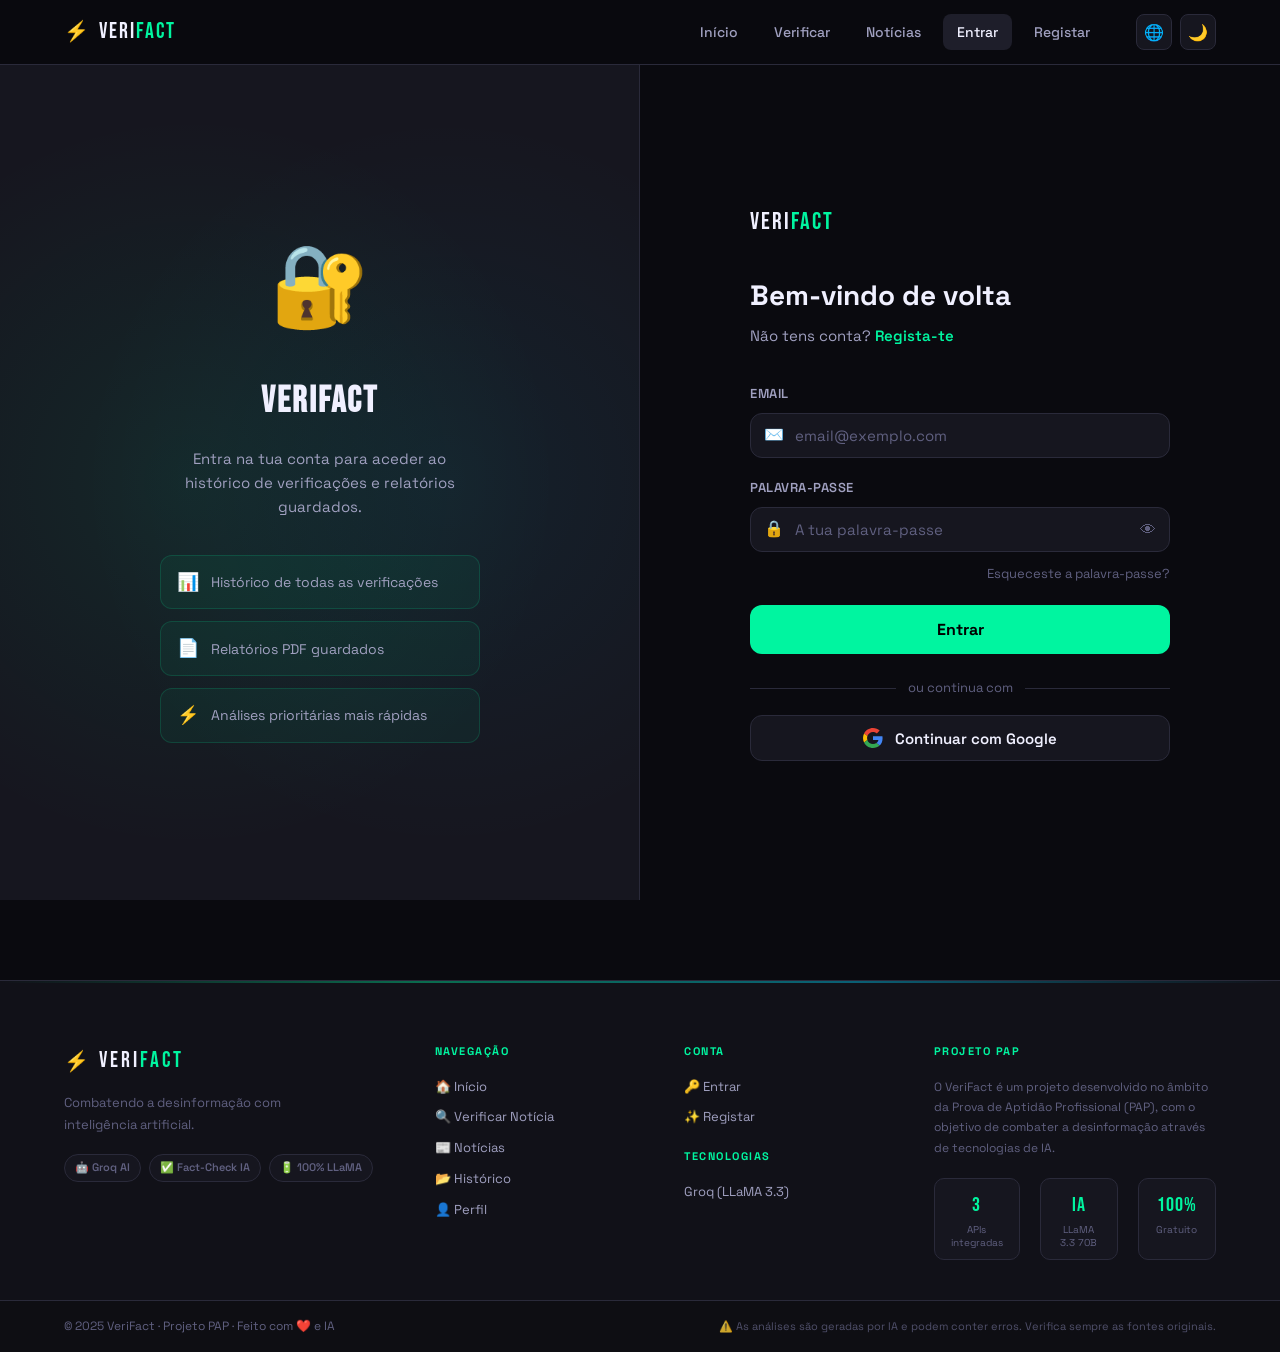
<file: fakenews-detector/pages/admin.html>
<!DOCTYPE html>
<html lang="pt" data-theme="dark">
<head>
  <meta charset="UTF-8"/>
  <meta name="viewport" content="width=device-width, initial-scale=1.0"/>
  <title>Painel Admin — VeriFact</title>
  <link rel="stylesheet" href="../css/global.css?v=3"/>
  <link rel="preconnect" href="https://fonts.googleapis.com">
  <link href="https://fonts.googleapis.com/css2?family=Space+Grotesk:wght@300;400;500;600;700&family=Bebas+Neue&family=JetBrains+Mono:wght@400;500&display=swap" rel="stylesheet">
  <style>
    body { background: var(--bg); color: var(--text); font-family: var(--font-main); }
    .admin-layout { display: flex; min-height: 100vh; padding-top: 64px; }

    /* Sidebar */
    .admin-sidebar {
      width: 220px; background: var(--surface); border-right: 1px solid var(--border);
      padding: 24px 0; position: fixed; top: 64px; left: 0; height: calc(100vh - 64px);
      display: flex; flex-direction: column; gap: 4px; z-index: 10;
    }
    .sidebar-title {
      font-size: 10px; font-weight: 700; letter-spacing: 2px; color: var(--text3);
      padding: 0 20px 12px; text-transform: uppercase; border-bottom: 1px solid var(--border); margin-bottom: 8px;
    }
    .sidebar-btn {
      display: flex; align-items: center; gap: 10px; padding: 10px 20px;
      color: var(--text2); font-size: 14px; font-weight: 500; cursor: pointer;
      border: none; background: none; width: 100%; text-align: left; transition: all 0.2s;
      border-left: 3px solid transparent;
    }
    .sidebar-btn:hover { background: var(--surface2); color: var(--text); }
    .sidebar-btn.active { color: var(--accent2); border-left-color: var(--accent2); background: rgba(0,212,255,0.06); }
    .sidebar-btn .sb-icon { font-size: 16px; width: 20px; text-align: center; }

    /* Main */
    .admin-main { margin-left: 220px; flex: 1; padding: 32px; max-width: calc(100vw - 220px); }

    /* Header */
    .admin-header { margin-bottom: 28px; }
    .admin-header h1 { font-family: var(--font-display); font-size: 28px; letter-spacing: 2px; color: var(--text); margin: 0 0 4px; }
    .admin-header p { color: var(--text3); font-size: 14px; margin: 0; }

    /* Stats grid */
    .stats-grid { display: grid; grid-template-columns: repeat(auto-fit, minmax(160px, 1fr)); gap: 16px; margin-bottom: 32px; }
    .stat-card {
      background: var(--surface); border: 1px solid var(--border); border-radius: 12px;
      padding: 20px; display: flex; flex-direction: column; gap: 6px;
    }
    .stat-card .stat-icon { font-size: 24px; }
    .stat-card .stat-num { font-size: 28px; font-weight: 700; color: var(--accent2); font-family: var(--font-mono); }
    .stat-card .stat-label { font-size: 12px; color: var(--text3); text-transform: uppercase; letter-spacing: 1px; }

    /* Secções */
    .admin-section { display: none; }
    .admin-section.active { display: block; }

    /* Tabelas */
    .admin-table-wrap { background: var(--surface); border: 1px solid var(--border); border-radius: 12px; overflow: hidden; }
    .admin-table-header { padding: 16px 20px; border-bottom: 1px solid var(--border); display: flex; align-items: center; justify-content: space-between; gap: 12px; }
    .admin-table-header h3 { margin: 0; font-size: 15px; color: var(--text); }
    .admin-search { background: var(--surface2); border: 1px solid var(--border); border-radius: 8px; padding: 8px 14px; color: var(--text); font-size: 13px; outline: none; width: 220px; }
    .admin-search:focus { border-color: var(--accent2); }
    table { width: 100%; border-collapse: collapse; }
    th { padding: 10px 16px; font-size: 11px; font-weight: 700; letter-spacing: 1px; text-transform: uppercase; color: var(--text3); background: var(--surface2); text-align: left; border-bottom: 1px solid var(--border); }
    td { padding: 12px 16px; font-size: 13px; color: var(--text2); border-bottom: 1px solid var(--border); vertical-align: middle; }
    tr:last-child td { border-bottom: none; }
    tr:hover td { background: rgba(255,255,255,0.02); }

    /* Badges */
    .badge { display: inline-block; padding: 3px 10px; border-radius: 20px; font-size: 11px; font-weight: 700; letter-spacing: 0.5px; }
    .badge-admin  { background: rgba(0,212,255,0.15); color: #00d4ff; }
    .badge-user   { background: rgba(160,160,192,0.12); color: #a0a0c0; }
    .badge-active { background: rgba(0,220,140,0.15); color: #00dc8c; }
    .badge-inactive { background: rgba(220,50,80,0.15); color: #dc3250; }
    .badge-fake   { background: rgba(220,50,80,0.15); color: #dc3250; }
    .badge-real   { background: rgba(0,220,140,0.15); color: #00dc8c; }
    .badge-suspicious { background: rgba(220,180,0,0.15); color: #dcb400; }

    /* Botões de ação */
    .btn-action { padding: 5px 12px; border-radius: 6px; font-size: 12px; font-weight: 600; cursor: pointer; border: 1px solid; transition: all 0.2s; }
    .btn-danger  { background: rgba(220,50,80,0.1);  border-color: rgba(220,50,80,0.3);  color: #dc3250; }
    .btn-danger:hover  { background: rgba(220,50,80,0.25); }
    .btn-warn    { background: rgba(220,180,0,0.1);  border-color: rgba(220,180,0,0.3);  color: #dcb400; }
    .btn-warn:hover    { background: rgba(220,180,0,0.25); }
    .btn-success { background: rgba(0,220,140,0.1);  border-color: rgba(0,220,140,0.3);  color: #00dc8c; }
    .btn-success:hover { background: rgba(0,220,140,0.25); }
    .btn-actions { display: flex; gap: 6px; }

    /* Paginação */
    .pagination { display: flex; align-items: center; justify-content: center; gap: 8px; padding: 16px; border-top: 1px solid var(--border); }
    .page-btn { padding: 6px 14px; border-radius: 6px; background: var(--surface2); border: 1px solid var(--border); color: var(--text2); cursor: pointer; font-size: 13px; transition: all 0.2s; }
    .page-btn:hover, .page-btn.active { background: var(--accent2); color: #000; border-color: var(--accent2); }
    .page-info { font-size: 13px; color: var(--text3); }

    /* Gráfico veredictos */
    .verdict-chart { display: flex; gap: 16px; flex-wrap: wrap; margin-top: 16px; }
    .verdict-bar-wrap { flex: 1; min-width: 120px; }
    .verdict-bar-label { font-size: 12px; color: var(--text3); margin-bottom: 6px; display: flex; justify-content: space-between; }
    .verdict-bar-bg { background: var(--surface2); border-radius: 4px; height: 8px; overflow: hidden; }
    .verdict-bar-fill { height: 100%; border-radius: 4px; transition: width 1s ease; }

    /* Avatar pequeno */
    .user-avatar { width: 32px; height: 32px; border-radius: 50%; background: var(--accent2); display: inline-flex; align-items: center; justify-content: center; font-size: 13px; font-weight: 700; color: #000; overflow: hidden; flex-shrink: 0; }
    .user-avatar img { width: 100%; height: 100%; object-fit: cover; }
    .user-cell { display: flex; align-items: center; gap: 10px; }

    .empty-msg { padding: 40px; text-align: center; color: var(--text3); font-size: 14px; }
    .loading-msg { padding: 40px; text-align: center; color: var(--text3); }

    @media (max-width: 768px) {
      .admin-sidebar { display: none; }
      .admin-main { margin-left: 0; max-width: 100vw; padding: 16px; }
    }
  </style>
</head>
<body>
  <nav class="navbar" id="navbar">
    <div class="nav-inner">
      <a href="../index.html" class="logo">
        <span class="logo-icon">⚡</span>
        <span class="logo-text">VERI<span class="accent">FACT</span></span>
      </a>
      <ul class="nav-links"></ul>
      <div class="nav-controls">
        <button class="ctrl-btn theme-toggle" id="themeToggle" title="Tema">🌙</button>
      </div>
    </div>
  </nav>

  <div class="admin-layout">
    <!-- Sidebar -->
    <aside class="admin-sidebar">
      <div class="sidebar-title">Painel Admin</div>
      <button class="sidebar-btn active" onclick="showSection('dashboard')" id="btn-dashboard">
        <span class="sb-icon">📊</span> Dashboard
      </button>
      <button class="sidebar-btn" onclick="showSection('users')" id="btn-users">
        <span class="sb-icon">👥</span> Utilizadores
      </button>
      <button class="sidebar-btn" onclick="showSection('scans')" id="btn-scans">
        <span class="sb-icon">🔍</span> Verificações
      </button>
      <div style="margin-top:auto;padding:16px 20px;border-top:1px solid var(--border)">
        <a href="../index.html" style="color:var(--text3);font-size:13px;text-decoration:none;">← Voltar ao site</a>
      </div>
    </aside>

    <!-- Main -->
    <main class="admin-main">

      <!-- DASHBOARD -->
      <section class="admin-section active" id="section-dashboard">
        <div class="admin-header">
          <h1>DASHBOARD</h1>
          <p>Visão geral da plataforma VeriFact</p>
        </div>
        <div class="stats-grid" id="statsGrid">
          <div class="stat-card"><div class="stat-icon">⏳</div><div class="stat-num">—</div><div class="stat-label">A carregar...</div></div>
        </div>
        <div class="admin-table-wrap" style="margin-top:8px">
          <div class="admin-table-header"><h3>Distribuição de Veredictos</h3></div>
          <div style="padding:20px" id="verdictChart"><div class="loading-msg">A carregar...</div></div>
        </div>
      </section>

      <!-- UTILIZADORES -->
      <section class="admin-section" id="section-users">
        <div class="admin-header">
          <h1>UTILIZADORES</h1>
          <p>Gerir todos os utilizadores registados</p>
        </div>
        <div class="admin-table-wrap">
          <div class="admin-table-header">
            <h3 id="usersTitle">Utilizadores</h3>
            <input class="admin-search" id="userSearch" placeholder="Pesquisar nome ou email..." oninput="searchUsers()"/>
          </div>
          <div id="usersTableWrap"><div class="loading-msg">A carregar...</div></div>
          <div class="pagination" id="usersPagination"></div>
        </div>
      </section>

      <!-- VERIFICAÇÕES -->
      <section class="admin-section" id="section-scans">
        <div class="admin-header">
          <h1>VERIFICAÇÕES</h1>
          <p>Todas as verificações feitas na plataforma</p>
        </div>
        <div class="admin-table-wrap">
          <div class="admin-table-header">
            <h3 id="scansTitle">Verificações</h3>
          </div>
          <div id="scansTableWrap"><div class="loading-msg">A carregar...</div></div>
          <div class="pagination" id="scansPagination"></div>
        </div>
      </section>

    </main>
  </div>

  <script src="../js/i18n.js?v=3"></script>
  <script src="../js/theme.js?v=3"></script>
  <script src="../js/api.js?v=3"></script>
  <script src="../js/auth.js?v=3"></script>
  <script>
    const _h = window.location.href;
    const ADMIN_API = (_h.includes('/fakenews-detector/')
      ? _h.split('/fakenews-detector/')[0]
      : window.location.origin) + '/fakenews-detector/backend/core/admin.php';

    let usersPage = 0, scansPage = 0;
    const PER_PAGE = 15;
    let searchTimer = null;

    // ── Verificar se é admin ──────────────────────────────
    document.addEventListener('DOMContentLoaded', async () => {
      const user = VF_getUser();
      if (!user || !VF_isLoggedIn()) {
        window.location.href = 'login.html'; return;
      }
      if (user.role !== 'admin') {
        document.body.innerHTML = '<div style="display:flex;align-items:center;justify-content:center;height:100vh;flex-direction:column;gap:16px"><div style="font-size:64px">🚫</div><div style="font-size:24px;font-weight:700">Acesso Negado</div><div style="color:#888">Não tens permissões de administrador.</div><a href="../index.html" style="margin-top:16px;color:#00d4ff">← Voltar ao início</a></div>';
        return;
      }
      loadDashboard();
      loadUsers();
      loadScans();
    });

    // ── Navegação sidebar ──────────────────────────────────
    function showSection(name) {
      document.querySelectorAll('.admin-section').forEach(s => s.classList.remove('active'));
      document.querySelectorAll('.sidebar-btn').forEach(b => b.classList.remove('active'));
      document.getElementById('section-' + name).classList.add('active');
      document.getElementById('btn-' + name).classList.add('active');
    }

    // ── Helpers ────────────────────────────────────────────
    function adminFetch(params) {
      const token = localStorage.getItem('vf_token') || '';
      return fetch(ADMIN_API + '?' + params + (token ? '&_token=' + token : ''), {
        headers: { 'Authorization': 'Bearer ' + token }
      }).then(r => r.json());
    }
    function adminPost(action, body) {
      const token = localStorage.getItem('vf_token') || '';
      return fetch(ADMIN_API + '?action=' + action + (token ? '&_token=' + token : ''), {
        method: 'POST', headers: { 'Content-Type': 'application/json', 'Authorization': 'Bearer ' + token },
        body: JSON.stringify(body)
      }).then(r => r.json());
    }
    function adminDelete(action, id) {
      const token = localStorage.getItem('vf_token') || '';
      return fetch(ADMIN_API + '?action=' + action + '&id=' + id + (token ? '&_token=' + token : ''), {
        method: 'DELETE', headers: { 'Authorization': 'Bearer ' + token }
      }).then(r => r.json());
    }

    // ── DASHBOARD ──────────────────────────────────────────
    async function loadDashboard() {
      const data = await adminFetch('action=stats');
      if (!data.success) return;
      const s = data.data;

      const verdictMap = {};
      (s.verdicts || []).forEach(v => verdictMap[v.verdict] = parseInt(v.total));
      const totalV = Object.values(verdictMap).reduce((a,b)=>a+b,0)||1;

      document.getElementById('statsGrid').innerHTML = `
        <div class="stat-card"><div class="stat-icon">👥</div><div class="stat-num">${s.total_users}</div><div class="stat-label">Utilizadores</div></div>
        <div class="stat-card"><div class="stat-icon">🔍</div><div class="stat-num">${s.total_scans}</div><div class="stat-label">Verificações</div></div>
        <div class="stat-card"><div class="stat-icon">📄</div><div class="stat-num">${s.total_reports}</div><div class="stat-label">Relatórios PDF</div></div>
        <div class="stat-card"><div class="stat-icon">📅</div><div class="stat-num">${s.scans_today}</div><div class="stat-label">Scans Hoje</div></div>
        <div class="stat-card"><div class="stat-icon">🆕</div><div class="stat-num">${s.users_this_week}</div><div class="stat-label">Novos (7 dias)</div></div>
        <div class="stat-card"><div class="stat-icon">📊</div><div class="stat-num">${s.avg_reliability}%</div><div class="stat-label">Média Fiabilidade</div></div>
      `;

      document.getElementById('verdictChart').innerHTML = `
        <div class="verdict-chart">
          ${[['fake','Falso','#dc3250'],['suspicious','Suspeito','#dcb400'],['real','Verdadeiro','#00dc8c']].map(([v,l,c])=>`
            <div class="verdict-bar-wrap">
              <div class="verdict-bar-label"><span>${l}</span><span style="color:${c};font-weight:700">${verdictMap[v]||0}</span></div>
              <div class="verdict-bar-bg"><div class="verdict-bar-fill" style="width:${Math.round(((verdictMap[v]||0)/totalV)*100)}%;background:${c}"></div></div>
            </div>
          `).join('')}
        </div>
        <div style="margin-top:16px;font-size:12px;color:var(--text3);text-align:right">${totalV} verificações no total</div>
      `;
    }

    // ── UTILIZADORES ───────────────────────────────────────
    async function loadUsers(page=0, search='') {
      usersPage = page;
      const data = await adminFetch(`action=users&limit=${PER_PAGE}&offset=${page*PER_PAGE}&search=${encodeURIComponent(search)}`);
      if (!data.success) { document.getElementById('usersTableWrap').innerHTML='<div class="empty-msg">Erro ao carregar.</div>'; return; }

      const { users, total } = data.data;
      document.getElementById('usersTitle').textContent = `Utilizadores (${total})`;

      if (!users.length) { document.getElementById('usersTableWrap').innerHTML='<div class="empty-msg">Nenhum utilizador encontrado.</div>'; return; }

      document.getElementById('usersTableWrap').innerHTML = `
        <table>
          <thead><tr><th>Utilizador</th><th>Email</th><th>Role</th><th>Estado</th><th>Scans</th><th>Registo</th><th>Ações</th></tr></thead>
          <tbody>${users.map(u => `
            <tr>
              <td><div class="user-cell">
                <div class="user-avatar">${u.avatar?'<img src="'+u.avatar+'">':u.name[0].toUpperCase()}</div>
                <span>${u.name}</span>
              </div></td>
              <td style="color:var(--text3)">${u.email}</td>
              <td><span class="badge badge-${u.role}">${u.role}</span></td>
              <td><span class="badge badge-${u.is_active?'active':'inactive'}">${u.is_active?'Ativo':'Inativo'}</span></td>
              <td style="font-family:var(--font-mono)">${u.total_scans}</td>
              <td style="color:var(--text3);font-size:12px">${new Date(u.created_at).toLocaleDateString('pt-PT')}</td>
              <td><div class="btn-actions">
                ${u.role!=='admin'?`<button class="btn-action btn-warn" onclick="toggleRole(${u.id},'${u.role}')">
                  ${u.role==='admin'?'→ User':'→ Admin'}
                </button>`:''}
                <button class="btn-action btn-warn" onclick="toggleUser(${u.id},this)">
                  ${u.is_active?'Desativar':'Ativar'}
                </button>
                ${u.role!=='admin'?`<button class="btn-action btn-danger" onclick="deleteUser(${u.id})">Apagar</button>`:''}
              </div></td>
            </tr>
          `).join('')}</tbody>
        </table>
      `;

      renderPagination('usersPagination', total, page, (p) => loadUsers(p, document.getElementById('userSearch').value));
    }

    function searchUsers() {
      clearTimeout(searchTimer);
      searchTimer = setTimeout(() => loadUsers(0, document.getElementById('userSearch').value), 400);
    }

    async function toggleRole(userId, currentRole) {
      const newRole = currentRole === 'admin' ? 'user' : 'admin';
      if (!confirm(`Alterar role para "${newRole}"?`)) return;
      const r = await adminPost('setRole', { user_id: userId, role: newRole });
      if (r.success) { VF_toast('Role atualizado!', 'success'); loadUsers(usersPage); }
      else VF_toast(r.error||'Erro', 'error');
    }

    async function toggleUser(userId, btn) {
      const r = await adminPost('toggleUser', { user_id: userId });
      if (r.success) { VF_toast('Estado atualizado!', 'success'); loadUsers(usersPage); }
      else VF_toast(r.error||'Erro', 'error');
    }

    async function deleteUser(userId) {
      if (!confirm('Apagar este utilizador? Esta ação é irreversível.')) return;
      const r = await adminDelete('deleteUser', userId);
      if (r.success) { VF_toast('Utilizador apagado.', 'success'); loadUsers(usersPage); loadDashboard(); }
      else VF_toast(r.error||'Erro', 'error');
    }

    // ── VERIFICAÇÕES ───────────────────────────────────────
    async function loadScans(page=0) {
      scansPage = page;
      const data = await adminFetch(`action=scans&limit=${PER_PAGE}&offset=${page*PER_PAGE}`);
      if (!data.success) { document.getElementById('scansTableWrap').innerHTML='<div class="empty-msg">Erro ao carregar.</div>'; return; }

      const { scans, total } = data.data;
      document.getElementById('scansTitle').textContent = `Verificações (${total})`;

      if (!scans.length) { document.getElementById('scansTableWrap').innerHTML='<div class="empty-msg">Nenhuma verificação encontrada.</div>'; return; }

      const vLabel = v => v==='fake'?'Falso':v==='real'?'Verdadeiro':'Suspeito';

      document.getElementById('scansTableWrap').innerHTML = `
        <table>
          <thead><tr><th>Texto</th><th>Veredicto</th><th>Fiabilidade</th><th>Utilizador</th><th>Data</th><th>Ações</th></tr></thead>
          <tbody>${scans.map(s => `
            <tr>
              <td style="max-width:280px;overflow:hidden;text-overflow:ellipsis;white-space:nowrap;color:var(--text2)"
                  title="${(s.input_text||'').replace(/"/g,'&quot;')}">${(s.input_text||'').slice(0,80)}${s.input_text?.length>80?'...':''}</td>
              <td><span class="badge badge-${s.verdict}">${vLabel(s.verdict)}</span></td>
              <td style="font-family:var(--font-mono);color:${s.verdict==='fake'?'#dc3250':s.verdict==='real'?'#00dc8c':'#dcb400'}">${s.reliability}%</td>
              <td style="font-size:12px;color:var(--text3)">${s.user_name||'—'}</td>
              <td style="font-size:12px;color:var(--text3)">${new Date(s.created_at).toLocaleDateString('pt-PT')}</td>
              <td><button class="btn-action btn-danger" onclick="deleteScan(${s.id})">Apagar</button></td>
            </tr>
          `).join('')}</tbody>
        </table>
      `;

      renderPagination('scansPagination', total, page, loadScans);
    }

    async function deleteScan(id) {
      if (!confirm('Apagar esta verificação?')) return;
      const r = await adminDelete('deleteScan', id);
      if (r.success) { VF_toast('Verificação apagada.', 'success'); loadScans(scansPage); loadDashboard(); }
      else VF_toast(r.error||'Erro', 'error');
    }

    // ── PAGINAÇÃO ──────────────────────────────────────────
    function renderPagination(elId, total, current, callback) {
      const totalPages = Math.ceil(total / PER_PAGE);
      if (totalPages <= 1) { document.getElementById(elId).innerHTML = ''; return; }
      let html = `<button class="page-btn" onclick="(${callback})(${current-1})" ${current===0?'disabled':''}>← Anterior</button>`;
      html += `<span class="page-info">Página ${current+1} de ${totalPages}</span>`;
      html += `<button class="page-btn" onclick="(${callback})(${current+1})" ${current>=totalPages-1?'disabled':''}>Próxima →</button>`;
      document.getElementById(elId).innerHTML = html;
    }
  </script>
</body>
</html>
</file>
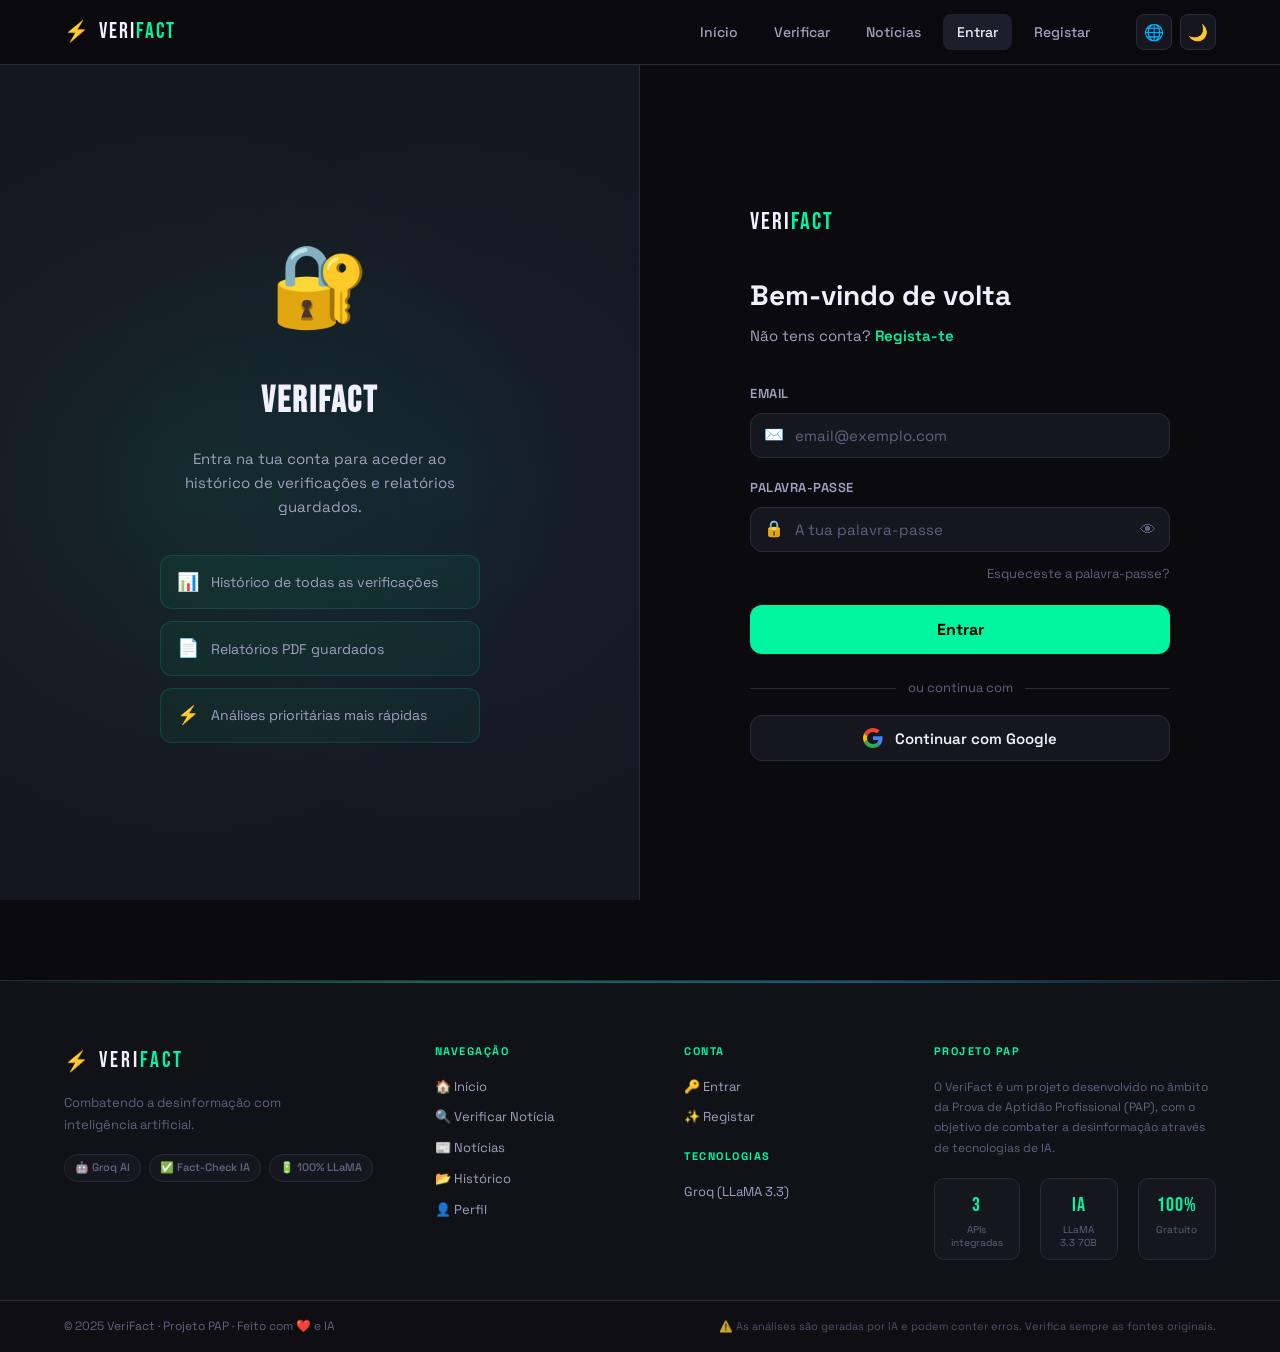
<file: fakenews-detector/pages/history.html>
﻿<!DOCTYPE html>
<html lang="pt" data-theme="dark">
<head>
  <meta charset="UTF-8"/>
  <meta name="viewport" content="width=device-width, initial-scale=1.0"/>
  <title>Histórico — VeriFact</title>
  <link rel="stylesheet" href="../css/global.css?v=2"/>
  <link rel="preconnect" href="https://fonts.googleapis.com">
  <link href="https://fonts.googleapis.com/css2?family=Space+Grotesk:wght@300;400;500;600;700&family=Bebas+Neue&family=JetBrains+Mono:wght@400;500&display=swap" rel="stylesheet">
  <style>
    .history-page { max-width:1000px; margin:0 auto; padding:100px 24px 80px; }
    .history-header { display:flex; align-items:center; justify-content:space-between; margin-bottom:36px; flex-wrap:wrap; gap:16px; }
    .history-title { font-family:var(--font-display); font-size:clamp(28px,5vw,48px); letter-spacing:2px; }
    .stats-row { display:grid; grid-template-columns:repeat(auto-fit,minmax(160px,1fr)); gap:16px; margin-bottom:36px; }
    .stat-card { background:var(--surface); border:1px solid var(--border); border-radius:var(--radius-lg); padding:20px; text-align:center; }
    .stat-card .num { font-family:var(--font-display); font-size:36px; letter-spacing:1px; }
    .stat-card .num.fake { color:var(--red); }
    .stat-card .num.real { color:var(--green); }
    .stat-card .num.suspicious { color:var(--yellow); }
    .stat-card .num.total { color:var(--accent2); }
    .stat-card .lbl { font-size:12px; color:var(--text3); text-transform:uppercase; letter-spacing:1px; margin-top:4px; }
    .scan-list { display:flex; flex-direction:column; gap:12px; }
    .scan-row { background:var(--surface); border:1px solid var(--border); border-radius:var(--radius-lg); padding:20px 24px; display:grid; grid-template-columns:auto 1fr auto auto; align-items:center; gap:16px; transition:all 0.2s; }
    .scan-row:hover { border-color:var(--border2); transform:translateX(4px); }
    .scan-verdict-dot { width:40px; height:40px; border-radius:50%; display:flex; align-items:center; justify-content:center; font-size:18px; flex-shrink:0; }
    .scan-verdict-dot.fake { background:rgba(255,51,102,0.15); }
    .scan-verdict-dot.real { background:rgba(0,245,160,0.15); }
    .scan-verdict-dot.suspicious { background:rgba(255,215,0,0.15); }
    .scan-preview { font-size:14px; color:var(--text2); white-space:nowrap; overflow:hidden; text-overflow:ellipsis; }
    .scan-meta { font-size:12px; color:var(--text3); font-family:var(--font-mono); margin-top:4px; }
    .scan-actions { display:flex; gap:8px; }
    .scan-action-btn { background:var(--surface2); border:1px solid var(--border); color:var(--text2); padding:6px 12px; border-radius:8px; font-size:12px; font-family:var(--font-main); cursor:pointer; transition:all 0.2s; white-space:nowrap; }
    .scan-action-btn:hover { border-color:var(--accent); color:var(--accent); }
    .scan-action-btn.danger:hover { border-color:var(--red); color:var(--red); }
    .empty-state { text-align:center; padding:80px 24px; color:var(--text3); }
    .empty-state .icon { font-size:64px; margin-bottom:16px; display:block; }
    .empty-state h3 { font-size:20px; font-weight:700; color:var(--text2); margin-bottom:8px; }
    .tabs-bar { display:flex; gap:8px; margin-bottom:28px; }
    .tab-pill { padding:8px 20px; border-radius:999px; font-size:13px; font-weight:600; border:1px solid var(--border); background:transparent; color:var(--text2); cursor:pointer; transition:all 0.2s; font-family:var(--font-main); }
    .tab-pill.active { background:var(--accent); color:#000; border-color:var(--accent); }
    .loading-state { text-align:center; padding:60px; color:var(--text3); }
    .pagination { display:flex; justify-content:center; gap:8px; margin-top:32px; }
    .page-btn { padding:8px 16px; border-radius:8px; border:1px solid var(--border); background:var(--surface); color:var(--text2); cursor:pointer; font-family:var(--font-main); font-size:14px; transition:all 0.2s; }
    .page-btn:hover, .page-btn.active { border-color:var(--accent); color:var(--accent); background:rgba(0,245,160,0.05); }
    @media(max-width:700px){ .scan-row{grid-template-columns:auto 1fr; gap:12px;} .scan-actions{grid-column:1/-1;} }
  </style>
</head>
<body>

  <!-- NAVBAR (preenchida dinamicamente pelo auth.js) -->
  <nav class="navbar" id="navbar">
    <div class="nav-inner">
      <a href="../index.html" class="logo">
        <span class="logo-icon">⚡</span>
        <span class="logo-text">VERI<span class="accent">FACT</span></span>
      </a>
      <ul class="nav-links"></ul>
      <div class="nav-controls">
        <div class="lang-select">
          <button class="ctrl-btn" id="langBtn" title="Idioma">🌐</button>
          <div class="lang-dropdown" id="langDropdown">
            <button onclick="setLang('pt')" class="lang-opt">🇵🇹 Português</button>
            <button onclick="setLang('en')" class="lang-opt">🇬🇧 English</button>
            <button onclick="setLang('es')" class="lang-opt">🇪🇸 Español</button>
            <button onclick="setLang('fr')" class="lang-opt">🇫🇷 Français</button>
          </div>
        </div>
        <button class="ctrl-btn theme-toggle" id="themeToggle" title="Tema">🌙</button>
        <button class="ctrl-btn mobile-menu-btn" id="mobileMenu">☰</button>
      </div>
    </div>
  </nav>

  <!-- MOBILE MENU (preenchido pelo auth.js) -->
  <div class="mobile-nav" id="mobileNav"></div>

  <main class="history-page">
    <div class="history-header">
      <h1 class="history-title">📂 Histórico</h1>
      <a href="scan.html" class="btn-primary">+ Nova Verificação</a>
    </div>

    <!-- Stats -->
    <div class="stats-row" id="statsRow">
      <div class="stat-card"><div class="num total" id="statTotal">—</div><div class="lbl">Total</div></div>
      <div class="stat-card"><div class="num fake" id="statFake">—</div><div class="lbl">Falsas</div></div>
      <div class="stat-card"><div class="num suspicious" id="statSuspicious">—</div><div class="lbl">Suspeitas</div></div>
      <div class="stat-card"><div class="num real" id="statReal">—</div><div class="lbl">Verdadeiras</div></div>
    </div>

    <!-- Tabs -->
    <div class="tabs-bar">
      <button class="tab-pill active" id="tabScans" onclick="showTab('scans')">🔍 Verificações</button>
      <button class="tab-pill" id="tabReports" onclick="showTab('reports')">📄 Relatórios PDF</button>
    </div>

    <!-- Scans list -->
    <div id="panelScans">
      <div class="loading-state" id="scansLoading">⏳ A carregar...</div>
      <div class="scan-list" id="scanList" style="display:none"></div>
      <div class="empty-state" id="scansEmpty" style="display:none">
        <span class="icon">🔍</span>
        <h3>Nenhuma verificação ainda</h3>
        <p>Faz a tua primeira verificação de notícias!</p>
        <br/><a href="scan.html" class="btn-primary">Verificar agora</a>
      </div>
      <div class="pagination" id="scansPagination"></div>
    </div>

    <!-- Reports list -->
    <div id="panelReports" style="display:none">
      <div class="loading-state" id="reportsLoading">⏳ A carregar...</div>
      <div class="scan-list" id="reportList" style="display:none"></div>
      <div class="empty-state" id="reportsEmpty" style="display:none">
        <span class="icon">📄</span>
        <h3>Nenhum relatório ainda</h3>
        <p>Gera um relatório PDF após uma verificação.</p>
      </div>
    </div>
  </main>

  <script src="../js/i18n.js"></script>
  <script src="../js/theme.js"></script>
  <script src="../js/api.js"></script>
  <script src="../js/auth.js"></script>
  <script>
    const LIMIT = 10;
    let scansOffset = 0;
    let scansTotal = 0;
    let currentTab = 'scans';

    function showTab(tab) {
      currentTab = tab;
      document.getElementById('tabScans').classList.toggle('active', tab === 'scans');
      document.getElementById('tabReports').classList.toggle('active', tab === 'reports');
      document.getElementById('panelScans').style.display = tab === 'scans' ? '' : 'none';
      document.getElementById('panelReports').style.display = tab === 'reports' ? '' : 'none';
    }

    function verdictIcon(v) {
      return { fake: '❌', real: '✅', suspicious: '⚠️' }[v] || '❓';
    }
    function verdictLabel(v) {
      return { fake: 'FALSO', real: 'VERDADEIRO', suspicious: 'SUSPEITO' }[v] || v;
    }
    function formatDate(d) {
      return new Date(d).toLocaleString('pt-PT', { day:'2-digit', month:'2-digit', year:'numeric', hour:'2-digit', minute:'2-digit' });
    }

    async function loadStats() {
      const res = await Scans.stats();
      if (res?.success) {
        const d = res.data;
        document.getElementById('statTotal').textContent      = d.total          ?? 0;
        document.getElementById('statFake').textContent       = d.fake_count     ?? 0;
        document.getElementById('statSuspicious').textContent = d.suspicious_count ?? 0;
        document.getElementById('statReal').textContent       = d.real_count     ?? 0;
      }
    }

    async function loadScans(offset = 0) {
      document.getElementById('scansLoading').style.display = '';
      document.getElementById('scanList').style.display = 'none';
      document.getElementById('scansEmpty').style.display = 'none';

      const res = await Scans.history(LIMIT, offset);
      document.getElementById('scansLoading').style.display = 'none';

      if (!res?.success) { VF_toast('Erro ao carregar verificações.', 'error'); return; }
      const { scans, total } = res.data;
      scansTotal = total; scansOffset = offset;

      if (!scans.length) { document.getElementById('scansEmpty').style.display = ''; return; }

      const list = document.getElementById('scanList');
      list.innerHTML = scans.map(s => `
        <div class="scan-row">
          <div class="scan-verdict-dot ${s.verdict}">${verdictIcon(s.verdict)}</div>
          <div style="min-width:0">
            <div class="scan-preview">${s.preview || s.input_content?.substring(0,120) || '(sem texto)'}</div>
            <div class="scan-meta">
              <span class="badge badge-${s.verdict==='fake'?'fake':s.verdict==='real'?'real':'suspicious'}">${verdictLabel(s.verdict)}</span>
              &nbsp;·&nbsp; ${s.reliability}% fiável
              &nbsp;·&nbsp; ${s.input_type==='url'?'🔗 URL':'📝 Texto'}
              &nbsp;·&nbsp; ${formatDate(s.created_at)}
            </div>
          </div>
          <div class="scan-actions">
            <button class="scan-action-btn danger" onclick="deleteScan(${s.id}, this)">🗑 Apagar</button>
          </div>
        </div>`).join('');
      list.style.display = 'flex';
      renderPagination(total, offset);
    }

    async function deleteScan(id, btn) {
      if (!confirm('Apagar esta verificação?')) return;
      btn.disabled = true;
      const res = await Scans.delete(id);
      if (res?.success) { VF_toast('Verificação apagada.', 'success'); loadScans(scansOffset); loadStats(); }
      else { VF_toast(res?.error || 'Erro ao apagar.', 'error'); btn.disabled = false; }
    }

    function renderPagination(total, offset) {
      const pages = Math.ceil(total / LIMIT);
      const current = Math.floor(offset / LIMIT);
      const pag = document.getElementById('scansPagination');
      if (pages <= 1) { pag.innerHTML = ''; return; }
      pag.innerHTML = Array.from({length: pages}, (_,i) =>
        `<button class="page-btn ${i===current?'active':''}" onclick="loadScans(${i*LIMIT})">${i+1}</button>`
      ).join('');
    }

    async function loadReports() {
      document.getElementById('reportsLoading').style.display = '';
      document.getElementById('reportList').style.display = 'none';
      document.getElementById('reportsEmpty').style.display = 'none';

      const res = await Reports.list(20, 0);
      document.getElementById('reportsLoading').style.display = 'none';

      if (!res?.success) { document.getElementById('reportsEmpty').style.display = ''; return; }
      const { reports } = res.data;
      if (!reports?.length) { document.getElementById('reportsEmpty').style.display = ''; return; }

      const list = document.getElementById('reportList');
      list.innerHTML = reports.map(r => `
        <div class="scan-row">
          <div class="scan-verdict-dot ${r.verdict}">📄</div>
          <div>
            <div class="scan-preview">${r.filename}</div>
            <div class="scan-meta">
              <span class="badge badge-${r.verdict==='fake'?'fake':r.verdict==='real'?'real':'suspicious'}">${verdictLabel(r.verdict)}</span>
              &nbsp;·&nbsp; ${r.file_size_kb||'?'} KB &nbsp;·&nbsp; ${r.download_count} downloads
              &nbsp;·&nbsp; ${formatDate(r.generated_at)}
            </div>
          </div>
          <div class="scan-actions">
            <button class="scan-action-btn danger" onclick="deleteReport(${r.id},this)">🗑 Apagar</button>
          </div>
        </div>`).join('');
      list.style.display = 'flex';
    }

    async function deleteReport(id, btn) {
      if (!confirm('Apagar este relatório?')) return;
      btn.disabled = true;
      const res = await Reports.delete(id);
      if (res?.success) { VF_toast('Relatório apagado.', 'success'); loadReports(); }
      else { VF_toast(res?.error||'Erro.','error'); btn.disabled=false; }
    }

    // Init — require login
    document.addEventListener('DOMContentLoaded', () => {
      // Verificar token localmente sem ir ao servidor
      if (!VF_isLoggedIn()) { window.location.href = 'login.html'; return; }
      loadStats();
      loadScans(0);
      loadReports();
    });
  </script>
  <footer class="footer">
    <div class="footer-main">

      <!-- Coluna 1: Brand -->
      <div class="footer-brand">
        <a href="../index.html" class="footer-logo">
          <span class="logo-icon">⚡</span>
          <span class="logo-text">VERI<span class="accent">FACT</span></span>
        </a>
        <p class="footer-tagline">Combatendo a desinformação com<br>inteligência artificial.</p>
        <div class="footer-badges">
          <span class="footer-badge">🤖 Groq AI</span>
          <span class="footer-badge">✅ Fact-Check IA</span>
          <span class="footer-badge">🔋 100% LLaMA</span>
        </div>
      </div>

      <!-- Coluna 2: Navegação -->
      <div class="footer-col">
        <div class="footer-col-title">Navegação</div>
        <ul class="footer-nav">
          <li><a href="../index.html">🏠 Início</a></li>
          <li><a href="scan.html">🔍 Verificar Notícia</a></li>
          <li><a href="news.html">📰 Notícias</a></li>
          <li><a href="history.html">📂 Histórico</a></li>
          <li><a href="profile.html">👤 Perfil</a></li>
        </ul>
      </div>

      <!-- Coluna 3: Conta -->
      <div class="footer-col">
        <div class="footer-col-title">Conta</div>
        <ul class="footer-nav">
          <li><a href="login.html">🔑 Entrar</a></li>
          <li><a href="register.html">✨ Registar</a></li>
        </ul>
        <div class="footer-col-title" style="margin-top:20px">Tecnologias</div>
        <ul class="footer-nav">
          <li><a href="https://groq.com" target="_blank">Groq (LLaMA 3.3)</a></li>
          
          
        </ul>
      </div>

      <!-- Coluna 4: Projeto -->
      <div class="footer-col">
        <div class="footer-col-title">Projeto PAP</div>
        <p class="footer-about">O VeriFact é um projeto desenvolvido no âmbito da Prova de Aptidão Profissional (PAP), com o objetivo de combater a desinformação através de tecnologias de IA.</p>
        <div class="footer-stats">
          <div class="footer-stat">
            <span class="footer-stat-num">3</span>
            <span class="footer-stat-label">APIs integradas</span>
          </div>
          <div class="footer-stat">
            <span class="footer-stat-num">IA</span>
            <span class="footer-stat-label">LLaMA 3.3 70B</span>
          </div>
          <div class="footer-stat">
            <span class="footer-stat-num">100%</span>
            <span class="footer-stat-label">Gratuito</span>
          </div>
        </div>
      </div>

    </div>

    <!-- Bottom bar -->
    <div class="footer-bottom">
      <div class="footer-bottom-inner">
        <span>© 2025 VeriFact · Projeto PAP · Feito com ❤️ e IA</span>
        <div class="footer-bottom-links">
          <span class="footer-disclaimer">⚠️ As análises são geradas por IA e podem conter erros. Verifica sempre as fontes originais.</span>
        </div>

      </div>
    </div>
  </footer>
</body>
</html>
</file>
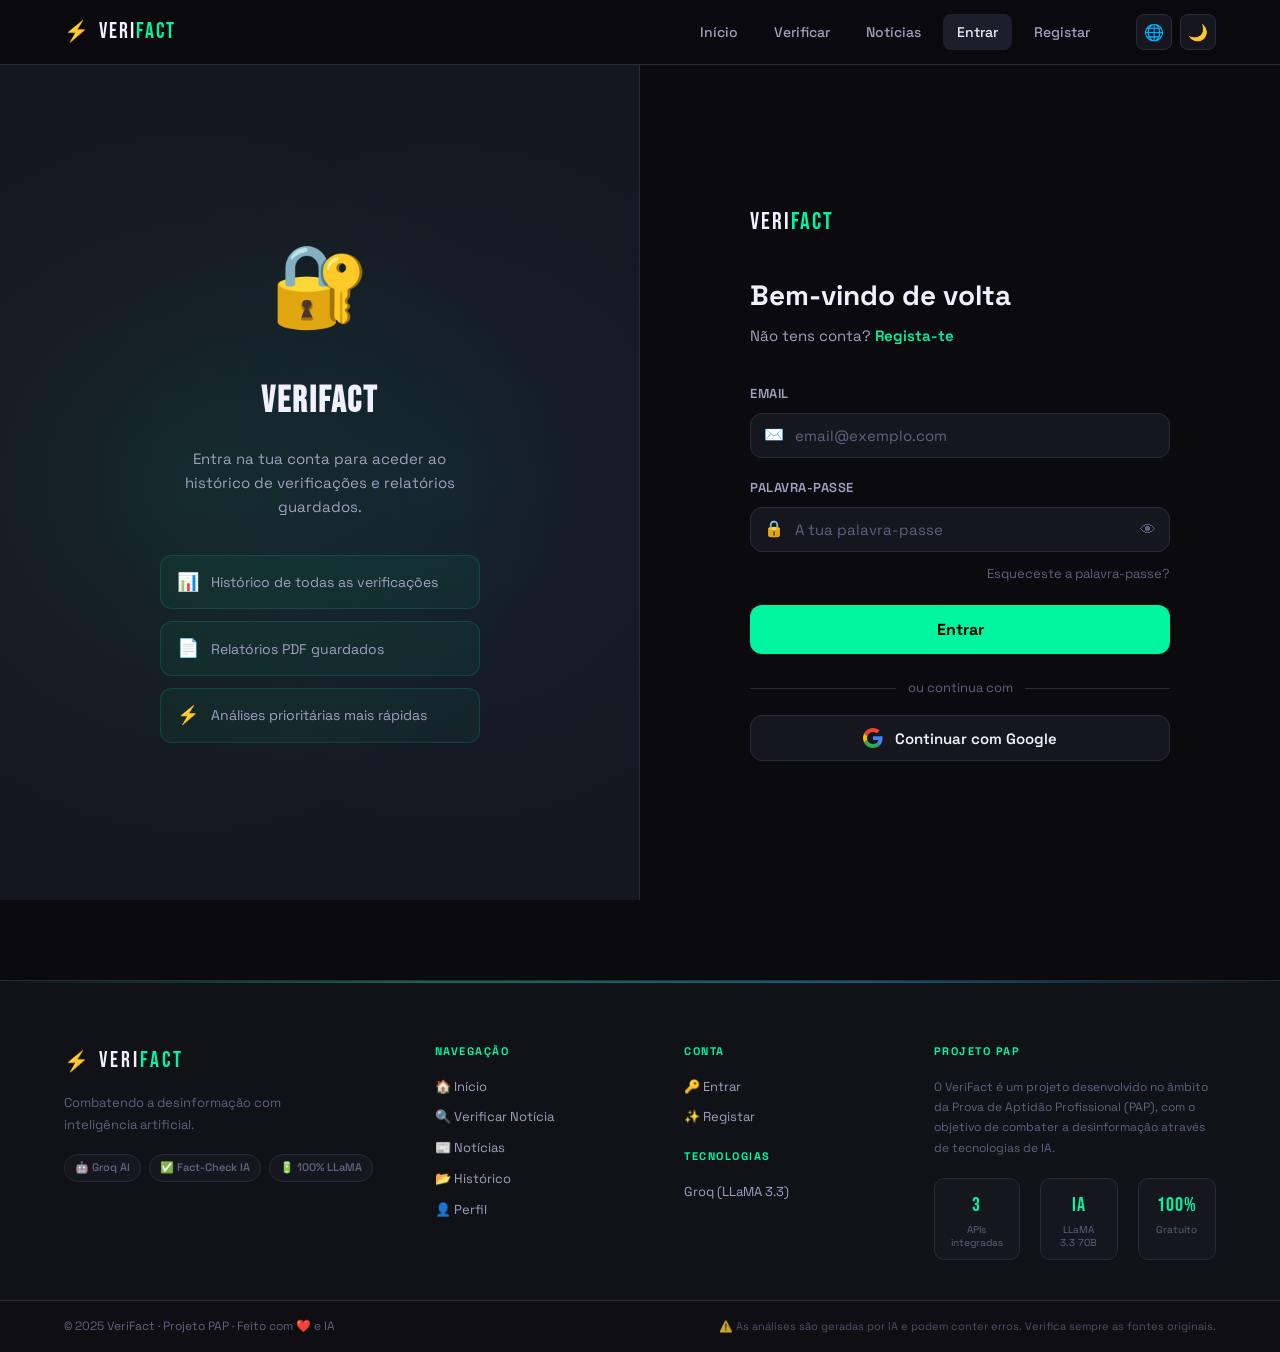
<file: fakenews-detector/pages/login.html>
﻿<!DOCTYPE html>
<html lang="pt" data-theme="dark">
<head>
  <meta charset="UTF-8"/>
  <meta name="viewport" content="width=device-width, initial-scale=1.0"/>
  <title>Entrar — VeriFact</title>
  <link rel="stylesheet" href="../css/global.css?v=2"/>
  <link rel="stylesheet" href="../css/auth.css"/>
  <link rel="preconnect" href="https://fonts.googleapis.com">
  <link href="https://fonts.googleapis.com/css2?family=Space+Grotesk:wght@300;400;500;600;700&family=Bebas+Neue&family=JetBrains+Mono:wght@400;500&display=swap" rel="stylesheet">
  <script src="https://accounts.google.com/gsi/client" async defer></script>
</head>
<body>

    <!-- NAVBAR (preenchida dinamicamente pelo auth.js) -->
  <nav class="navbar" id="navbar">
    <div class="nav-inner">
      <a href="../index.html" class="logo">
        <span class="logo-icon">⚡</span>
        <span class="logo-text">VERI<span class="accent">FACT</span></span>
      </a>
      <ul class="nav-links"></ul>
      <div class="nav-controls">
        <div class="lang-select">
          <button class="ctrl-btn" id="langBtn" title="Idioma">🌐</button>
          <div class="lang-dropdown" id="langDropdown">
            <button onclick="setLang('pt')" class="lang-opt">🇵🇹 Português</button>
            <button onclick="setLang('en')" class="lang-opt">🇬🇧 English</button>
            <button onclick="setLang('es')" class="lang-opt">🇪🇸 Español</button>
            <button onclick="setLang('fr')" class="lang-opt">🇫🇷 Français</button>
          </div>
        </div>
        <button class="ctrl-btn theme-toggle" id="themeToggle" title="Tema">🌙</button>
        <button class="ctrl-btn mobile-menu-btn" id="mobileMenu">☰</button>
      </div>
    </div>
  </nav>

  <!-- MOBILE MENU (preenchido pelo auth.js) -->
  <div class="mobile-nav" id="mobileNav"></div>

  <div class="auth-page">
    <!-- Visual side -->
    <div class="auth-visual">
      <div class="auth-visual-bg"></div>
      <div class="auth-visual-content">
        <span class="auth-visual-icon">🔐</span>
        <h2>VeriFact</h2>
        <p>Entra na tua conta para aceder ao histórico de verificações e relatórios guardados.</p>
        <div class="auth-visual-features">
          <div class="auth-feature">
            <span class="auth-feature-icon">📊</span>
            Histórico de todas as verificações
          </div>
          <div class="auth-feature">
            <span class="auth-feature-icon">📄</span>
            Relatórios PDF guardados
          </div>
          <div class="auth-feature">
            <span class="auth-feature-icon">⚡</span>
            Análises prioritárias mais rápidas
          </div>
        </div>
      </div>
    </div>

    <!-- Form side -->
    <div class="auth-form-section">
      <div class="auth-form-box">
        <a href="../index.html" class="auth-logo-top">
          VERI<span class="accent">FACT</span>
        </a>
        <h1 class="auth-title" data-i18n="login_title">Bem-vindo de volta</h1>
        <p class="auth-sub">
          <span data-i18n="login_sub">Não tens conta? </span>
          <a href="register.html" data-i18n="login_sub2">Regista-te</a>
        </p>

        <div id="loginError" class="form-error"></div>

        <form class="auth-form" id="loginForm" novalidate>
          <div class="form-group">
            <label class="form-label" data-i18n="label_email">Email</label>
            <div class="input-with-icon">
              <span class="input-icon">✉️</span>
              <input type="email" class="form-input" id="loginEmail"
                data-i18n-placeholder="ph_email" placeholder="email@exemplo.com" required autocomplete="email"/>
            </div>
          </div>

          <div class="form-group">
            <label class="form-label" data-i18n="label_password">Palavra-passe</label>
            <div class="input-with-icon">
              <span class="input-icon">🔒</span>
              <input type="password" class="form-input" id="loginPassword"
                placeholder="A tua palavra-passe" required autocomplete="current-password"/>
              <button type="button" class="pw-toggle" id="togglePw">👁</button>
            </div>
            <div class="forgot-link">
              <a href="forgot-password.html">Esqueceste a palavra-passe?</a>
            </div>
          </div>

          <button type="submit" class="auth-btn" id="loginBtn" data-i18n="login_btn">
            Entrar
          </button>
        </form>

        <!-- Divisor -->
        <div class="auth-divider">
          <span>ou continua com</span>
        </div>

        <!-- Login com Google -->
        <div id="g_id_onload"
          data-client_id="913609694524-0slri1aoutqpkk0n7303kkio4hb6igt4.apps.googleusercontent.com"
          data-callback="handleGoogleLogin"
          data-auto_prompt="false">
        </div>
        <button class="auth-google-btn" id="googleLoginBtn">
          <svg width="20" height="20" viewBox="0 0 48 48"><path fill="#EA4335" d="M24 9.5c3.54 0 6.71 1.22 9.21 3.6l6.85-6.85C35.9 2.38 30.47 0 24 0 14.62 0 6.51 5.38 2.56 13.22l7.98 6.19C12.43 13.72 17.74 9.5 24 9.5z"/><path fill="#4285F4" d="M46.98 24.55c0-1.57-.15-3.09-.38-4.55H24v9.02h12.94c-.58 2.96-2.26 5.48-4.78 7.18l7.73 6c4.51-4.18 7.09-10.36 7.09-17.65z"/><path fill="#FBBC05" d="M10.53 28.59c-.48-1.45-.76-2.99-.76-4.59s.27-3.14.76-4.59l-7.98-6.19C.92 16.46 0 20.12 0 24c0 3.88.92 7.54 2.56 10.78l7.97-6.19z"/><path fill="#34A853" d="M24 48c6.48 0 11.93-2.13 15.89-5.81l-7.73-6c-2.15 1.45-4.92 2.3-8.16 2.3-6.26 0-11.57-4.22-13.47-9.91l-7.98 6.19C6.51 42.62 14.62 48 24 48z"/><path fill="none" d="M0 0h48v48H0z"/></svg>
          Continuar com Google
        </button>


      </div>
    </div>
  </div>

  <script src="../js/i18n.js"></script>
  <script src="../js/theme.js"></script>
  <script src="../js/api.js"></script>
  <script src="../js/auth.js"></script>
  <footer class="footer">
    <div class="footer-main">

      <!-- Coluna 1: Brand -->
      <div class="footer-brand">
        <a href="../index.html" class="footer-logo">
          <span class="logo-icon">⚡</span>
          <span class="logo-text">VERI<span class="accent">FACT</span></span>
        </a>
        <p class="footer-tagline">Combatendo a desinformação com<br>inteligência artificial.</p>
        <div class="footer-badges">
          <span class="footer-badge">🤖 Groq AI</span>
          <span class="footer-badge">✅ Fact-Check IA</span>
          <span class="footer-badge">🔋 100% LLaMA</span>
        </div>
      </div>

      <!-- Coluna 2: Navegação -->
      <div class="footer-col">
        <div class="footer-col-title">Navegação</div>
        <ul class="footer-nav">
          <li><a href="../index.html">🏠 Início</a></li>
          <li><a href="scan.html">🔍 Verificar Notícia</a></li>
          <li><a href="news.html">📰 Notícias</a></li>
          <li><a href="history.html">📂 Histórico</a></li>
          <li><a href="profile.html">👤 Perfil</a></li>
        </ul>
      </div>

      <!-- Coluna 3: Conta -->
      <div class="footer-col">
        <div class="footer-col-title">Conta</div>
        <ul class="footer-nav">
          <li><a href="login.html">🔑 Entrar</a></li>
          <li><a href="register.html">✨ Registar</a></li>
        </ul>
        <div class="footer-col-title" style="margin-top:20px">Tecnologias</div>
        <ul class="footer-nav">
          <li><a href="https://groq.com" target="_blank">Groq (LLaMA 3.3)</a></li>
          
          
        </ul>
      </div>

      <!-- Coluna 4: Projeto -->
      <div class="footer-col">
        <div class="footer-col-title">Projeto PAP</div>
        <p class="footer-about">O VeriFact é um projeto desenvolvido no âmbito da Prova de Aptidão Profissional (PAP), com o objetivo de combater a desinformação através de tecnologias de IA.</p>
        <div class="footer-stats">
          <div class="footer-stat">
            <span class="footer-stat-num">3</span>
            <span class="footer-stat-label">APIs integradas</span>
          </div>
          <div class="footer-stat">
            <span class="footer-stat-num">IA</span>
            <span class="footer-stat-label">LLaMA 3.3 70B</span>
          </div>
          <div class="footer-stat">
            <span class="footer-stat-num">100%</span>
            <span class="footer-stat-label">Gratuito</span>
          </div>
        </div>
      </div>

    </div>

    <!-- Bottom bar -->
    <div class="footer-bottom">
      <div class="footer-bottom-inner">
        <span>© 2025 VeriFact · Projeto PAP · Feito com ❤️ e IA</span>
        <div class="footer-bottom-links">
          <span class="footer-disclaimer">⚠️ As análises são geradas por IA e podem conter erros. Verifica sempre as fontes originais.</span>
        </div>

      </div>
    </div>
  </footer>
</body>
</html>
</file>
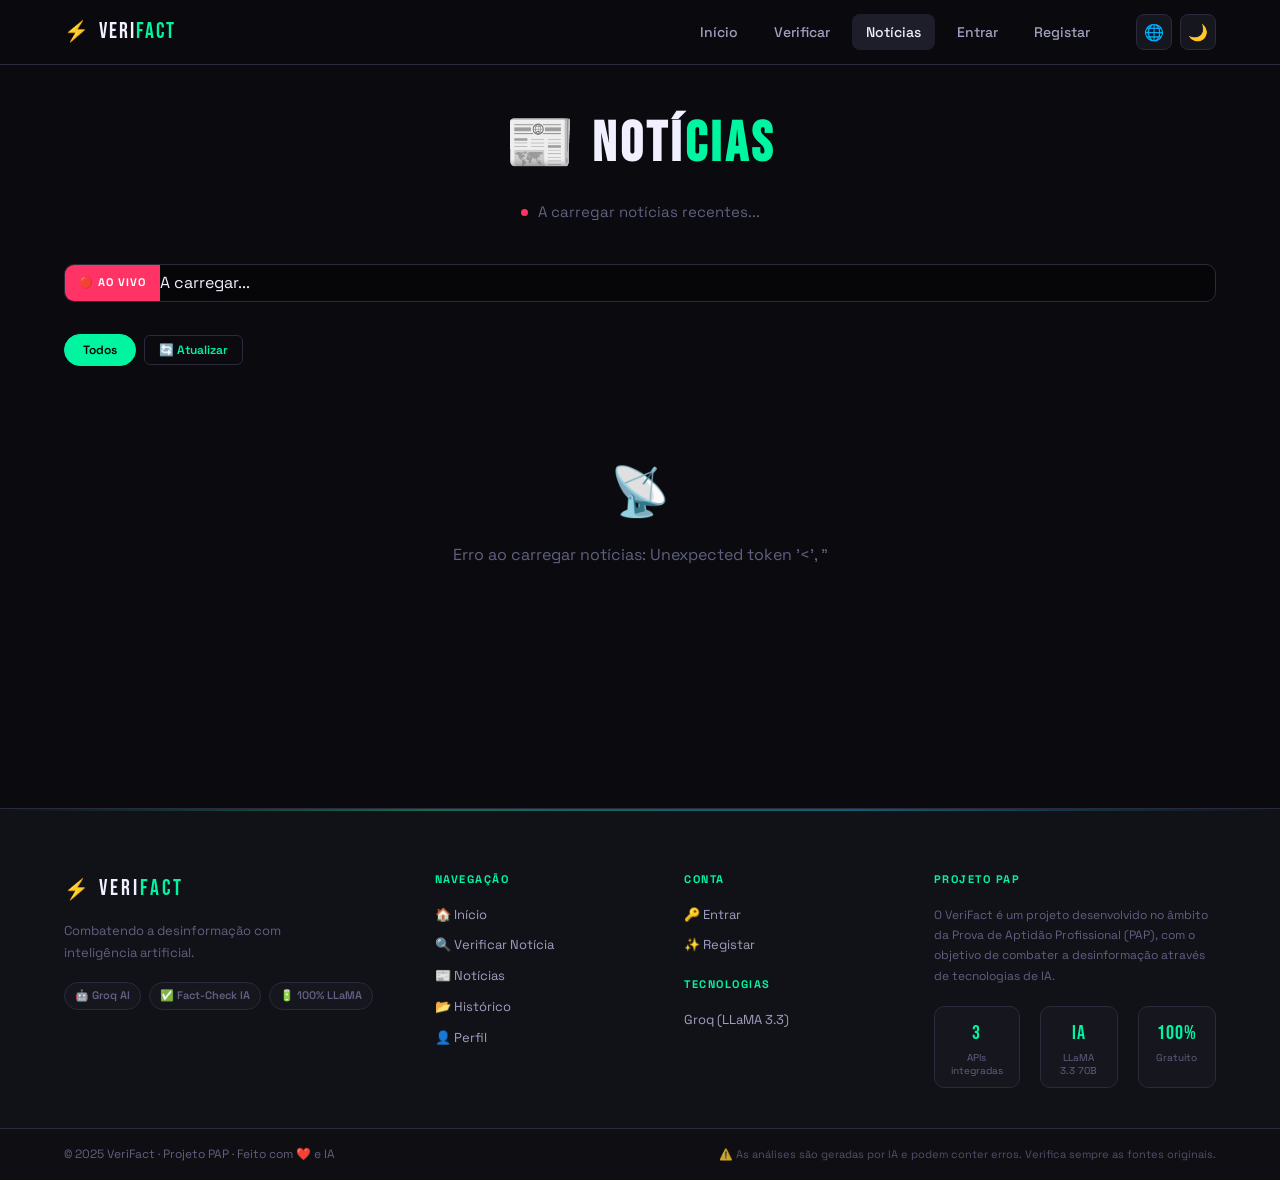
<file: fakenews-detector/pages/news.html>
﻿<!DOCTYPE html>
<html lang="pt" data-theme="dark">
<head>
  <meta charset="UTF-8"/>
  <meta name="viewport" content="width=device-width, initial-scale=1.0"/>
  <title>Notícias — VeriFact</title>
  <link rel="stylesheet" href="../css/global.css?v=2"/>
  <link rel="preconnect" href="https://fonts.googleapis.com">
  <link href="https://fonts.googleapis.com/css2?family=Space+Grotesk:wght@300;400;500;600;700&family=Bebas+Neue&family=JetBrains+Mono:wght@400;500&display=swap" rel="stylesheet">
  <style>
    body { background: var(--bg); color: var(--text); min-height: 100vh; }
    .page-wrap { max-width: 1200px; margin: 0 auto; padding: 100px 24px 60px; }

    /* Header */
    .news-page-header { text-align: center; margin-bottom: 40px; }
    .news-page-title  { font-family: var(--font-display); font-size: clamp(32px,6vw,56px); letter-spacing: 4px; color: var(--text); margin-bottom: 10px; }
    .news-page-title span { color: var(--accent); }
    .news-page-sub    { color: var(--text3); font-size: 15px; }

    /* Ticker */
    .news-ticker-wrap { display:flex; align-items:center; background:rgba(0,0,0,.4); border:1px solid var(--border); border-radius:10px; overflow:hidden; margin-bottom:32px; height:38px; }
    .ticker-label     { flex-shrink:0; background:#ff3366; color:#fff; font-size:11px; font-weight:700; letter-spacing:1px; padding:0 14px; height:100%; display:flex; align-items:center; }
    .ticker-viewport  { flex:1; overflow:hidden; height:100%; display:flex; align-items:center; }
    .ticker-track     { display:flex; align-items:center; white-space:nowrap; animation:tickerScroll 60s linear infinite; }
    .ticker-track:hover { animation-play-state:paused; cursor:pointer; }
    .ticker-item      { font-size:13px; color:var(--text2); padding:0 24px; transition:color .2s; }
    .ticker-item:hover { color:var(--accent); }
    .ticker-sep       { color:var(--accent); padding:0 8px; }
    .ticker-cat       { font-size:10px; font-weight:700; color:var(--accent2); background:rgba(0,212,255,.1); border-radius:4px; padding:1px 6px; margin-right:6px; }
    @keyframes tickerScroll { 0%{transform:translateX(0)} 100%{transform:translateX(-50%)} }

    /* Filtros */
    .news-filters { display:flex; gap:8px; flex-wrap:wrap; margin-bottom:28px; align-items:center; }
    .news-filter-btn { background:var(--surface); border:1px solid var(--border); color:var(--text2); border-radius:999px; padding:7px 18px; font-size:12px; font-weight:600; cursor:pointer; transition:all .2s; }
    .news-filter-btn:hover { border-color:var(--accent); color:var(--accent); }
    .news-filter-btn.active { background:var(--accent); border-color:var(--accent); color:#000; }
    .news-count { margin-left:auto; font-size:12px; color:var(--text3); }

    /* Grelha */
    .news-grid { display:grid; grid-template-columns:repeat(auto-fill,minmax(300px,1fr)); gap:20px; }

    /* Card */
    .news-card { background:var(--surface); border:1px solid var(--border); border-radius:14px; overflow:hidden; cursor:pointer; transition:transform .25s,border-color .25s,box-shadow .25s; display:flex; flex-direction:column; animation:fadeUp .4s ease both; }
    .news-card:hover { transform:translateY(-4px); border-color:var(--accent); box-shadow:0 8px 32px rgba(0,245,160,.1); }
    .news-card-img { height:180px; background-size:cover; background-position:center; position:relative; flex-shrink:0; }
    .news-card-img--placeholder { background:linear-gradient(135deg,var(--surface2),var(--bg3)); display:flex; align-items:center; justify-content:center; }
    .news-card-img--placeholder span { font-size:52px; opacity:.25; }
    .news-card-cat { position:absolute; top:10px; left:10px; font-size:10px; font-weight:700; letter-spacing:.5px; padding:3px 10px; border-radius:999px; border:1px solid; backdrop-filter:blur(4px); }
    .news-card-body { padding:16px; display:flex; flex-direction:column; flex:1; gap:6px; }
    .news-card-source { font-size:11px; font-weight:700; color:var(--text3); text-transform:uppercase; letter-spacing:.5px; }
    .news-card-title { font-size:15px; font-weight:700; color:var(--text); line-height:1.45; display:-webkit-box; -webkit-line-clamp:3; -webkit-box-orient:vertical; overflow:hidden; }
    .news-card-snippet { font-size:12px; color:var(--text3); line-height:1.5; flex:1; display:-webkit-box; -webkit-line-clamp:2; -webkit-box-orient:vertical; overflow:hidden; }
    .news-card-footer { display:flex; align-items:center; justify-content:space-between; gap:8px; margin-top:auto; padding-top:12px; border-top:1px solid var(--border); }
    .news-card-date { font-size:11px; color:var(--text3); }
    .news-card-actions { display:flex; gap:8px; align-items:center; }
    .news-card-read { font-size:11px; color:var(--accent2); text-decoration:none; font-weight:600; }
    .news-card-read:hover { text-decoration:underline; }
    .news-card-verify { background:var(--accent); color:#000; border:none; border-radius:6px; padding:5px 12px; font-size:11px; font-weight:700; cursor:pointer; transition:opacity .2s; }
    .news-card-verify:hover { opacity:.85; }

    /* Skeleton */
    .news-skeleton { background:linear-gradient(90deg,var(--surface) 25%,var(--surface2) 50%,var(--surface) 75%); background-size:200% 100%; animation:shimmer 1.6s infinite; border-radius:14px; height:340px; }
    @keyframes shimmer { 0%{background-position:200% 0} 100%{background-position:-200% 0} }

    /* Load more */
    .load-more-wrap { text-align:center; margin-top:40px; }
    .btn-load-more { background:var(--surface); border:1px solid var(--border); color:var(--text); border-radius:10px; padding:13px 40px; font-size:14px; font-weight:600; cursor:pointer; transition:all .2s; }
    .btn-load-more:hover { border-color:var(--accent); color:var(--accent); }

    /* Refresh btn */
    .btn-refresh { background:none; border:1px solid var(--border); color:var(--accent); border-radius:6px; padding:6px 14px; font-size:12px; font-weight:600; cursor:pointer; transition:all .2s; }
    .btn-refresh:hover { background:rgba(0,245,160,.08); }

    .news-live-dot { display:inline-block; width:7px; height:7px; background:#ff3366; border-radius:50%; margin-right:6px; vertical-align:middle; animation:livePulse 1.5s ease-in-out infinite; }
    @keyframes livePulse { 0%,100%{opacity:1;transform:scale(1)} 50%{opacity:.4;transform:scale(.8)} }
    @keyframes fadeUp { from{opacity:0;transform:translateY(16px)} to{opacity:1;transform:translateY(0)} }

    /* Empty state */
    .empty-state { grid-column:1/-1; text-align:center; padding:60px 20px; color:var(--text3); }
    .empty-state-icon { font-size:48px; margin-bottom:12px; }
  </style>
</head>
<body>

  <nav class="navbar" id="navbar">
    <div class="nav-inner">
      <a href="../index.html" class="logo">
        <span class="logo-icon">⚡</span>
        <span class="logo-text">VERI<span class="accent">FACT</span></span>
      </a>
      <ul class="nav-links"></ul>
      <div class="nav-controls">
        <div class="lang-select">
          <button class="ctrl-btn" id="langBtn" title="Idioma">🌐</button>
          <div class="lang-dropdown" id="langDropdown">
            <button onclick="setLang('pt')" class="lang-opt">🇵🇹 Português</button>
            <button onclick="setLang('en')" class="lang-opt">🇬🇧 English</button>
            <button onclick="setLang('es')" class="lang-opt">🇪🇸 Español</button>
            <button onclick="setLang('fr')" class="lang-opt">🇫🇷 Français</button>
          </div>
        </div>
        <button class="ctrl-btn theme-toggle" id="themeToggle" title="Tema">🌙</button>
        <button class="ctrl-btn mobile-menu-btn" id="mobileMenu">☰</button>
      </div>
    </div>
  </nav>
  <div class="mobile-nav" id="mobileNav"></div>

  <div class="page-wrap">
    <!-- Header -->
    <div class="news-page-header">
      <h1 class="news-page-title">📰 NOTÍ<span>CIAS</span></h1>
      <p class="news-page-sub">
        <span class="news-live-dot"></span>
        <span id="newsPageSub">A carregar notícias recentes...</span>
      </p>
    </div>

    <!-- Ticker -->
    <div class="news-ticker-wrap">
      <span class="ticker-label">🔴 AO VIVO</span>
      <div class="ticker-viewport">
        <div id="newsTicker">A carregar...</div>
      </div>
    </div>

    <!-- Filtros -->
    <div class="news-filters" id="newsFilters">
      <button class="news-filter-btn active" onclick="setFilter('Todos')">Todos</button>
      <button class="btn-refresh" id="refreshBtn" onclick="refreshNews()">🔄 Atualizar</button>
      <span class="news-count" id="newsCount"></span>
    </div>

    <!-- Grelha -->
    <div class="news-grid" id="newsGrid">
      <div class="news-skeleton"></div>
      <div class="news-skeleton"></div>
      <div class="news-skeleton"></div>
      <div class="news-skeleton"></div>
      <div class="news-skeleton"></div>
      <div class="news-skeleton"></div>
    </div>

    <!-- Carregar mais -->
    <div class="load-more-wrap">
      <button class="btn-load-more" id="loadMoreBtn" style="display:none" onclick="loadMoreCards()">
        Carregar mais notícias ↓
      </button>
    </div>
  </div>

  <script src="../js/i18n.js"></script>
  <script src="../js/theme.js"></script>
  <script src="../js/api.js"></script>
  <script src="../js/auth.js"></script>
  <script>
    const NEWS_CACHE_KEY = 'vf_news_v5';
    const NEWS_CACHE_TTL = 6 * 60 * 60 * 1000;
    const PER_PAGE = 9;
    let allNews = [], filteredNews = [], newsOffset = 0, activeFilter = 'Todos';

    function getProxyUrl() {
      const base = window.location.href.split('/fakenews-detector/')[0];
      return base + '/fakenews-detector/backend/core/news.php';
    }
    function getCached() {
      try { const r = JSON.parse(localStorage.getItem(NEWS_CACHE_KEY)||'null'); return (r && Date.now()-r.ts < NEWS_CACHE_TTL) ? r.articles : null; } catch { return null; }
    }
    function setCache(a) { try { localStorage.setItem(NEWS_CACHE_KEY, JSON.stringify({ts:Date.now(),articles:a})); } catch {} }

    const catColors = {'Saúde':'#ff6b9d','Tecnologia':'#00d4ff','Política':'#a78bfa','Economia':'#fbbf24','Ciência':'#34d399','Desporto':'#fb923c','Fact-Check':'#f87171','Mundo':'#94a3b8'};

    function normalize(a) {
      const ms = Date.now() - new Date(a.publishedAt);
      const h  = Math.round(ms/3600000);
      const age = h<1?'Agora mesmo':h<24?'Há '+h+'h':h<48?'Ontem':'Há '+Math.round(h/24)+'d';
      const text = ((a.title||'')+(a.description||'')).toLowerCase();
      const cat =
        /saúde|médic|vírus|covid|vacin|cancer|hospital/.test(text)         ?'Saúde':
        /tecnolog|inteligência artificial|robot|software|hacker|cyber|ia /.test(text)?'Tecnologia':
        /polít|govern|eleição|parlamento|presidente|ministro/.test(text)   ?'Política':
        /economia|banco|euro|inflação|mercado|bolsa/.test(text)            ?'Economia':
        /ciência|estudo|investigação|descobert|universidade|espaço/.test(text)?'Ciência':
        /desport|futebol|sport|jogo|campeonato/.test(text)                 ?'Desporto':
        /fake news|desinformação|fact.check|misinformation/.test(text)     ?'Fact-Check':'Mundo';
      return { title:a.title||'Sem título', source:a.source?.name||'Internacional', snippet:a.description||'', url:a.url||'#', image:a.urlToImage||null, date:age, category:cat };
    }

    function renderCard(n) {
      const enc   = encodeURIComponent(n.title.slice(0,200));
      const color = catColors[n.category]||'#94a3b8';
      return `<div class="news-card" onclick="goToScan('${enc}')">
        <div class="news-card-img ${n.image?'':'news-card-img--placeholder'}" ${n.image?'style="background-image:url(\''+n.image+'\')"':''}>
          ${!n.image?'<span>'+n.category[0]+'</span>':''}
          <div class="news-card-cat" style="background:${color}20;color:${color};border-color:${color}40">${n.category}</div>
        </div>
        <div class="news-card-body">
          <div class="news-card-source">${n.source}</div>
          <div class="news-card-title">${n.title}</div>
          ${n.snippet?'<div class="news-card-snippet">'+n.snippet+'</div>':''}
          <div class="news-card-footer">
            <span class="news-card-date">🕐 ${n.date}</span>
            <div class="news-card-actions">
              ${n.url!=='#'?'<a href="'+n.url+'" target="_blank" class="news-card-read" onclick="event.stopPropagation()">Ler →</a>':''}
              <button class="news-card-verify" onclick="event.stopPropagation();goToScan('${enc}')">Verificar</button>
            </div>
          </div>
        </div>
      </div>`;
    }

    function buildTicker() {
      const t = document.getElementById('newsTicker'); if (!t||!allNews.length) return;
      const items = allNews.slice(0,15).map(n=>`<span class="ticker-item" onclick="goToScan('${encodeURIComponent(n.title.slice(0,200))}')" style="cursor:pointer"><span class="ticker-cat">${n.category}</span>${n.title}</span>`).join('<span class="ticker-sep">◆</span>');
      t.innerHTML = '<div class="ticker-track">'+items+'<span class="ticker-sep">◆</span>'+items+'</div>';
    }

    function buildFilters() {
      const wrap = document.getElementById('newsFilters'); if (!wrap) return;
      const cats = ['Todos',...new Set(allNews.map(n=>n.category))].slice(0,9);
      const btns = cats.map(cat=>`<button class="news-filter-btn ${cat===activeFilter?'active':''}" onclick="setFilter('${cat}')">${cat}</button>`).join('');
      wrap.innerHTML = btns + '<button class="btn-refresh" onclick="refreshNews()">🔄 Atualizar</button><span class="news-count" id="newsCount">'+filteredNews.length+' notícias</span>';
    }

    function setFilter(cat) {
      activeFilter = cat;
      filteredNews = cat==='Todos' ? allNews : allNews.filter(n=>n.category===cat);
      newsOffset = 0;
      document.getElementById('newsGrid').innerHTML = '';
      loadMoreCards();
      buildFilters();
      document.getElementById('newsCount').textContent = filteredNews.length + ' notícias';
    }

    function loadMoreCards() {
      const grid = document.getElementById('newsGrid');
      const btn  = document.getElementById('loadMoreBtn');
      filteredNews.slice(newsOffset, newsOffset+PER_PAGE).forEach((n,i) => {
        const d = document.createElement('div'); d.innerHTML = renderCard(n);
        const card = d.firstElementChild; card.style.animationDelay=(i*.07)+'s';
        grid.appendChild(card);
      });
      newsOffset += PER_PAGE;
      if (btn) btn.style.display = newsOffset >= filteredNews.length ? 'none' : '';
    }

    function goToScan(enc) {
      sessionStorage.setItem('vf_scan_text', decodeURIComponent(enc));
      window.location.href = 'scan.html';
    }

    async function refreshNews() {
      localStorage.removeItem(NEWS_CACHE_KEY);
      document.getElementById('newsGrid').innerHTML = Array(6).fill('<div class="news-skeleton"></div>').join('');
      await loadNews();
    }

    async function loadNews() {
      try {
        let raw = getCached();
        let cached = true;
        if (!raw) {
          const r = await fetch(getProxyUrl(), {signal:AbortSignal.timeout(15000)});
          const data = await r.json();
          if (!data.success) throw new Error(data.error||'Erro API');
          raw = data.articles; cached = false;
          setCache(raw);
        }
        const valid = raw.filter(a=>a.title&&a.title!=='[Removed]'&&(a.source?.name||'')!=='[Removed]');
        allNews = valid.map(normalize);
        filteredNews = allNews;
        newsOffset = 0;
        document.getElementById('newsGrid').innerHTML = '';
        buildFilters();
        loadMoreCards();
        buildTicker();
        const now = new Date().toLocaleTimeString('pt-PT',{hour:'2-digit',minute:'2-digit'});
        const sub = document.getElementById('newsPageSub');
        if (sub) sub.textContent = allNews.length + ' artigos · Atualizado às '+now+(cached?' (cache)':'');
      } catch(e) {
        document.getElementById('newsGrid').innerHTML = '<div class="empty-state"><div class="empty-state-icon">📡</div><div>Erro ao carregar notícias: '+e.message+'</div></div>';
      }
    }

    document.addEventListener('DOMContentLoaded', loadNews);
  </script>
  <footer class="footer">
    <div class="footer-main">

      <!-- Coluna 1: Brand -->
      <div class="footer-brand">
        <a href="../index.html" class="footer-logo">
          <span class="logo-icon">⚡</span>
          <span class="logo-text">VERI<span class="accent">FACT</span></span>
        </a>
        <p class="footer-tagline">Combatendo a desinformação com<br>inteligência artificial.</p>
        <div class="footer-badges">
          <span class="footer-badge">🤖 Groq AI</span>
          <span class="footer-badge">✅ Fact-Check IA</span>
          <span class="footer-badge">🔋 100% LLaMA</span>
        </div>
      </div>

      <!-- Coluna 2: Navegação -->
      <div class="footer-col">
        <div class="footer-col-title">Navegação</div>
        <ul class="footer-nav">
          <li><a href="../index.html">🏠 Início</a></li>
          <li><a href="scan.html">🔍 Verificar Notícia</a></li>
          <li><a href="news.html">📰 Notícias</a></li>
          <li><a href="history.html">📂 Histórico</a></li>
          <li><a href="profile.html">👤 Perfil</a></li>
        </ul>
      </div>

      <!-- Coluna 3: Conta -->
      <div class="footer-col">
        <div class="footer-col-title">Conta</div>
        <ul class="footer-nav">
          <li><a href="login.html">🔑 Entrar</a></li>
          <li><a href="register.html">✨ Registar</a></li>
        </ul>
        <div class="footer-col-title" style="margin-top:20px">Tecnologias</div>
        <ul class="footer-nav">
          <li><a href="https://groq.com" target="_blank">Groq (LLaMA 3.3)</a></li>
          
          
        </ul>
      </div>

      <!-- Coluna 4: Projeto -->
      <div class="footer-col">
        <div class="footer-col-title">Projeto PAP</div>
        <p class="footer-about">O VeriFact é um projeto desenvolvido no âmbito da Prova de Aptidão Profissional (PAP), com o objetivo de combater a desinformação através de tecnologias de IA.</p>
        <div class="footer-stats">
          <div class="footer-stat">
            <span class="footer-stat-num">3</span>
            <span class="footer-stat-label">APIs integradas</span>
          </div>
          <div class="footer-stat">
            <span class="footer-stat-num">IA</span>
            <span class="footer-stat-label">LLaMA 3.3 70B</span>
          </div>
          <div class="footer-stat">
            <span class="footer-stat-num">100%</span>
            <span class="footer-stat-label">Gratuito</span>
          </div>
        </div>
      </div>

    </div>

    <!-- Bottom bar -->
    <div class="footer-bottom">
      <div class="footer-bottom-inner">
        <span>© 2025 VeriFact · Projeto PAP · Feito com ❤️ e IA</span>
        <div class="footer-bottom-links">
          <span class="footer-disclaimer">⚠️ As análises são geradas por IA e podem conter erros. Verifica sempre as fontes originais.</span>
        </div>

      </div>
    </div>
  </footer>
</body>
</html>
</file>
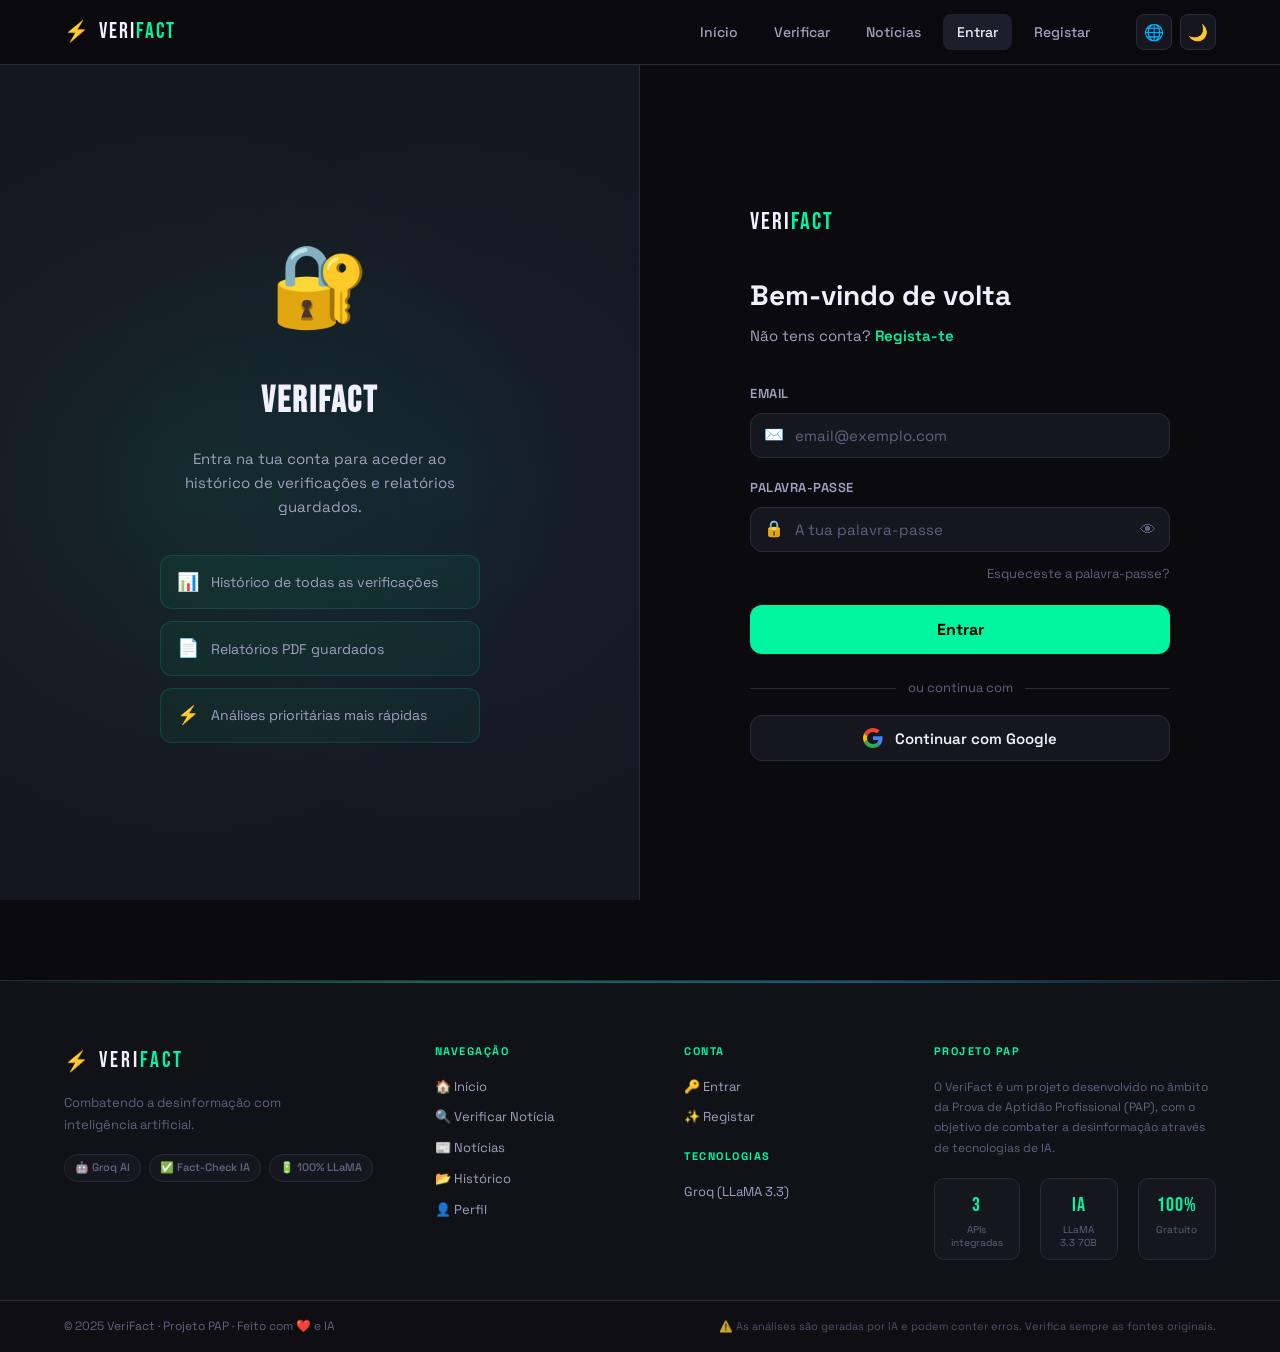
<file: fakenews-detector/pages/profile.html>
﻿<!DOCTYPE html>
<html lang="pt" data-theme="dark">
<head>
  <meta charset="UTF-8"/>
  <meta name="viewport" content="width=device-width, initial-scale=1.0"/>
  <title>Perfil — VeriFact</title>
  <link rel="stylesheet" href="../css/global.css?v=2"/>
  <link rel="preconnect" href="https://fonts.googleapis.com">
  <link href="https://fonts.googleapis.com/css2?family=Space+Grotesk:wght@300;400;500;600;700&family=Bebas+Neue&family=JetBrains+Mono:wght@400;500&display=swap" rel="stylesheet">
  <style>
    .profile-page { max-width: 800px; margin: 0 auto; padding: 100px 24px 80px; }
    .profile-header { display:flex; align-items:center; gap:24px; margin-bottom:48px; flex-wrap:wrap; }
    .profile-avatar-wrap { position:relative; cursor:pointer; }
    .profile-avatar {
      width:96px; height:96px; border-radius:50%;
      background: linear-gradient(135deg, var(--accent), var(--accent2));
      display:flex; align-items:center; justify-content:center;
      font-size:36px; font-weight:700; color:#000;
      border:3px solid var(--border); overflow:hidden;
      transition: border-color 0.2s;
    }
    .profile-avatar:hover { border-color:var(--accent); }
    .avatar-edit-badge {
      position:absolute; bottom:4px; right:4px;
      background:var(--accent); color:#000; border-radius:50%;
      width:26px; height:26px; display:flex; align-items:center; justify-content:center;
      font-size:13px; font-weight:700; pointer-events:none;
    }
    .profile-meta h1 { font-family:var(--font-display); font-size:clamp(24px,4vw,36px); letter-spacing:1px; }
    .profile-meta p  { color:var(--text3); font-size:14px; margin-top:4px; font-family:var(--font-mono); }
    .profile-joined  { font-size:12px; color:var(--text3); margin-top:4px; }

    .profile-card {
      background:var(--surface); border:1px solid var(--border);
      border-radius:var(--radius-lg); padding:28px; margin-bottom:20px;
    }
    .profile-card h2 {
      font-family:var(--font-display); font-size:20px; letter-spacing:1px;
      margin-bottom:24px; display:flex; align-items:center; gap:10px;
    }
    .form-row { display:flex; flex-direction:column; gap:6px; margin-bottom:20px; }
    .form-row label { font-size:12px; font-weight:700; letter-spacing:1px; text-transform:uppercase; color:var(--text3); }
    .form-row input {
      background:var(--surface2); border:1px solid var(--border);
      border-radius:10px; padding:11px 14px; color:var(--text);
      font-family:var(--font-main); font-size:14px; transition:border-color 0.2s;
      width:100%;
    }
    .form-row input:focus {
      outline:none; border-color:var(--accent); background:var(--bg2);
    }
    .form-row input[disabled] { opacity:0.5; cursor:not-allowed; }
    .pw-error { font-size:12px; color:var(--red); min-height:16px; margin-top:4px; }
    .btn-save {
      background:var(--accent); color:#000; border:none; border-radius:10px;
      padding:12px 28px; font-size:14px; font-weight:700; cursor:pointer;
      font-family:var(--font-main); transition:all 0.2s; width:100%;
    }
    .btn-save:hover { transform:translateY(-1px); box-shadow:0 4px 20px rgba(0,245,160,0.3); }
    .btn-secondary {
      background:var(--surface2); color:var(--text); border:1px solid var(--border);
      border-radius:10px; padding:11px 24px; font-size:14px; font-weight:600;
      cursor:pointer; font-family:var(--font-main); transition:all 0.2s;
    }
    .btn-secondary:hover { border-color:var(--accent); color:var(--accent); }
    .btn-danger {
      background:rgba(255,51,102,0.1); color:var(--red); border:1px solid rgba(255,51,102,0.3);
      border-radius:10px; padding:11px 24px; font-size:14px; font-weight:600;
      cursor:pointer; font-family:var(--font-main); transition:all 0.2s; width:100%;
    }
    .btn-danger:hover { background:rgba(255,51,102,0.2); }
    .avatar-avatars-grid {
      display:flex; gap:12px; flex-wrap:wrap; margin-top:12px;
    }
    .avatar-opt {
      width:52px; height:52px; border-radius:50%; cursor:pointer;
      display:flex; align-items:center; justify-content:center;
      font-size:22px; border:2px solid var(--border); transition:all 0.2s;
    }
    .avatar-opt:hover, .avatar-opt.selected { border-color:var(--accent); transform:scale(1.1); }
    .section-divider { height:1px; background:var(--border); margin:8px 0 24px; }

    /* ── Histórico integrado no perfil ── */
    .history-tabs { display:flex; gap:8px; margin-bottom:24px; }
    .hist-tab {
      padding:8px 20px; border-radius:999px; font-size:13px; font-weight:600;
      border:1px solid var(--border); background:transparent; color:var(--text2);
      cursor:pointer; transition:all 0.2s; font-family:var(--font-main);
    }
    .hist-tab.active { background:var(--accent); color:#000; border-color:var(--accent); }

    .scan-list-inline { display:flex; flex-direction:column; gap:10px; }
    .scan-row-inline {
      background:var(--surface2); border:1px solid var(--border);
      border-radius:12px; padding:14px 18px;
      display:grid; grid-template-columns:auto 1fr auto;
      align-items:center; gap:14px; transition:all 0.2s;
    }
    .scan-row-inline:hover { border-color:var(--border2); transform:translateX(3px); }
    .scan-verdict-dot { width:36px; height:36px; border-radius:50%; display:flex; align-items:center; justify-content:center; font-size:16px; flex-shrink:0; }
    .scan-verdict-dot.fake { background:rgba(255,51,102,0.15); }
    .scan-verdict-dot.real { background:rgba(0,245,160,0.15); }
    .scan-verdict-dot.suspicious { background:rgba(255,215,0,0.15); }
    .scan-preview { font-size:13px; color:var(--text2); white-space:nowrap; overflow:hidden; text-overflow:ellipsis; }
    .scan-meta-row { font-size:11px; color:var(--text3); font-family:var(--font-mono); margin-top:3px; }
    .scan-del-btn {
      background:transparent; border:1px solid transparent; color:var(--text3);
      padding:5px 10px; border-radius:8px; font-size:12px; cursor:pointer;
      font-family:var(--font-main); transition:all 0.2s; white-space:nowrap;
    }
    .scan-del-btn:hover { border-color:var(--red); color:var(--red); }

    .hist-empty { text-align:center; padding:40px 24px; color:var(--text3); }
    .hist-empty .icon { font-size:48px; margin-bottom:12px; display:block; }
    .hist-empty h3 { font-size:16px; font-weight:700; color:var(--text2); margin-bottom:6px; }
    .hist-loading { text-align:center; padding:40px; color:var(--text3); font-size:14px; }

    .hist-pagination { display:flex; justify-content:center; gap:8px; margin-top:20px; }
    .hist-page-btn {
      padding:6px 14px; border-radius:8px; border:1px solid var(--border);
      background:var(--surface2); color:var(--text2); cursor:pointer;
      font-family:var(--font-main); font-size:13px; transition:all 0.2s;
    }
    .hist-page-btn:hover, .hist-page-btn.active { border-color:var(--accent); color:var(--accent); background:rgba(0,245,160,0.05); }

    .stats-mini {
      display:grid; grid-template-columns:repeat(auto-fit,minmax(110px,1fr)); gap:12px;
      margin-bottom:24px;
    }
    .stat-mini-card {
      background:var(--surface2); border-radius:12px; padding:14px;
      text-align:center;
    }
    .stat-mini-num { font-family:var(--font-display); font-size:28px; letter-spacing:1px; }
    .stat-mini-lbl { font-size:11px; color:var(--text3); text-transform:uppercase; letter-spacing:1px; margin-top:2px; }

    @media(max-width:600px){
      .scan-row-inline { grid-template-columns:auto 1fr; gap:10px; }
      .scan-del-btn { grid-column:1/-1; }
    }
  </style>
</head>
<body>

  <!-- NAVBAR (preenchida pelo auth.js) -->
  <nav class="navbar" id="navbar">
    <div class="nav-inner">
      <a href="../index.html" class="logo">
        <span class="logo-icon">⚡</span>
        <span class="logo-text">VERI<span class="accent">FACT</span></span>
      </a>
      <ul class="nav-links"></ul>
      <div class="nav-controls">
        <div class="lang-select">
          <button class="ctrl-btn" title="Idioma">🌐</button>
          <div class="lang-dropdown">
            <button onclick="setLang('pt')" class="lang-opt">🇵🇹 Português</button>
            <button onclick="setLang('en')" class="lang-opt">🇬🇧 English</button>
            <button onclick="setLang('es')" class="lang-opt">🇪🇸 Español</button>
            <button onclick="setLang('fr')" class="lang-opt">🇫🇷 Français</button>
          </div>
        </div>
        <button class="ctrl-btn theme-toggle" id="themeToggle" title="Tema">🌙</button>
        <button class="ctrl-btn mobile-menu-btn" id="mobileMenu">☰</button>
      </div>
    </div>
  </nav>

  <div class="mobile-nav" id="mobileNav"></div>

  <div class="profile-page" id="profileWrap">

    <!-- HEADER -->
    <div class="profile-header">
      <div class="profile-avatar-wrap" onclick="document.getElementById('avatarInput').click()">
        <div class="profile-avatar" id="profAvatarPreview">?</div>
        <div class="avatar-edit-badge">✏️</div>
      </div>
      <div class="profile-meta">
        <h1 id="profHeaderName">Perfil</h1>
        <p id="profHeaderEmail"></p>
        <div class="profile-joined" id="profJoined"></div>
        <div id="adminBtnWrap" style="display:none;margin-top:12px">
          <a href="admin.html" style="
            display:inline-flex;align-items:center;gap:8px;
            background:linear-gradient(135deg,rgba(0,212,255,0.15),rgba(0,212,255,0.05));
            border:1px solid rgba(0,212,255,0.4);
            color:#00d4ff;text-decoration:none;
            padding:9px 18px;border-radius:10px;
            font-size:13px;font-weight:700;letter-spacing:0.5px;
            transition:all 0.2s;
          " onmouseover="this.style.background='linear-gradient(135deg,rgba(0,212,255,0.25),rgba(0,212,255,0.1))'"
             onmouseout="this.style.background='linear-gradient(135deg,rgba(0,212,255,0.15),rgba(0,212,255,0.05))'">
            ⚙️ Painel de Administração
          </a>
        </div>
      </div>
    </div>

    <input type="file" id="avatarInput" accept="image/*" style="display:none"/>
    <input type="hidden" id="profAvatarData"/>

    <!-- INFORMAÇÕES PESSOAIS -->
    <div class="profile-card">
      <h2>👤 Informações Pessoais</h2>

      <div style="margin-bottom:20px">
        <div style="font-size:12px;font-weight:700;letter-spacing:1px;text-transform:uppercase;color:var(--text3);margin-bottom:10px">Avatar rápido</div>
        <div class="avatar-avatars-grid" id="emojiAvatarGrid">
          <!-- preenchido pelo JS -->
        </div>
      </div>
      <div class="section-divider"></div>

      <div class="form-row">
        <label>Nome de utilizador</label>
        <input type="text" id="profName" placeholder="O teu nome" maxlength="60"/>
      </div>
      <div class="form-row">
        <label>Email</label>
        <input type="email" id="profEmail" disabled/>
      </div>
      <button class="btn-save" id="profSaveBtn">💾 Guardar Alterações</button>
    </div>

    <!-- ALTERAR PALAVRA-PASSE -->
    <div class="profile-card">
      <h2>🔒 Alterar Palavra-passe</h2>
      <div class="form-row">
        <label>Palavra-passe atual</label>
        <input type="password" id="profPwCurrent" placeholder="••••••••"/>
      </div>
      <div class="form-row">
        <label>Nova palavra-passe</label>
        <input type="password" id="profPwNew" placeholder="Mínimo 6 caracteres"/>
      </div>
      <div class="form-row">
        <label>Confirmar nova palavra-passe</label>
        <input type="password" id="profPwConfirm" placeholder="Repetir palavra-passe"/>
      </div>
      <div class="pw-error" id="profPwError"></div>
      <button class="btn-secondary" id="profPwBtn" style="width:100%">🔑 Alterar Palavra-passe</button>
    </div>

    <!-- HISTÓRICO INTEGRADO -->
    <div class="profile-card">
      <h2>📂 Histórico</h2>

      <!-- Mini estatísticas -->
      <div class="stats-mini" id="histStatsRow">
        <div class="stat-mini-card">
          <div class="stat-mini-num" style="color:var(--accent2)" id="hStatTotal">—</div>
          <div class="stat-mini-lbl">Total</div>
        </div>
        <div class="stat-mini-card">
          <div class="stat-mini-num" style="color:var(--red)" id="hStatFake">—</div>
          <div class="stat-mini-lbl">Falsas</div>
        </div>
        <div class="stat-mini-card">
          <div class="stat-mini-num" style="color:var(--yellow)" id="hStatSusp">—</div>
          <div class="stat-mini-lbl">Suspeitas</div>
        </div>
        <div class="stat-mini-card">
          <div class="stat-mini-num" style="color:var(--green)" id="hStatReal">—</div>
          <div class="stat-mini-lbl">Verdadeiras</div>
        </div>
      </div>

      <!-- Tabs verificações / relatórios -->
      <div class="history-tabs">
        <button class="hist-tab active" id="htabScans" onclick="histShowTab('scans')">🔍 Verificações</button>
        <button class="hist-tab" id="htabReports" onclick="histShowTab('reports')">📄 Relatórios PDF</button>
      </div>

      <!-- Painel Verificações -->
      <div id="hPanelScans">
        <div class="hist-loading" id="hScansLoading">⏳ A carregar...</div>
        <div class="scan-list-inline" id="hScanList" style="display:none"></div>
        <div class="hist-empty" id="hScansEmpty" style="display:none">
          <span class="icon">🔍</span>
          <h3>Nenhuma verificação ainda</h3>
          <p>Faz a tua primeira verificação de notícias!</p>
          <br/><a href="scan.html" class="btn-primary" style="display:inline-block;margin-top:8px">Verificar agora</a>
        </div>
        <div class="hist-pagination" id="hScansPag"></div>
      </div>

      <!-- Painel Relatórios -->
      <div id="hPanelReports" style="display:none">
        <div class="hist-loading" id="hReportsLoading">⏳ A carregar...</div>
        <div class="scan-list-inline" id="hReportList" style="display:none"></div>
        <div class="hist-empty" id="hReportsEmpty" style="display:none">
          <span class="icon">📄</span>
          <h3>Nenhum relatório ainda</h3>
          <p>Gera um relatório PDF após uma verificação.</p>
        </div>
      </div>
    </div>

    <!-- ESTATÍSTICAS (mantida para compatibilidade interna) -->
    <!-- removida da UI — os valores agora aparecem no bloco do histórico acima -->

    <!-- ZONA DE PERIGO -->
    <div class="profile-card" style="border-color:rgba(255,51,102,0.25)">
      <h2>⚠️ Zona de Perigo</h2>
      <p style="color:var(--text3);font-size:14px;margin-bottom:16px">Ao apagar a conta, todos os teus dados serão eliminados permanentemente.</p>
      <button class="btn-danger" id="profDeleteBtn">🗑️ Apagar Conta Permanentemente</button>
    </div>

  </div>

  <script src="../js/theme.js?v=3"></script>
  <script src="../js/i18n.js?v=3"></script>
  <script src="../js/api.js?v=3"></script>
  <script src="../js/auth.js?v=3"></script>

  <!-- Lógica do histórico integrado no perfil -->
  <script>
    const H_LIMIT = 8;
    let hScansOffset = 0;
    let hScansTotal  = 0;

    function histShowTab(tab) {
      document.getElementById('htabScans').classList.toggle('active', tab === 'scans');
      document.getElementById('htabReports').classList.toggle('active', tab === 'reports');
      document.getElementById('hPanelScans').style.display   = tab === 'scans'   ? '' : 'none';
      document.getElementById('hPanelReports').style.display = tab === 'reports' ? '' : 'none';
    }

    function hVerdictIcon(v)  { return { fake:'❌', real:'✅', suspicious:'⚠️' }[v] || '❓'; }
    function hVerdictLabel(v) { return { fake:'FALSO', real:'VERDADEIRO', suspicious:'SUSPEITO' }[v] || v; }
    function hFmtDate(d)      { return new Date(d).toLocaleString('pt-PT',{day:'2-digit',month:'2-digit',year:'numeric',hour:'2-digit',minute:'2-digit'}); }

    async function histLoadStats() {
      const res = await Scans.stats();
      if (res?.success) {
        const d = res.data;
        document.getElementById('hStatTotal').textContent = d.total           ?? 0;
        document.getElementById('hStatFake').textContent  = d.fake_count      ?? 0;
        document.getElementById('hStatSusp').textContent  = d.suspicious_count ?? 0;
        document.getElementById('hStatReal').textContent  = d.real_count      ?? 0;
      }
    }

    async function histLoadScans(offset = 0) {
      document.getElementById('hScansLoading').style.display = '';
      document.getElementById('hScanList').style.display     = 'none';
      document.getElementById('hScansEmpty').style.display   = 'none';

      const res = await Scans.history(H_LIMIT, offset);
      document.getElementById('hScansLoading').style.display = 'none';

      if (!res?.success) { VF_toast('Erro ao carregar verificações.', 'error'); return; }
      const { scans, total } = res.data;
      hScansTotal = total; hScansOffset = offset;

      if (!scans.length) { document.getElementById('hScansEmpty').style.display = ''; return; }

      const list = document.getElementById('hScanList');
      list.innerHTML = scans.map(s => `
        <div class="scan-row-inline">
          <div class="scan-verdict-dot ${s.verdict}">${hVerdictIcon(s.verdict)}</div>
          <div style="min-width:0">
            <div class="scan-preview">${s.preview || s.input_content?.substring(0,120) || '(sem texto)'}</div>
            <div class="scan-meta-row">
              <span class="badge badge-${s.verdict==='fake'?'fake':s.verdict==='real'?'real':'suspicious'}">${hVerdictLabel(s.verdict)}</span>
              &nbsp;·&nbsp; ${s.reliability}% fiável
              &nbsp;·&nbsp; ${s.input_type==='url'?'🔗 URL':'📝 Texto'}
              &nbsp;·&nbsp; ${hFmtDate(s.created_at)}
            </div>
          </div>
          <button class="scan-del-btn" onclick="histDeleteScan(${s.id}, this)">🗑 Apagar</button>
        </div>`).join('');
      list.style.display = 'flex';
      histRenderPag(total, offset);
    }

    async function histDeleteScan(id, btn) {
      if (!confirm('Apagar esta verificação?')) return;
      btn.disabled = true;
      const res = await Scans.delete(id);
      if (res?.success) { VF_toast('Verificação apagada.', 'success'); histLoadScans(hScansOffset); histLoadStats(); }
      else { VF_toast(res?.error || 'Erro ao apagar.', 'error'); btn.disabled = false; }
    }

    function histRenderPag(total, offset) {
      const pages   = Math.ceil(total / H_LIMIT);
      const current = Math.floor(offset / H_LIMIT);
      const pag     = document.getElementById('hScansPag');
      if (pages <= 1) { pag.innerHTML = ''; return; }
      pag.innerHTML = Array.from({length: pages}, (_,i) =>
        `<button class="hist-page-btn ${i===current?'active':''}" onclick="histLoadScans(${i*H_LIMIT})">${i+1}</button>`
      ).join('');
    }

    async function histLoadReports() {
      document.getElementById('hReportsLoading').style.display = '';
      document.getElementById('hReportList').style.display     = 'none';
      document.getElementById('hReportsEmpty').style.display   = 'none';

      const res = await Reports.list(20, 0);
      document.getElementById('hReportsLoading').style.display = 'none';

      if (!res?.success) { document.getElementById('hReportsEmpty').style.display = ''; return; }
      const { reports } = res.data;
      if (!reports?.length) { document.getElementById('hReportsEmpty').style.display = ''; return; }

      const list = document.getElementById('hReportList');
      list.innerHTML = reports.map(r => `
        <div class="scan-row-inline">
          <div class="scan-verdict-dot ${r.verdict}">📄</div>
          <div style="min-width:0">
            <div class="scan-preview">${r.filename}</div>
            <div class="scan-meta-row">
              <span class="badge badge-${r.verdict==='fake'?'fake':r.verdict==='real'?'real':'suspicious'}">${hVerdictLabel(r.verdict)}</span>
              &nbsp;·&nbsp; ${r.file_size_kb||'?'} KB &nbsp;·&nbsp; ${r.download_count} downloads
              &nbsp;·&nbsp; ${hFmtDate(r.generated_at)}
            </div>
          </div>
          <button class="scan-del-btn" onclick="histDeleteReport(${r.id},this)">🗑 Apagar</button>
        </div>`).join('');
      list.style.display = 'flex';
    }

    async function histDeleteReport(id, btn) {
      if (!confirm('Apagar este relatório?')) return;
      btn.disabled = true;
      const res = await Reports.delete(id);
      if (res?.success) { VF_toast('Relatório apagado.', 'success'); histLoadReports(); }
      else { VF_toast(res?.error||'Erro.','error'); btn.disabled=false; }
    }

    // Inicializar histórico quando a página carregar
    document.addEventListener('DOMContentLoaded', () => {
      if (!VF_isLoggedIn()) return; // auth.js já redireciona
      histLoadStats();
      histLoadScans(0);
      histLoadReports();
    });
  </script>

</html>
  <footer class="footer">
    <div class="footer-main">

      <!-- Coluna 1: Brand -->
      <div class="footer-brand">
        <a href="../index.html" class="footer-logo">
          <span class="logo-icon">⚡</span>
          <span class="logo-text">VERI<span class="accent">FACT</span></span>
        </a>
        <p class="footer-tagline">Combatendo a desinformação com<br>inteligência artificial.</p>
        <div class="footer-badges">
          <span class="footer-badge">🤖 Groq AI</span>
          <span class="footer-badge">✅ Fact-Check IA</span>
          <span class="footer-badge">🔋 100% LLaMA</span>
        </div>
      </div>

      <!-- Coluna 2: Navegação -->
      <div class="footer-col">
        <div class="footer-col-title">Navegação</div>
        <ul class="footer-nav">
          <li><a href="../index.html">🏠 Início</a></li>
          <li><a href="scan.html">🔍 Verificar Notícia</a></li>
          <li><a href="news.html">📰 Notícias</a></li>
          <li><a href="history.html">📂 Histórico</a></li>
          <li><a href="profile.html">👤 Perfil</a></li>
        </ul>
      </div>

      <!-- Coluna 3: Conta -->
      <div class="footer-col">
        <div class="footer-col-title">Conta</div>
        <ul class="footer-nav">
          <li><a href="login.html">🔑 Entrar</a></li>
          <li><a href="register.html">✨ Registar</a></li>
        </ul>
        <div class="footer-col-title" style="margin-top:20px">Tecnologias</div>
        <ul class="footer-nav">
          <li><a href="https://groq.com" target="_blank">Groq (LLaMA 3.3)</a></li>
          
          
        </ul>
      </div>

      <!-- Coluna 4: Projeto -->
      <div class="footer-col">
        <div class="footer-col-title">Projeto PAP</div>
        <p class="footer-about">O VeriFact é um projeto desenvolvido no âmbito da Prova de Aptidão Profissional (PAP), com o objetivo de combater a desinformação através de tecnologias de IA.</p>
        <div class="footer-stats">
          <div class="footer-stat">
            <span class="footer-stat-num">3</span>
            <span class="footer-stat-label">APIs integradas</span>
          </div>
          <div class="footer-stat">
            <span class="footer-stat-num">IA</span>
            <span class="footer-stat-label">LLaMA 3.3 70B</span>
          </div>
          <div class="footer-stat">
            <span class="footer-stat-num">100%</span>
            <span class="footer-stat-label">Gratuito</span>
          </div>
        </div>
      </div>

    </div>

    <!-- Bottom bar -->
    <div class="footer-bottom">
      <div class="footer-bottom-inner">
        <span>© 2025 VeriFact · Projeto PAP · Feito com ❤️ e IA</span>
        <div class="footer-bottom-links">
          <span class="footer-disclaimer">⚠️ As análises são geradas por IA e podem conter erros. Verifica sempre as fontes originais.</span>
        </div>

      </div>
    </div>
  </footer>
</body>
</html>
</file>
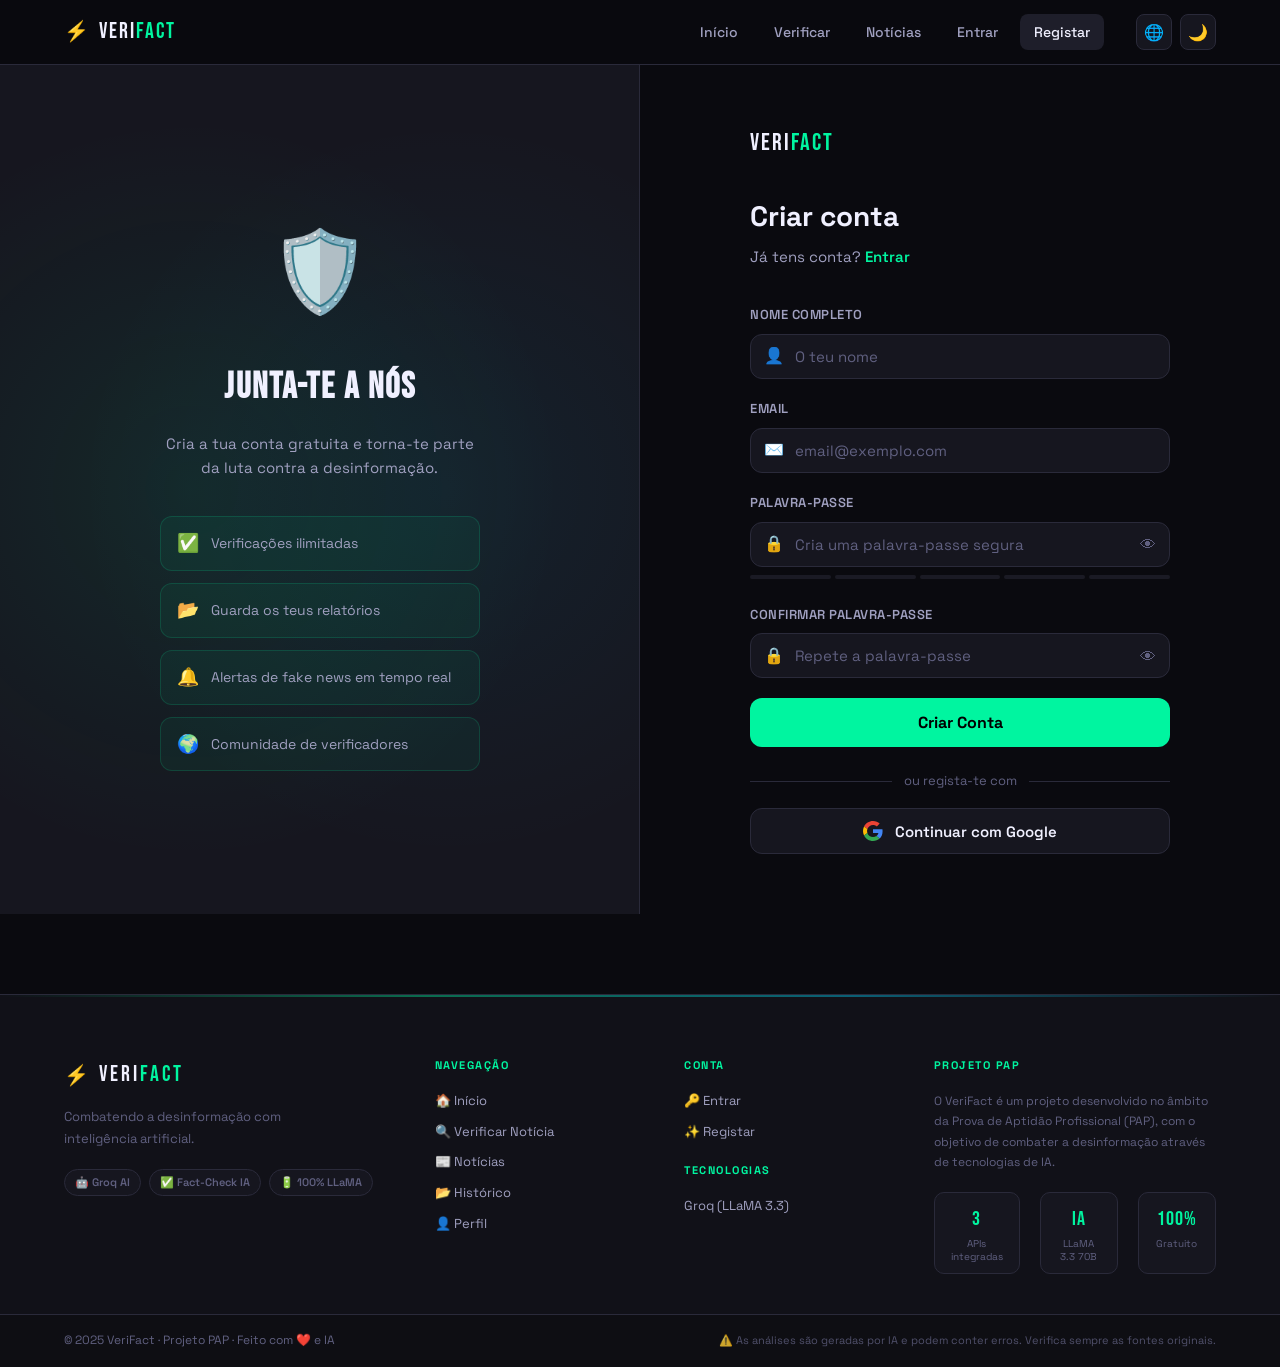
<file: fakenews-detector/pages/register.html>
﻿<!DOCTYPE html>
<html lang="pt" data-theme="dark">
<head>
  <meta charset="UTF-8"/>
  <meta name="viewport" content="width=device-width, initial-scale=1.0"/>
  <title>Registar — VeriFact</title>
  <link rel="stylesheet" href="../css/global.css?v=2"/>
  <link rel="stylesheet" href="../css/auth.css"/>
  <link rel="preconnect" href="https://fonts.googleapis.com">
  <link href="https://fonts.googleapis.com/css2?family=Space+Grotesk:wght@300;400;500;600;700&family=Bebas+Neue&family=JetBrains+Mono:wght@400;500&display=swap" rel="stylesheet">
  <script src="https://accounts.google.com/gsi/client" async defer></script>
</head>
<body>

    <!-- NAVBAR (preenchida dinamicamente pelo auth.js) -->
  <nav class="navbar" id="navbar">
    <div class="nav-inner">
      <a href="../index.html" class="logo">
        <span class="logo-icon">⚡</span>
        <span class="logo-text">VERI<span class="accent">FACT</span></span>
      </a>
      <ul class="nav-links"></ul>
      <div class="nav-controls">
        <div class="lang-select">
          <button class="ctrl-btn" id="langBtn" title="Idioma">🌐</button>
          <div class="lang-dropdown" id="langDropdown">
            <button onclick="setLang('pt')" class="lang-opt">🇵🇹 Português</button>
            <button onclick="setLang('en')" class="lang-opt">🇬🇧 English</button>
            <button onclick="setLang('es')" class="lang-opt">🇪🇸 Español</button>
            <button onclick="setLang('fr')" class="lang-opt">🇫🇷 Français</button>
          </div>
        </div>
        <button class="ctrl-btn theme-toggle" id="themeToggle" title="Tema">🌙</button>
        <button class="ctrl-btn mobile-menu-btn" id="mobileMenu">☰</button>
      </div>
    </div>
  </nav>

  <!-- MOBILE MENU (preenchido pelo auth.js) -->
  <div class="mobile-nav" id="mobileNav"></div>

  <div class="auth-page">
    <!-- Visual side -->
    <div class="auth-visual">
      <div class="auth-visual-bg"></div>
      <div class="auth-visual-content">
        <span class="auth-visual-icon">🛡️</span>
        <h2>Junta-te a nós</h2>
        <p>Cria a tua conta gratuita e torna-te parte da luta contra a desinformação.</p>
        <div class="auth-visual-features">
          <div class="auth-feature">
            <span class="auth-feature-icon">✅</span>
            Verificações ilimitadas
          </div>
          <div class="auth-feature">
            <span class="auth-feature-icon">📂</span>
            Guarda os teus relatórios
          </div>
          <div class="auth-feature">
            <span class="auth-feature-icon">🔔</span>
            Alertas de fake news em tempo real
          </div>
          <div class="auth-feature">
            <span class="auth-feature-icon">🌍</span>
            Comunidade de verificadores
          </div>
        </div>
      </div>
    </div>

    <!-- Form side -->
    <div class="auth-form-section">
      <div class="auth-form-box">
        <a href="../index.html" class="auth-logo-top">
          VERI<span class="accent">FACT</span>
        </a>
        <h1 class="auth-title" data-i18n="register_title">Criar conta</h1>
        <p class="auth-sub">
          <span data-i18n="register_sub">Já tens conta? </span>
          <a href="login.html" data-i18n="register_sub2">Entrar</a>
        </p>

        <div id="registerError" class="form-error"></div>
        <div id="registerSuccess" class="form-success"></div>

        <form class="auth-form" id="registerForm" novalidate>
          <div class="form-group">
            <label class="form-label" data-i18n="label_name">Nome completo</label>
            <div class="input-with-icon">
              <span class="input-icon">👤</span>
              <input type="text" class="form-input" id="registerName"
                data-i18n-placeholder="ph_name" placeholder="O teu nome" required autocomplete="name"/>
            </div>
          </div>

          <div class="form-group">
            <label class="form-label" data-i18n="label_email">Email</label>
            <div class="input-with-icon">
              <span class="input-icon">✉️</span>
              <input type="email" class="form-input" id="registerEmail"
                data-i18n-placeholder="ph_email" placeholder="email@exemplo.com" required autocomplete="email"/>
            </div>
          </div>

          <div class="form-group">
            <label class="form-label" data-i18n="label_password">Palavra-passe</label>
            <div class="input-with-icon">
              <span class="input-icon">🔒</span>
              <input type="password" class="form-input" id="registerPassword"
                placeholder="Cria uma palavra-passe segura" required autocomplete="new-password"/>
              <button type="button" class="pw-toggle" id="togglePw">👁</button>
            </div>
            <div class="pw-strength">
              <div class="pw-strength-bar">
                <div class="pw-strength-seg"></div>
                <div class="pw-strength-seg"></div>
                <div class="pw-strength-seg"></div>
                <div class="pw-strength-seg"></div>
                <div class="pw-strength-seg"></div>
              </div>
              <span class="pw-strength-label"></span>
            </div>
          </div>

          <div class="form-group">
            <label class="form-label" data-i18n="label_confirm">Confirmar palavra-passe</label>
            <div class="input-with-icon">
              <span class="input-icon">🔒</span>
              <input type="password" class="form-input" id="registerConfirm"
                placeholder="Repete a palavra-passe" required autocomplete="new-password"/>
              <button type="button" class="pw-toggle" id="togglePw2">👁</button>
            </div>
          </div>

          <button type="submit" class="auth-btn" id="registerBtn" data-i18n="register_btn">
            Criar Conta
          </button>
        </form>

        <!-- Divisor -->
        <div class="auth-divider">
          <span>ou regista-te com</span>
        </div>

        <!-- Registo com Google -->
        <div id="g_id_onload"
          data-client_id="913609694524-0slri1aoutqpkk0n7303kkio4hb6igt4.apps.googleusercontent.com"
          data-callback="handleGoogleLogin"
          data-auto_prompt="false">
        </div>
        <button class="auth-google-btn" id="googleRegisterBtn">
          <svg width="20" height="20" viewBox="0 0 48 48"><path fill="#EA4335" d="M24 9.5c3.54 0 6.71 1.22 9.21 3.6l6.85-6.85C35.9 2.38 30.47 0 24 0 14.62 0 6.51 5.38 2.56 13.22l7.98 6.19C12.43 13.72 17.74 9.5 24 9.5z"/><path fill="#4285F4" d="M46.98 24.55c0-1.57-.15-3.09-.38-4.55H24v9.02h12.94c-.58 2.96-2.26 5.48-4.78 7.18l7.73 6c4.51-4.18 7.09-10.36 7.09-17.65z"/><path fill="#FBBC05" d="M10.53 28.59c-.48-1.45-.76-2.99-.76-4.59s.27-3.14.76-4.59l-7.98-6.19C.92 16.46 0 20.12 0 24c0 3.88.92 7.54 2.56 10.78l7.97-6.19z"/><path fill="#34A853" d="M24 48c6.48 0 11.93-2.13 15.89-5.81l-7.73-6c-2.15 1.45-4.92 2.3-8.16 2.3-6.26 0-11.57-4.22-13.47-9.91l-7.98 6.19C6.51 42.62 14.62 48 24 48z"/><path fill="none" d="M0 0h48v48H0z"/></svg>
          Continuar com Google
        </button>

      </div>
    </div>
  </div>

  <script src="../js/i18n.js"></script>
  <script src="../js/theme.js"></script>
  <script src="../js/api.js"></script>
  <script src="../js/auth.js"></script>
  <footer class="footer">
    <div class="footer-main">

      <!-- Coluna 1: Brand -->
      <div class="footer-brand">
        <a href="../index.html" class="footer-logo">
          <span class="logo-icon">⚡</span>
          <span class="logo-text">VERI<span class="accent">FACT</span></span>
        </a>
        <p class="footer-tagline">Combatendo a desinformação com<br>inteligência artificial.</p>
        <div class="footer-badges">
          <span class="footer-badge">🤖 Groq AI</span>
          <span class="footer-badge">✅ Fact-Check IA</span>
          <span class="footer-badge">🔋 100% LLaMA</span>
        </div>
      </div>

      <!-- Coluna 2: Navegação -->
      <div class="footer-col">
        <div class="footer-col-title">Navegação</div>
        <ul class="footer-nav">
          <li><a href="../index.html">🏠 Início</a></li>
          <li><a href="scan.html">🔍 Verificar Notícia</a></li>
          <li><a href="news.html">📰 Notícias</a></li>
          <li><a href="history.html">📂 Histórico</a></li>
          <li><a href="profile.html">👤 Perfil</a></li>
        </ul>
      </div>

      <!-- Coluna 3: Conta -->
      <div class="footer-col">
        <div class="footer-col-title">Conta</div>
        <ul class="footer-nav">
          <li><a href="login.html">🔑 Entrar</a></li>
          <li><a href="register.html">✨ Registar</a></li>
        </ul>
        <div class="footer-col-title" style="margin-top:20px">Tecnologias</div>
        <ul class="footer-nav">
          <li><a href="https://groq.com" target="_blank">Groq (LLaMA 3.3)</a></li>
          
          
        </ul>
      </div>

      <!-- Coluna 4: Projeto -->
      <div class="footer-col">
        <div class="footer-col-title">Projeto PAP</div>
        <p class="footer-about">O VeriFact é um projeto desenvolvido no âmbito da Prova de Aptidão Profissional (PAP), com o objetivo de combater a desinformação através de tecnologias de IA.</p>
        <div class="footer-stats">
          <div class="footer-stat">
            <span class="footer-stat-num">3</span>
            <span class="footer-stat-label">APIs integradas</span>
          </div>
          <div class="footer-stat">
            <span class="footer-stat-num">IA</span>
            <span class="footer-stat-label">LLaMA 3.3 70B</span>
          </div>
          <div class="footer-stat">
            <span class="footer-stat-num">100%</span>
            <span class="footer-stat-label">Gratuito</span>
          </div>
        </div>
      </div>

    </div>

    <!-- Bottom bar -->
    <div class="footer-bottom">
      <div class="footer-bottom-inner">
        <span>© 2025 VeriFact · Projeto PAP · Feito com ❤️ e IA</span>
        <div class="footer-bottom-links">
          <span class="footer-disclaimer">⚠️ As análises são geradas por IA e podem conter erros. Verifica sempre as fontes originais.</span>
        </div>

      </div>
    </div>
  </footer>
</body>
</html>
</file>
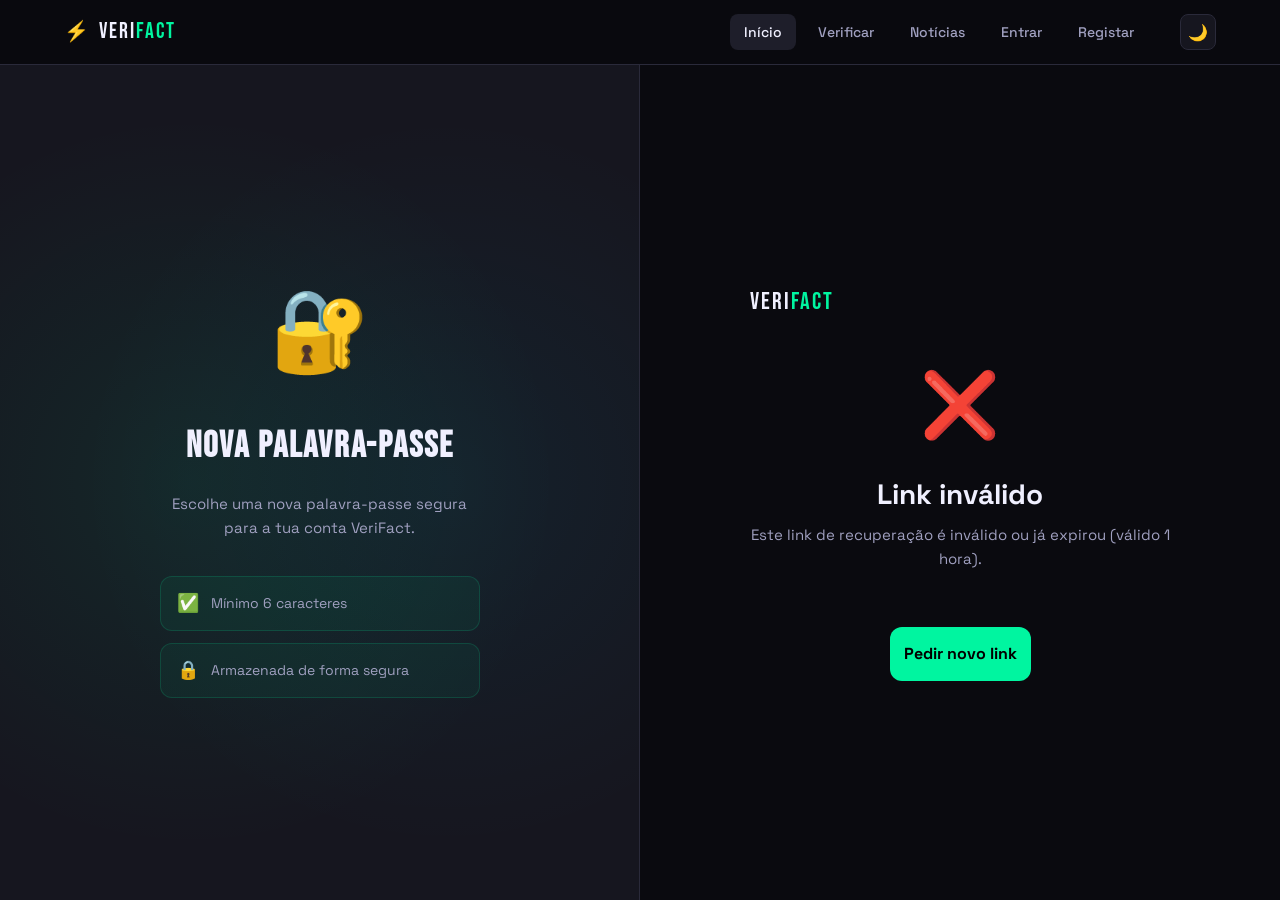
<file: fakenews-detector/pages/reset-password.html>
<!DOCTYPE html>
<html lang="pt" data-theme="dark">
<head>
  <meta charset="UTF-8"/>
  <meta name="viewport" content="width=device-width, initial-scale=1.0"/>
  <title>Nova Palavra-passe — VeriFact</title>
  <link rel="stylesheet" href="../css/global.css?v=2"/>
  <link rel="stylesheet" href="../css/auth.css"/>
  <link rel="preconnect" href="https://fonts.googleapis.com">
  <link href="https://fonts.googleapis.com/css2?family=Space+Grotesk:wght@300;400;500;600;700&family=Bebas+Neue&family=JetBrains+Mono:wght@400;500&display=swap" rel="stylesheet">
</head>
<body>

  <nav class="navbar" id="navbar">
    <div class="nav-inner">
      <a href="../index.html" class="logo">
        <span class="logo-icon">⚡</span>
        <span class="logo-text">VERI<span class="accent">FACT</span></span>
      </a>
      <ul class="nav-links"></ul>
      <div class="nav-controls">
        <button class="ctrl-btn theme-toggle" id="themeToggle" title="Tema">🌙</button>
      </div>
    </div>
  </nav>

  <div class="auth-page">
    <div class="auth-visual">
      <div class="auth-visual-bg"></div>
      <div class="auth-visual-content">
        <span class="auth-visual-icon">🔐</span>
        <h2>Nova palavra-passe</h2>
        <p>Escolhe uma nova palavra-passe segura para a tua conta VeriFact.</p>
        <div class="auth-visual-features">
          <div class="auth-feature"><span class="auth-feature-icon">✅</span>Mínimo 6 caracteres</div>
          <div class="auth-feature"><span class="auth-feature-icon">🔒</span>Armazenada de forma segura</div>
        </div>
      </div>
    </div>

    <div class="auth-form-section">
      <div class="auth-form-box">
        <a href="../index.html" class="auth-logo-top">VERI<span class="accent">FACT</span></a>

        <!-- Token inválido -->
        <div id="invalidToken" style="display:none;text-align:center;">
          <div style="font-size:64px;margin-bottom:16px;">❌</div>
          <h1 class="auth-title">Link inválido</h1>
          <p class="auth-sub">Este link de recuperação é inválido ou já expirou (válido 1 hora).</p>
          <a href="forgot-password.html" class="auth-btn" style="display:inline-block;text-decoration:none;margin-top:20px;">Pedir novo link</a>
        </div>

        <!-- Formulário nova password -->
        <div id="resetForm">
          <h1 class="auth-title">Nova palavra-passe</h1>
          <p class="auth-sub">Escolhe uma nova palavra-passe para a tua conta.</p>
          <div id="resetError" class="form-error"></div>
          <div class="auth-form">
            <div class="form-group">
              <label class="form-label">Nova palavra-passe</label>
              <div class="input-with-icon">
                <span class="input-icon">🔒</span>
                <input type="password" class="form-input" id="newPassword" placeholder="Mínimo 6 caracteres"/>
                <button type="button" class="pw-toggle" id="togglePw1">👁</button>
              </div>
            </div>
            <div class="form-group">
              <label class="form-label">Confirmar palavra-passe</label>
              <div class="input-with-icon">
                <span class="input-icon">🔒</span>
                <input type="password" class="form-input" id="confirmPassword" placeholder="Repete a palavra-passe"/>
                <button type="button" class="pw-toggle" id="togglePw2">👁</button>
              </div>
            </div>
            <button class="auth-btn" id="resetBtn">Guardar nova palavra-passe</button>
          </div>
        </div>

        <!-- Sucesso -->
        <div id="resetSuccess" style="display:none;text-align:center;">
          <div style="font-size:64px;margin-bottom:16px;">✅</div>
          <h1 class="auth-title">Palavra-passe alterada!</h1>
          <p class="auth-sub">Podes agora fazer login com a nova palavra-passe.</p>
          <a href="login.html" class="auth-btn" style="display:inline-block;text-decoration:none;margin-top:20px;">Ir para o login</a>
        </div>
      </div>
    </div>
  </div>

  <script src="../js/i18n.js"></script>
  <script src="../js/theme.js"></script>
  <script src="../js/api.js"></script>
  <script src="../js/auth.js"></script>
  <script>
    const API = window.location.href.split('/fakenews-detector/')[0] + '/fakenews-detector/backend/core/auth.php';
    const params = new URLSearchParams(window.location.search);
    const token  = params.get('token');

    if (!token) {
      document.getElementById('resetForm').style.display = 'none';
      document.getElementById('invalidToken').style.display = 'block';
    }

    // Toggle password visibility
    document.getElementById('togglePw1').addEventListener('click', () => {
      const inp = document.getElementById('newPassword');
      inp.type = inp.type === 'password' ? 'text' : 'password';
    });
    document.getElementById('togglePw2').addEventListener('click', () => {
      const inp = document.getElementById('confirmPassword');
      inp.type = inp.type === 'password' ? 'text' : 'password';
    });

    document.getElementById('resetBtn').addEventListener('click', async () => {
      const pw1 = document.getElementById('newPassword').value;
      const pw2 = document.getElementById('confirmPassword').value;
      const errEl = document.getElementById('resetError');
      errEl.textContent = '';

      if (!pw1 || pw1.length < 6) { errEl.textContent = 'A palavra-passe deve ter pelo menos 6 caracteres.'; return; }
      if (pw1 !== pw2)             { errEl.textContent = 'As palavras-passe não coincidem.'; return; }

      const btn = document.getElementById('resetBtn');
      btn.disabled = true; btn.textContent = 'A guardar...';

      try {
        const res = await fetch(API + '?action=resetPassword', {
          method: 'POST',
          headers: { 'Content-Type': 'application/json' },
          body: JSON.stringify({ token, password: pw1 })
        });
        const data = await res.json();
        if (data.success) {
          document.getElementById('resetForm').style.display    = 'none';
          document.getElementById('resetSuccess').style.display = 'block';
        } else {
          if (data.error && data.error.includes('expirou')) {
            document.getElementById('resetForm').style.display   = 'none';
            document.getElementById('invalidToken').style.display = 'block';
          } else {
            errEl.textContent = data.error || 'Erro ao redefinir palavra-passe.';
          }
        }
      } catch(e) {
        errEl.textContent = 'Erro de ligação ao servidor.';
      }
      btn.disabled = false; btn.textContent = 'Guardar nova palavra-passe';
    });
  </script>
</body>
</html>
</file>
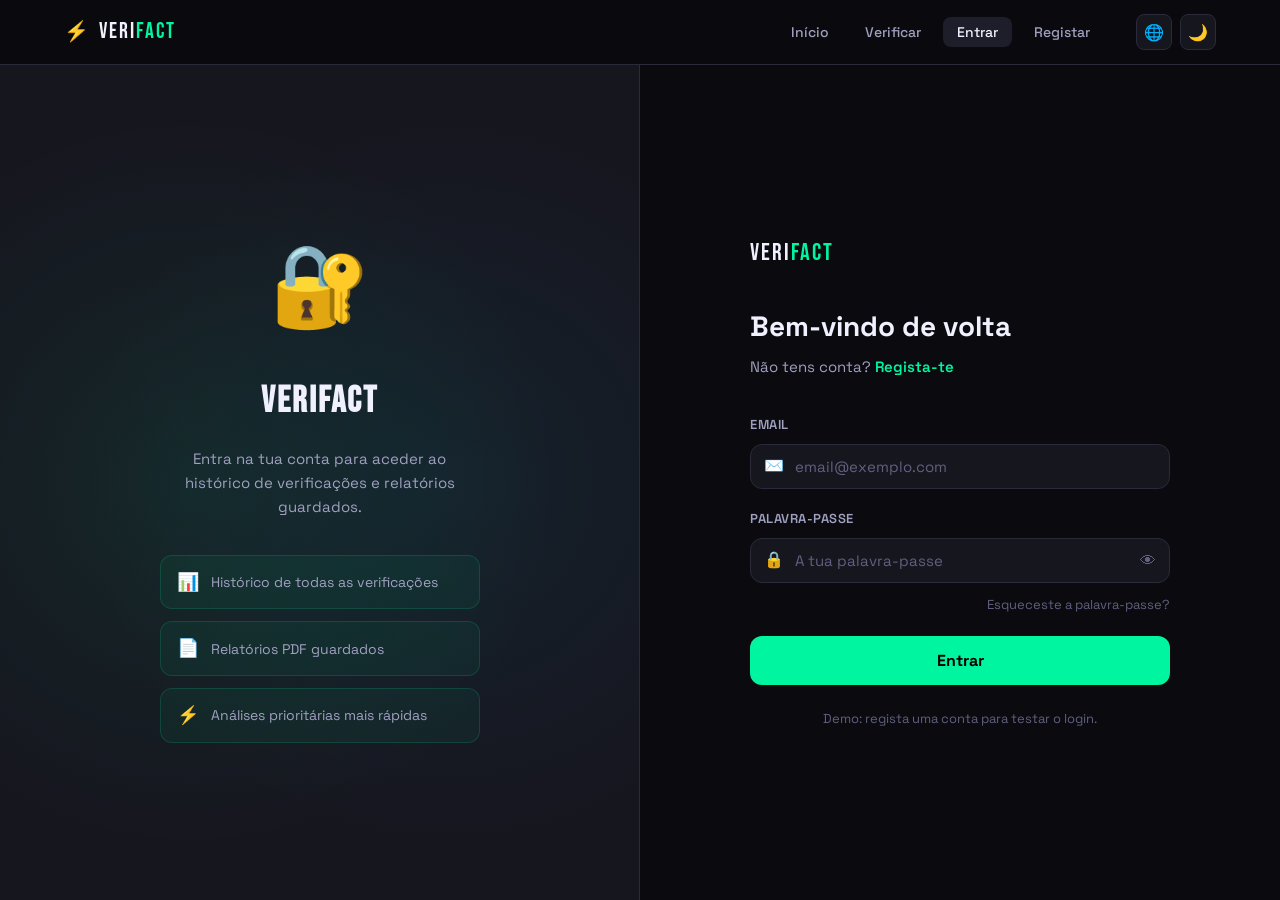
<file: remote_api/fakenews-detector/pages/history.html>
<!DOCTYPE html>
<html lang="pt" data-theme="dark">
<head>
  <meta charset="UTF-8"/>
  <meta name="viewport" content="width=device-width, initial-scale=1.0"/>
  <title>Histórico — VeriFact</title>
  <link rel="stylesheet" href="../css/global.css"/>
  <link rel="preconnect" href="https://fonts.googleapis.com">
  <link href="https://fonts.googleapis.com/css2?family=Space+Grotesk:wght@300;400;500;600;700&family=Bebas+Neue&family=JetBrains+Mono:wght@400;500&display=swap" rel="stylesheet">
  <style>
    .history-page { max-width:1000px; margin:0 auto; padding:100px 24px 80px; }
    .history-header { display:flex; align-items:center; justify-content:space-between; margin-bottom:36px; flex-wrap:wrap; gap:16px; }
    .history-title { font-family:var(--font-display); font-size:clamp(28px,5vw,48px); letter-spacing:2px; }
    .stats-row { display:grid; grid-template-columns:repeat(auto-fit,minmax(160px,1fr)); gap:16px; margin-bottom:36px; }
    .stat-card { background:var(--surface); border:1px solid var(--border); border-radius:var(--radius-lg); padding:20px; text-align:center; }
    .stat-card .num { font-family:var(--font-display); font-size:36px; letter-spacing:1px; }
    .stat-card .num.fake { color:var(--red); }
    .stat-card .num.real { color:var(--green); }
    .stat-card .num.suspicious { color:var(--yellow); }
    .stat-card .num.total { color:var(--accent2); }
    .stat-card .lbl { font-size:12px; color:var(--text3); text-transform:uppercase; letter-spacing:1px; margin-top:4px; }
    .scan-list { display:flex; flex-direction:column; gap:12px; }
    .scan-row { background:var(--surface); border:1px solid var(--border); border-radius:var(--radius-lg); padding:20px 24px; display:grid; grid-template-columns:auto 1fr auto auto; align-items:center; gap:16px; transition:all 0.2s; }
    .scan-row:hover { border-color:var(--border2); transform:translateX(4px); }
    .scan-verdict-dot { width:40px; height:40px; border-radius:50%; display:flex; align-items:center; justify-content:center; font-size:18px; flex-shrink:0; }
    .scan-verdict-dot.fake { background:rgba(255,51,102,0.15); }
    .scan-verdict-dot.real { background:rgba(0,245,160,0.15); }
    .scan-verdict-dot.suspicious { background:rgba(255,215,0,0.15); }
    .scan-preview { font-size:14px; color:var(--text2); white-space:nowrap; overflow:hidden; text-overflow:ellipsis; }
    .scan-meta { font-size:12px; color:var(--text3); font-family:var(--font-mono); margin-top:4px; }
    .scan-actions { display:flex; gap:8px; }
    .scan-action-btn { background:var(--surface2); border:1px solid var(--border); color:var(--text2); padding:6px 12px; border-radius:8px; font-size:12px; font-family:var(--font-main); cursor:pointer; transition:all 0.2s; white-space:nowrap; }
    .scan-action-btn:hover { border-color:var(--accent); color:var(--accent); }
    .scan-action-btn.danger:hover { border-color:var(--red); color:var(--red); }
    .empty-state { text-align:center; padding:80px 24px; color:var(--text3); }
    .empty-state .icon { font-size:64px; margin-bottom:16px; display:block; }
    .empty-state h3 { font-size:20px; font-weight:700; color:var(--text2); margin-bottom:8px; }
    .tabs-bar { display:flex; gap:8px; margin-bottom:28px; }
    .tab-pill { padding:8px 20px; border-radius:999px; font-size:13px; font-weight:600; border:1px solid var(--border); background:transparent; color:var(--text2); cursor:pointer; transition:all 0.2s; font-family:var(--font-main); }
    .tab-pill.active { background:var(--accent); color:#000; border-color:var(--accent); }
    .loading-state { text-align:center; padding:60px; color:var(--text3); }
    .pagination { display:flex; justify-content:center; gap:8px; margin-top:32px; }
    .page-btn { padding:8px 16px; border-radius:8px; border:1px solid var(--border); background:var(--surface); color:var(--text2); cursor:pointer; font-family:var(--font-main); font-size:14px; transition:all 0.2s; }
    .page-btn:hover, .page-btn.active { border-color:var(--accent); color:var(--accent); background:rgba(0,245,160,0.05); }
    @media(max-width:700px){ .scan-row{grid-template-columns:auto 1fr; gap:12px;} .scan-actions{grid-column:1/-1;} }
  </style>
</head>
<body>

  <nav class="navbar" id="navbar">
    <div class="nav-inner">
      <a href="../index.html" class="logo">
        <span class="logo-icon">⚡</span>
        <span class="logo-text">VERI<span class="accent">FACT</span></span>
      </a>
      <ul class="nav-links">
        <li><a href="../index.html" class="nav-link">Início</a></li>
        <li><a href="scan.html" class="nav-link">Verificar</a></li>
        <li><a href="history.html" class="nav-link active">Histórico</a></li>
        <li><a href="login.html" class="nav-link" id="navLoginLink">Entrar</a></li>
      </ul>
      <div class="nav-controls">
        <div class="lang-select">
          <button class="ctrl-btn" id="langBtn">🌐</button>
          <div class="lang-dropdown" id="langDropdown">
            <button onclick="setLang('pt')" class="lang-opt">🇵🇹 Português</button>
            <button onclick="setLang('en')" class="lang-opt">🇬🇧 English</button>
            <button onclick="setLang('es')" class="lang-opt">🇪🇸 Español</button>
            <button onclick="setLang('fr')" class="lang-opt">🇫🇷 Français</button>
          </div>
        </div>
        <button class="ctrl-btn theme-toggle" id="themeToggle">🌙</button>
        <button class="ctrl-btn mobile-menu-btn" id="mobileMenu">☰</button>
      </div>
    </div>
  </nav>

  <main class="history-page">
    <div class="history-header">
      <h1 class="history-title">📂 Histórico</h1>
      <a href="scan.html" class="btn-primary">+ Nova Verificação</a>
    </div>

    <!-- Stats -->
    <div class="stats-row" id="statsRow">
      <div class="stat-card"><div class="num total" id="statTotal">—</div><div class="lbl">Total</div></div>
      <div class="stat-card"><div class="num fake" id="statFake">—</div><div class="lbl">Falsas</div></div>
      <div class="stat-card"><div class="num suspicious" id="statSuspicious">—</div><div class="lbl">Suspeitas</div></div>
      <div class="stat-card"><div class="num real" id="statReal">—</div><div class="lbl">Verdadeiras</div></div>
    </div>

    <!-- Tabs -->
    <div class="tabs-bar">
      <button class="tab-pill active" id="tabScans" onclick="showTab('scans')">🔍 Verificações</button>
      <button class="tab-pill" id="tabReports" onclick="showTab('reports')">📄 Relatórios PDF</button>
    </div>

    <!-- Scans list -->
    <div id="panelScans">
      <div class="loading-state" id="scansLoading">⏳ A carregar...</div>
      <div class="scan-list" id="scanList" style="display:none"></div>
      <div class="empty-state" id="scansEmpty" style="display:none">
        <span class="icon">🔍</span>
        <h3>Nenhuma verificação ainda</h3>
        <p>Faz a tua primeira verificação de notícias!</p>
        <br/><a href="scan.html" class="btn-primary">Verificar agora</a>
      </div>
      <div class="pagination" id="scansPagination"></div>
    </div>

    <!-- Reports list -->
    <div id="panelReports" style="display:none">
      <div class="loading-state" id="reportsLoading">⏳ A carregar...</div>
      <div class="scan-list" id="reportList" style="display:none"></div>
      <div class="empty-state" id="reportsEmpty" style="display:none">
        <span class="icon">📄</span>
        <h3>Nenhum relatório ainda</h3>
        <p>Gera um relatório PDF após uma verificação.</p>
      </div>
    </div>
  </main>

  <script src="../js/i18n.js"></script>
  <script src="../js/theme.js"></script>
  <script src="../js/api.js"></script>
  <script>
    const LIMIT = 10;
    let scansOffset = 0;
    let scansTotal = 0;
    let currentTab = 'scans';

    function showTab(tab) {
      currentTab = tab;
      document.getElementById('tabScans').classList.toggle('active', tab === 'scans');
      document.getElementById('tabReports').classList.toggle('active', tab === 'reports');
      document.getElementById('panelScans').style.display = tab === 'scans' ? '' : 'none';
      document.getElementById('panelReports').style.display = tab === 'reports' ? '' : 'none';
    }

    function verdictIcon(v) {
      return { fake: '❌', real: '✅', suspicious: '⚠️' }[v] || '❓';
    }
    function verdictLabel(v) {
      return { fake: 'FALSO', real: 'VERDADEIRO', suspicious: 'SUSPEITO' }[v] || v;
    }
    function formatDate(d) {
      return new Date(d).toLocaleString('pt-PT', { day:'2-digit', month:'2-digit', year:'numeric', hour:'2-digit', minute:'2-digit' });
    }

    async function loadStats() {
      const res = await Scans.stats();
      if (res?.success) {
        const d = res.data;
        document.getElementById('statTotal').textContent      = d.total ?? 0;
        document.getElementById('statFake').textContent       = d.fake_count ?? 0;
        document.getElementById('statSuspicious').textContent = d.suspicious_count ?? 0;
        document.getElementById('statReal').textContent       = d.real_count ?? 0;
      }
    }

    async function loadScans(offset = 0) {
      document.getElementById('scansLoading').style.display = '';
      document.getElementById('scanList').style.display = 'none';
      document.getElementById('scansEmpty').style.display = 'none';

      const res = await Scans.history(LIMIT, offset);
      document.getElementById('scansLoading').style.display = 'none';

      if (!res?.success) {
        showToast('Erro ao carregar verificações.', 'error');
        return;
      }
      const { scans, total } = res.data;
      scansTotal = total;
      scansOffset = offset;

      if (!scans.length) {
        document.getElementById('scansEmpty').style.display = '';
        return;
      }

      const list = document.getElementById('scanList');
      list.innerHTML = scans.map(s => `
        <div class="scan-row">
          <div class="scan-verdict-dot ${s.verdict}">${verdictIcon(s.verdict)}</div>
          <div>
            <div class="scan-preview">${s.preview || '(sem texto)'}</div>
            <div class="scan-meta">
              <span class="badge badge-${s.verdict === 'fake' ? 'fake' : s.verdict === 'real' ? 'real' : 'suspicious'}">${verdictLabel(s.verdict)}</span>
              &nbsp;·&nbsp; ${s.reliability}% fiável
              &nbsp;·&nbsp; ${s.input_type === 'url' ? '🔗 URL' : '📝 Texto'}
              &nbsp;·&nbsp; ${formatDate(s.created_at)}
            </div>
          </div>
          <div class="scan-actions">
            ${s.report_id ? `<button class="scan-action-btn" onclick="showToast('Relatório já existe.','info')">📄 PDF</button>` : ''}
            <button class="scan-action-btn danger" onclick="deleteScan(${s.id}, this)">🗑 Apagar</button>
          </div>
        </div>
      `).join('');
      list.style.display = 'flex';

      renderPagination(total, offset);
    }

    async function deleteScan(id, btn) {
      if (!confirm('Apagar esta verificação?')) return;
      btn.disabled = true;
      const res = await Scans.delete(id);
      if (res?.success) {
        showToast('Verificação apagada.', 'success');
        loadScans(scansOffset);
        loadStats();
      } else {
        showToast(res?.error || 'Erro ao apagar.', 'error');
        btn.disabled = false;
      }
    }

    function renderPagination(total, offset) {
      const pages = Math.ceil(total / LIMIT);
      const current = Math.floor(offset / LIMIT);
      const pag = document.getElementById('scansPagination');
      if (pages <= 1) { pag.innerHTML = ''; return; }
      pag.innerHTML = Array.from({length: pages}, (_, i) =>
        `<button class="page-btn ${i === current ? 'active' : ''}" onclick="loadScans(${i * LIMIT})">${i + 1}</button>`
      ).join('');
    }

    async function loadReports() {
      document.getElementById('reportsLoading').style.display = '';
      document.getElementById('reportList').style.display = 'none';
      document.getElementById('reportsEmpty').style.display = 'none';

      const res = await Reports.list(20, 0);
      document.getElementById('reportsLoading').style.display = 'none';

      if (!res?.success) { showToast('Erro ao carregar relatórios.', 'error'); return; }
      const { reports } = res.data;

      if (!reports.length) { document.getElementById('reportsEmpty').style.display = ''; return; }

      const list = document.getElementById('reportList');
      list.innerHTML = reports.map(r => `
        <div class="scan-row">
          <div class="scan-verdict-dot ${r.verdict}">📄</div>
          <div>
            <div class="scan-preview">${r.filename}</div>
            <div class="scan-meta">
              <span class="badge badge-${r.verdict === 'fake' ? 'fake' : r.verdict === 'real' ? 'real' : 'suspicious'}">${verdictLabel(r.verdict)}</span>
              &nbsp;·&nbsp; ${r.file_size_kb || '?'} KB
              &nbsp;·&nbsp; ${r.download_count} downloads
              &nbsp;·&nbsp; ${formatDate(r.generated_at)}
            </div>
          </div>
          <div class="scan-actions">
            <button class="scan-action-btn danger" onclick="deleteReport(${r.id}, this)">🗑 Apagar</button>
          </div>
        </div>
      `).join('');
      list.style.display = 'flex';
    }

    async function deleteReport(id, btn) {
      if (!confirm('Apagar este relatório?')) return;
      btn.disabled = true;
      const res = await Reports.delete(id);
      if (res?.success) { showToast('Relatório apagado.', 'success'); loadReports(); }
      else { showToast(res?.error || 'Erro.', 'error'); btn.disabled = false; }
    }

    // Init — require login
    document.addEventListener('DOMContentLoaded', () => {
      if (!Auth.isLoggedIn()) {
        window.location.href = 'login.html';
        return;
      }
      loadStats();
      loadScans(0);
      loadReports();
    });
  </script>
</body>
</html>
</file>
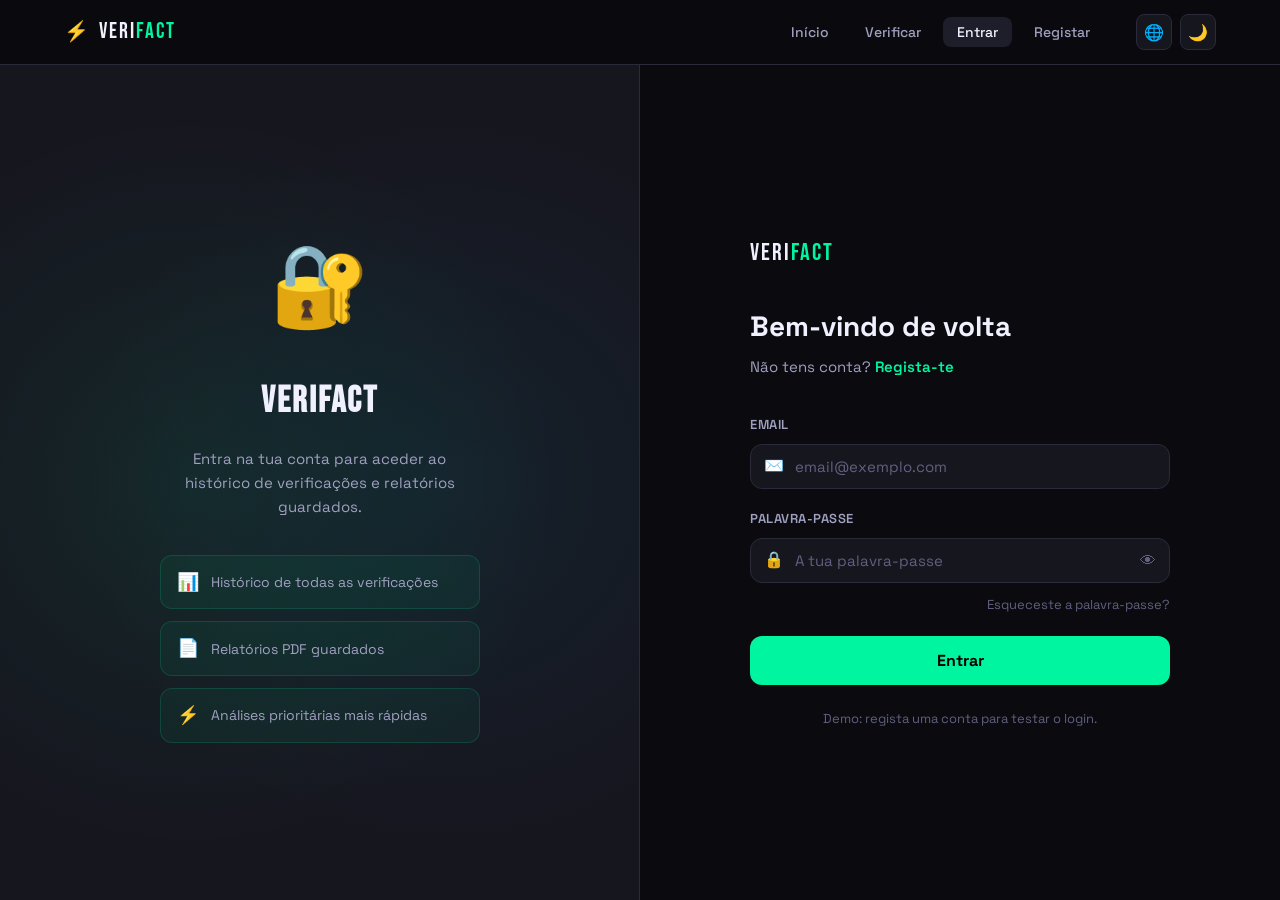
<file: remote_api/fakenews-detector/pages/login.html>
<!DOCTYPE html>
<html lang="pt" data-theme="dark">
<head>
  <meta charset="UTF-8"/>
  <meta name="viewport" content="width=device-width, initial-scale=1.0"/>
  <title>Entrar — VeriFact</title>
  <link rel="stylesheet" href="../css/global.css"/>
  <link rel="stylesheet" href="../css/auth.css"/>
  <link rel="preconnect" href="https://fonts.googleapis.com">
  <link href="https://fonts.googleapis.com/css2?family=Space+Grotesk:wght@300;400;500;600;700&family=Bebas+Neue&family=JetBrains+Mono:wght@400;500&display=swap" rel="stylesheet">
</head>
<body>

  <nav class="navbar" id="navbar">
    <div class="nav-inner">
      <a href="../index.html" class="logo">
        <span class="logo-icon">⚡</span>
        <span class="logo-text">VERI<span class="accent">FACT</span></span>
      </a>
      <ul class="nav-links">
        <li><a href="../index.html" class="nav-link" data-i18n="nav_home">Início</a></li>
        <li><a href="scan.html" class="nav-link" data-i18n="nav_scan">Verificar</a></li>
        <li><a href="login.html" class="nav-link active" data-i18n="nav_login">Entrar</a></li>
        <li><a href="register.html" class="nav-link" data-i18n="nav_register">Registar</a></li>
      </ul>
      <div class="nav-controls">
        <div class="lang-select">
          <button class="ctrl-btn" id="langBtn">🌐</button>
          <div class="lang-dropdown" id="langDropdown">
            <button onclick="setLang('pt')" class="lang-opt">🇵🇹 Português</button>
            <button onclick="setLang('en')" class="lang-opt">🇬🇧 English</button>
            <button onclick="setLang('es')" class="lang-opt">🇪🇸 Español</button>
            <button onclick="setLang('fr')" class="lang-opt">🇫🇷 Français</button>
          </div>
        </div>
        <button class="ctrl-btn theme-toggle" id="themeToggle">🌙</button>
        <button class="ctrl-btn mobile-menu-btn" id="mobileMenu">☰</button>
      </div>
    </div>
  </nav>

  <div class="mobile-nav" id="mobileNav">
    <a href="../index.html" data-i18n="nav_home">Início</a>
    <a href="scan.html" data-i18n="nav_scan">Verificar</a>
    <a href="login.html" data-i18n="nav_login">Entrar</a>
    <a href="register.html" data-i18n="nav_register">Registar</a>
  </div>

  <div class="auth-page">
    <!-- Visual side -->
    <div class="auth-visual">
      <div class="auth-visual-bg"></div>
      <div class="auth-visual-content">
        <span class="auth-visual-icon">🔐</span>
        <h2>VeriFact</h2>
        <p>Entra na tua conta para aceder ao histórico de verificações e relatórios guardados.</p>
        <div class="auth-visual-features">
          <div class="auth-feature">
            <span class="auth-feature-icon">📊</span>
            Histórico de todas as verificações
          </div>
          <div class="auth-feature">
            <span class="auth-feature-icon">📄</span>
            Relatórios PDF guardados
          </div>
          <div class="auth-feature">
            <span class="auth-feature-icon">⚡</span>
            Análises prioritárias mais rápidas
          </div>
        </div>
      </div>
    </div>

    <!-- Form side -->
    <div class="auth-form-section">
      <div class="auth-form-box">
        <a href="../index.html" class="auth-logo-top">
          VERI<span class="accent">FACT</span>
        </a>
        <h1 class="auth-title" data-i18n="login_title">Bem-vindo de volta</h1>
        <p class="auth-sub">
          <span data-i18n="login_sub">Não tens conta? </span>
          <a href="register.html" data-i18n="login_sub2">Regista-te</a>
        </p>

        <div id="loginError" class="form-error"></div>

        <form class="auth-form" id="loginForm" novalidate>
          <div class="form-group">
            <label class="form-label" data-i18n="label_email">Email</label>
            <div class="input-with-icon">
              <span class="input-icon">✉️</span>
              <input type="email" class="form-input" id="loginEmail"
                data-i18n-placeholder="ph_email" placeholder="email@exemplo.com" required autocomplete="email"/>
            </div>
          </div>

          <div class="form-group">
            <label class="form-label" data-i18n="label_password">Palavra-passe</label>
            <div class="input-with-icon">
              <span class="input-icon">🔒</span>
              <input type="password" class="form-input" id="loginPassword"
                placeholder="A tua palavra-passe" required autocomplete="current-password"/>
              <button type="button" class="pw-toggle" id="togglePw">👁</button>
            </div>
            <div class="forgot-link">
              <a href="#" data-i18n="forgot_pw">Esqueceste a palavra-passe?</a>
            </div>
          </div>

          <button type="submit" class="auth-btn" id="loginBtn" data-i18n="login_btn">
            Entrar
          </button>
        </form>

        <p style="margin-top:24px;font-size:13px;color:var(--text3);text-align:center;">
          Demo: regista uma conta para testar o login.
        </p>
      </div>
    </div>
  </div>

  <script src="../js/i18n.js"></script>
  <script src="../js/theme.js"></script>
  <script src="../js/auth.js"></script>
</body>
</html>
</file>
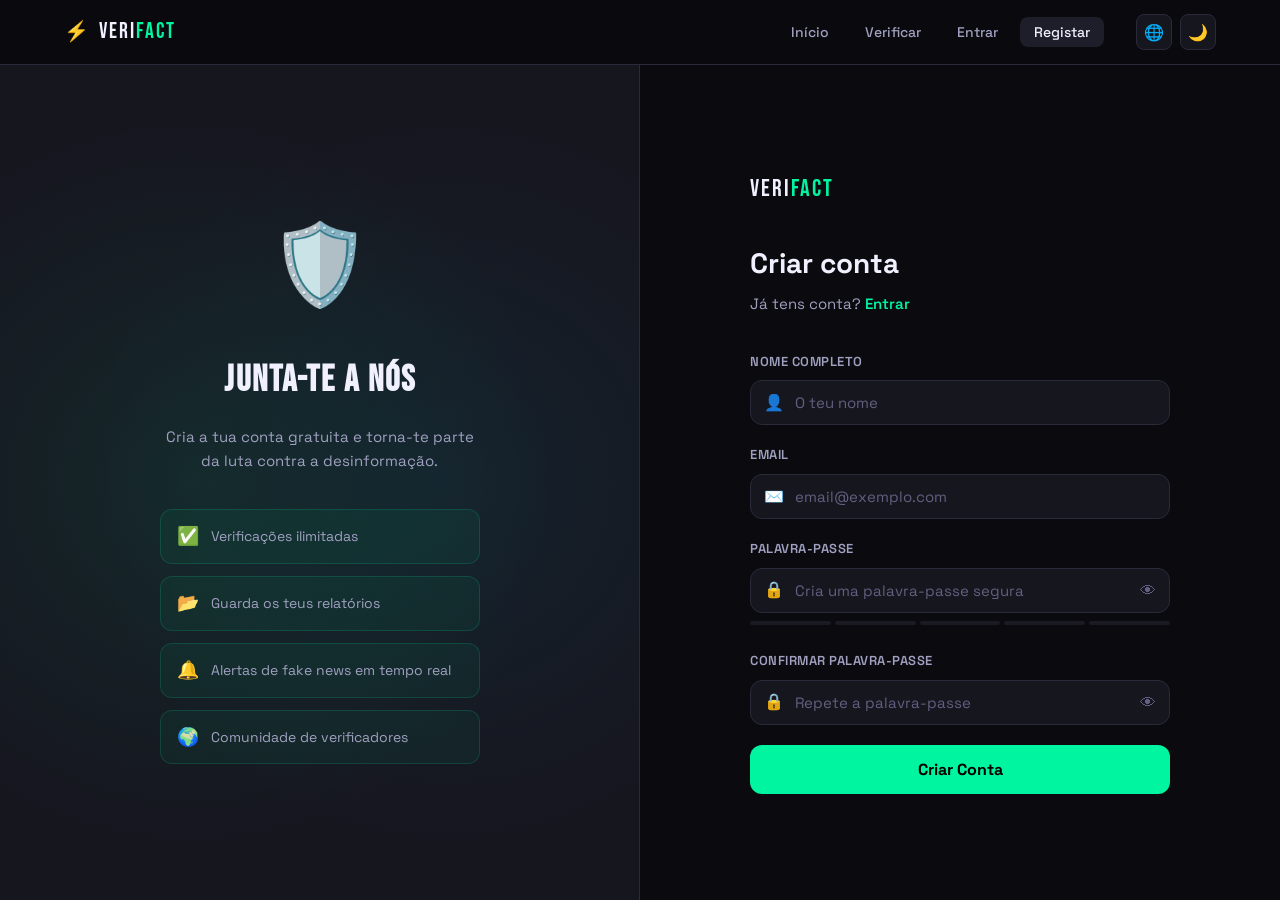
<file: remote_api/fakenews-detector/pages/register.html>
<!DOCTYPE html>
<html lang="pt" data-theme="dark">
<head>
  <meta charset="UTF-8"/>
  <meta name="viewport" content="width=device-width, initial-scale=1.0"/>
  <title>Registar — VeriFact</title>
  <link rel="stylesheet" href="../css/global.css"/>
  <link rel="stylesheet" href="../css/auth.css"/>
  <link rel="preconnect" href="https://fonts.googleapis.com">
  <link href="https://fonts.googleapis.com/css2?family=Space+Grotesk:wght@300;400;500;600;700&family=Bebas+Neue&family=JetBrains+Mono:wght@400;500&display=swap" rel="stylesheet">
</head>
<body>

  <nav class="navbar" id="navbar">
    <div class="nav-inner">
      <a href="../index.html" class="logo">
        <span class="logo-icon">⚡</span>
        <span class="logo-text">VERI<span class="accent">FACT</span></span>
      </a>
      <ul class="nav-links">
        <li><a href="../index.html" class="nav-link" data-i18n="nav_home">Início</a></li>
        <li><a href="scan.html" class="nav-link" data-i18n="nav_scan">Verificar</a></li>
        <li><a href="login.html" class="nav-link" data-i18n="nav_login">Entrar</a></li>
        <li><a href="register.html" class="nav-link active" data-i18n="nav_register">Registar</a></li>
      </ul>
      <div class="nav-controls">
        <div class="lang-select">
          <button class="ctrl-btn" id="langBtn">🌐</button>
          <div class="lang-dropdown" id="langDropdown">
            <button onclick="setLang('pt')" class="lang-opt">🇵🇹 Português</button>
            <button onclick="setLang('en')" class="lang-opt">🇬🇧 English</button>
            <button onclick="setLang('es')" class="lang-opt">🇪🇸 Español</button>
            <button onclick="setLang('fr')" class="lang-opt">🇫🇷 Français</button>
          </div>
        </div>
        <button class="ctrl-btn theme-toggle" id="themeToggle">🌙</button>
        <button class="ctrl-btn mobile-menu-btn" id="mobileMenu">☰</button>
      </div>
    </div>
  </nav>

  <div class="mobile-nav" id="mobileNav">
    <a href="../index.html" data-i18n="nav_home">Início</a>
    <a href="scan.html" data-i18n="nav_scan">Verificar</a>
    <a href="login.html" data-i18n="nav_login">Entrar</a>
    <a href="register.html" data-i18n="nav_register">Registar</a>
  </div>

  <div class="auth-page">
    <!-- Visual side -->
    <div class="auth-visual">
      <div class="auth-visual-bg"></div>
      <div class="auth-visual-content">
        <span class="auth-visual-icon">🛡️</span>
        <h2>Junta-te a nós</h2>
        <p>Cria a tua conta gratuita e torna-te parte da luta contra a desinformação.</p>
        <div class="auth-visual-features">
          <div class="auth-feature">
            <span class="auth-feature-icon">✅</span>
            Verificações ilimitadas
          </div>
          <div class="auth-feature">
            <span class="auth-feature-icon">📂</span>
            Guarda os teus relatórios
          </div>
          <div class="auth-feature">
            <span class="auth-feature-icon">🔔</span>
            Alertas de fake news em tempo real
          </div>
          <div class="auth-feature">
            <span class="auth-feature-icon">🌍</span>
            Comunidade de verificadores
          </div>
        </div>
      </div>
    </div>

    <!-- Form side -->
    <div class="auth-form-section">
      <div class="auth-form-box">
        <a href="../index.html" class="auth-logo-top">
          VERI<span class="accent">FACT</span>
        </a>
        <h1 class="auth-title" data-i18n="register_title">Criar conta</h1>
        <p class="auth-sub">
          <span data-i18n="register_sub">Já tens conta? </span>
          <a href="login.html" data-i18n="register_sub2">Entrar</a>
        </p>

        <div id="registerError" class="form-error"></div>
        <div id="registerSuccess" class="form-success"></div>

        <form class="auth-form" id="registerForm" novalidate>
          <div class="form-group">
            <label class="form-label" data-i18n="label_name">Nome completo</label>
            <div class="input-with-icon">
              <span class="input-icon">👤</span>
              <input type="text" class="form-input" id="registerName"
                data-i18n-placeholder="ph_name" placeholder="O teu nome" required autocomplete="name"/>
            </div>
          </div>

          <div class="form-group">
            <label class="form-label" data-i18n="label_email">Email</label>
            <div class="input-with-icon">
              <span class="input-icon">✉️</span>
              <input type="email" class="form-input" id="registerEmail"
                data-i18n-placeholder="ph_email" placeholder="email@exemplo.com" required autocomplete="email"/>
            </div>
          </div>

          <div class="form-group">
            <label class="form-label" data-i18n="label_password">Palavra-passe</label>
            <div class="input-with-icon">
              <span class="input-icon">🔒</span>
              <input type="password" class="form-input" id="registerPassword"
                placeholder="Cria uma palavra-passe segura" required autocomplete="new-password"/>
              <button type="button" class="pw-toggle" id="togglePw">👁</button>
            </div>
            <div class="pw-strength">
              <div class="pw-strength-bar">
                <div class="pw-strength-seg"></div>
                <div class="pw-strength-seg"></div>
                <div class="pw-strength-seg"></div>
                <div class="pw-strength-seg"></div>
                <div class="pw-strength-seg"></div>
              </div>
              <span class="pw-strength-label"></span>
            </div>
          </div>

          <div class="form-group">
            <label class="form-label" data-i18n="label_confirm">Confirmar palavra-passe</label>
            <div class="input-with-icon">
              <span class="input-icon">🔒</span>
              <input type="password" class="form-input" id="registerConfirm"
                placeholder="Repete a palavra-passe" required autocomplete="new-password"/>
              <button type="button" class="pw-toggle" id="togglePw2">👁</button>
            </div>
          </div>

          <button type="submit" class="auth-btn" id="registerBtn" data-i18n="register_btn">
            Criar Conta
          </button>
        </form>
      </div>
    </div>
  </div>

  <script src="../js/i18n.js"></script>
  <script src="../js/theme.js"></script>
  <script src="../js/auth.js"></script>
</body>
</html>
</file>
<file: fakenews-detector/css/global.css>
/* ===== GLOBAL CSS ===== */
@import url('https://fonts.googleapis.com/css2?family=Space+Grotesk:wght@300;400;500;600;700&family=Bebas+Neue&family=JetBrains+Mono:wght@400;500&display=swap');

/* ---- CSS VARIABLES ---- */
:root {
  --bg: #0a0a0f;
  --bg2: #111118;
  --bg3: #1a1a24;
  --surface: #16161f;
  --surface2: #1e1e2a;
  --border: #2a2a3a;
  --border2: #3a3a4f;
  --text: #f0f0ff;
  --text2: #a0a0c0;
  --text3: #606080;
  --accent: #00f5a0;
  --accent2: #00d4ff;
  --red: #ff3366;
  --orange: #ff6b35;
  --yellow: #ffd700;
  --green: #00f5a0;
  --radius: 12px;
  --radius-lg: 20px;
  --shadow: 0 4px 24px rgba(0,0,0,0.4);
  --shadow-accent: 0 0 30px rgba(0,245,160,0.15);
  --font-main: 'Space Grotesk', sans-serif;
  --font-display: 'Bebas Neue', sans-serif;
  --font-mono: 'JetBrains Mono', monospace;
}

[data-theme="light"] {
  --bg: #f5f5fa;
  --bg2: #ffffff;
  --bg3: #eaeaf5;
  --surface: #ffffff;
  --surface2: #f0f0fa;
  --border: #dcdcee;
  --border2: #c8c8e0;
  --text: #0a0a1a;
  --text2: #444460;
  --text3: #8888aa;
  --shadow: 0 4px 24px rgba(0,0,0,0.08);
  --shadow-accent: 0 0 30px rgba(0,180,120,0.15);
}

/* ---- RESET ---- */
*, *::before, *::after { box-sizing: border-box; margin: 0; padding: 0; }
html { scroll-behavior: smooth; }
body {
  font-family: var(--font-main);
  background: var(--bg);
  color: var(--text);
  line-height: 1.6;
  min-height: 100vh;
  transition: background 0.3s, color 0.3s;
}
a { color: inherit; text-decoration: none; }
button { cursor: pointer; font-family: var(--font-main); }
img { max-width: 100%; }

/* ---- NAVBAR ---- */
.navbar {
  position: fixed; top: 0; left: 0; right: 0; z-index: 1000;
  background: rgba(10,10,15,0.85);
  backdrop-filter: blur(20px);
  border-bottom: 1px solid var(--border);
  transition: background 0.3s;
}
[data-theme="light"] .navbar {
  background: rgba(245,245,250,0.9);
}
.nav-inner {
  max-width: 1200px;
  margin: 0 auto;
  padding: 0 24px;
  height: 64px;
  display: flex;
  align-items: center;
  gap: 32px;
}
.logo {
  display: flex; align-items: center; gap: 8px;
  font-family: var(--font-display);
  font-size: 22px;
  letter-spacing: 2px;
}
.logo-icon { font-size: 20px; }
.accent { color: var(--accent); }
.nav-links {
  display: flex; gap: 8px; list-style: none; margin-left: auto;
  align-items: center; height: 64px;
}
.nav-links li {
  display: flex; align-items: center; height: 100%;
}
.nav-link {
  padding: 6px 14px;
  border-radius: 8px;
  font-size: 14px;
  font-weight: 500;
  color: var(--text2);
  transition: all 0.2s;
  display: flex; align-items: center;
  height: 36px; line-height: 1;
  box-sizing: border-box;
}
.nav-link:hover, .nav-link.active {
  background: var(--surface2);
  color: var(--text);
}
.nav-controls {
  display: flex; align-items: center; gap: 8px;
}
.ctrl-btn {
  background: var(--surface);
  border: 1px solid var(--border);
  color: var(--text);
  width: 36px; height: 36px;
  border-radius: 8px;
  font-size: 16px;
  display: flex; align-items: center; justify-content: center;
  transition: all 0.2s;
  position: relative;
}
.ctrl-btn:hover { background: var(--surface2); border-color: var(--border2); }

/* Language dropdown */
.lang-select { position: relative; }
.lang-dropdown {
  display: none;
  position: absolute; top: 44px; right: 0;
  background: var(--surface);
  border: 1px solid var(--border);
  border-radius: var(--radius);
  padding: 8px;
  min-width: 160px;
  box-shadow: var(--shadow);
  z-index: 100;
}
.lang-select:hover .lang-dropdown,
.lang-dropdown:hover { display: flex; flex-direction: column; gap: 2px; }
.lang-opt {
  background: none; border: none;
  color: var(--text2);
  padding: 8px 12px;
  border-radius: 8px;
  font-size: 14px;
  text-align: left;
  transition: all 0.2s;
}
.lang-opt:hover { background: var(--surface2); color: var(--text); }

/* ── USER MENU na Navbar ── */
.nav-user-menu { position: relative; display: flex; align-items: center; }
.nav-user-btn {
  display: flex; align-items: center; gap: 8px;
  background: var(--surface); border: 1px solid var(--border);
  border-radius: 999px; padding: 5px 14px 5px 6px;
  cursor: pointer; transition: all 0.2s; color: var(--text);
  font-family: var(--font-main); font-size: 14px; font-weight: 600;
}
.nav-user-btn:hover { border-color: var(--accent); background: var(--surface2); }
.nav-avatar {
  width: 28px; height: 28px; border-radius: 50%;
  background: linear-gradient(135deg, var(--accent), var(--accent2));
  display: flex; align-items: center; justify-content: center;
  font-size: 13px; font-weight: 700; color: #000; flex-shrink: 0;
  overflow: hidden;
}
.nav-avatar img { width: 100%; height: 100%; object-fit: cover; border-radius: 50%; }
.nav-user-caret { font-size: 10px; color: var(--text3); transition: transform 0.2s; }
.nav-user-menu.open .nav-user-caret { transform: rotate(180deg); }
.nav-user-dropdown {
  display: none; position: absolute; top: calc(100% + 10px); right: 0;
  background: var(--surface); border: 1px solid var(--border);
  border-radius: var(--radius-lg); padding: 8px; min-width: 200px;
  box-shadow: var(--shadow); z-index: 200;
}
.nav-user-menu.open .nav-user-dropdown { display: flex; flex-direction: column; gap: 2px; }
.nav-user-info {
  padding: 10px 12px 10px; border-bottom: 1px solid var(--border);
  margin-bottom: 6px;
}
.nav-user-info .uname { font-weight: 700; font-size: 14px; color: var(--text); }
.nav-user-info .uemail { font-size: 11px; color: var(--text3); margin-top: 1px; word-break: break-all; }
.nav-user-item {
  display: flex; align-items: center; gap: 10px;
  padding: 9px 12px; border-radius: 8px; font-size: 13px;
  color: var(--text2); background: none; border: none; width: 100%;
  text-align: left; cursor: pointer; font-family: var(--font-main);
  transition: all 0.15s; text-decoration: none;
}
.nav-user-item:hover { background: var(--surface2); color: var(--text); }
.nav-user-item.danger { color: #ff5577; }
.nav-user-item.danger:hover { background: rgba(255,51,102,0.1); }
.nav-user-divider { height: 1px; background: var(--border); margin: 4px 0; }

/* Mobile menu */
.mobile-menu-btn { display: none; }
.mobile-nav {
  display: none;
  position: fixed; top: 64px; left: 0; right: 0;
  background: var(--bg2);
  border-bottom: 1px solid var(--border);
  flex-direction: column;
  padding: 16px;
  gap: 4px;
  z-index: 999;
}
.mobile-nav a {
  padding: 12px 16px;
  border-radius: 8px;
  font-size: 15px;
  color: var(--text2);
  transition: all 0.2s;
}
.mobile-nav a:hover { background: var(--surface2); color: var(--text); }
.mobile-nav.open { display: flex; }

/* ---- BUTTONS ---- */
.btn-primary {
  display: inline-flex; align-items: center; gap: 8px;
  background: var(--accent);
  color: #000;
  padding: 12px 28px;
  border-radius: var(--radius);
  font-weight: 700;
  font-size: 15px;
  transition: all 0.25s;
  border: none;
}
.btn-primary:hover {
  transform: translateY(-2px);
  box-shadow: 0 8px 30px rgba(0,245,160,0.35);
}
.btn-ghost {
  display: inline-flex; align-items: center; gap: 8px;
  background: transparent;
  color: var(--text2);
  padding: 12px 28px;
  border-radius: var(--radius);
  font-weight: 600;
  font-size: 15px;
  border: 1px solid var(--border2);
  transition: all 0.25s;
  cursor: pointer;
  font-family: var(--font-main);
}
.btn-ghost:hover {
  border-color: var(--accent);
  color: var(--accent);
  background: rgba(0,245,160,0.05);
}
.btn-danger {
  background: var(--red);
  color: #fff;
  padding: 12px 28px;
  border-radius: var(--radius);
  font-weight: 700;
  font-size: 15px;
  border: none;
  transition: all 0.25s;
  display: inline-flex; align-items: center; gap: 8px;
}
.btn-danger:hover { transform: translateY(-2px); box-shadow: 0 8px 30px rgba(255,51,102,0.35); }

/* ---- SECTION COMMONS ---- */
.section-header {
  text-align: center;
  margin-bottom: 48px;
}
.section-title {
  font-family: var(--font-display);
  font-size: clamp(28px, 4vw, 44px);
  letter-spacing: 2px;
  color: var(--text);
  margin-bottom: 12px;
}
.section-sub {
  color: var(--text2);
  font-size: 16px;
}

/* ---- CARDS ---- */
.card {
  background: var(--surface);
  border: 1px solid var(--border);
  border-radius: var(--radius-lg);
  padding: 24px;
  transition: all 0.25s;
}
.card:hover {
  border-color: var(--border2);
  box-shadow: var(--shadow);
}

/* ---- BADGES ---- */
.badge {
  display: inline-flex; align-items: center; gap: 4px;
  padding: 4px 10px;
  border-radius: 999px;
  font-size: 12px;
  font-weight: 600;
  letter-spacing: 0.5px;
  text-transform: uppercase;
}
.badge-fake { background: rgba(255,51,102,0.15); color: var(--red); border: 1px solid rgba(255,51,102,0.3); }
.badge-real { background: rgba(0,245,160,0.15); color: var(--green); border: 1px solid rgba(0,245,160,0.3); }
.badge-suspicious { background: rgba(255,215,0,0.15); color: var(--yellow); border: 1px solid rgba(255,215,0,0.3); }

/* ---- FORM ELEMENTS ---- */
.form-group { display: flex; flex-direction: column; gap: 8px; }
.form-label { font-size: 13px; font-weight: 600; color: var(--text2); letter-spacing: 0.5px; text-transform: uppercase; }
.form-input {
  background: var(--surface);
  border: 1px solid var(--border);
  border-radius: var(--radius);
  padding: 12px 16px;
  color: var(--text);
  font-family: var(--font-main);
  font-size: 15px;
  transition: all 0.2s;
  width: 100%;
}
.form-input:focus {
  outline: none;
  border-color: var(--accent);
  box-shadow: 0 0 0 3px rgba(0,245,160,0.1);
}
.form-input::placeholder { color: var(--text3); }

/* ---- FOOTER ---- */
/* ════════════════════════════════════════════════════════════
   FOOTER PROFISSIONAL
════════════════════════════════════════════════════════════ */
.footer {
  background: var(--bg2);
  border-top: 1px solid var(--border);
  margin-top: 80px;
}

/* Grid principal */
.footer-main {
  max-width: 1200px;
  margin: 0 auto;
  padding: 60px 24px 40px;
  display: grid;
  grid-template-columns: 1.6fr 1fr 1fr 1.4fr;
  gap: 48px;
}
@media (max-width: 900px) {
  .footer-main { grid-template-columns: 1fr 1fr; gap: 32px; }
}
@media (max-width: 560px) {
  .footer-main { grid-template-columns: 1fr; gap: 28px; }
}

/* Brand */
.footer-logo {
  display: flex; align-items: center; gap: 10px;
  text-decoration: none; margin-bottom: 14px;
}
.footer-logo .logo-icon { font-size: 20px; }
.footer-logo .logo-text {
  font-family: var(--font-display);
  font-size: 22px; letter-spacing: 3px; color: var(--text);
}
.footer-tagline {
  color: var(--text3); font-size: 13px; line-height: 1.7;
  margin-bottom: 18px;
}
.footer-badges {
  display: flex; flex-wrap: wrap; gap: 8px;
}
.footer-badge {
  font-size: 11px; font-weight: 600;
  padding: 4px 10px; border-radius: 999px;
  background: var(--surface); border: 1px solid var(--border);
  color: var(--text3);
}

/* Colunas */
.footer-col-title {
  font-size: 11px; font-weight: 700;
  letter-spacing: 1.5px; text-transform: uppercase;
  color: var(--accent); margin-bottom: 16px;
}
.footer-nav {
  list-style: none; display: flex; flex-direction: column; gap: 10px;
}
.footer-nav a {
  color: var(--text2); font-size: 13px; text-decoration: none;
  transition: color .2s, padding-left .2s;
  display: flex; align-items: center; gap: 6px;
}
.footer-nav a:hover { color: var(--accent); padding-left: 4px; }

/* Sobre */
.footer-about {
  color: var(--text3); font-size: 12px; line-height: 1.7;
  margin-bottom: 20px;
}

/* Stats */
.footer-stats {
  display: flex; gap: 20px;
}
.footer-stat {
  display: flex; flex-direction: column; align-items: center;
  background: var(--surface); border: 1px solid var(--border);
  border-radius: 10px; padding: 10px 16px; flex: 1;
}
.footer-stat-num {
  font-family: var(--font-display); font-size: 20px;
  color: var(--accent); letter-spacing: 1px;
}
.footer-stat-label {
  font-size: 10px; color: var(--text3);
  text-align: center; margin-top: 2px; line-height: 1.3;
}

/* Bottom bar */
.footer-bottom {
  border-top: 1px solid var(--border);
  background: rgba(0,0,0,.2);
}
.footer-bottom-inner {
  max-width: 1200px; margin: 0 auto;
  padding: 16px 24px;
  display: flex; align-items: center;
  justify-content: space-between; gap: 16px;
  flex-wrap: wrap;
  font-size: 12px; color: var(--text3);
}
.footer-disclaimer {
  font-size: 11px; color: var(--text3);
  opacity: .8;
}


/* Linha brilhante no topo do footer */
.footer::before {
  content: '';
  display: block;
  height: 2px;
  background: linear-gradient(90deg, transparent, var(--accent), var(--accent2), transparent);
  opacity: .4;
}


/* ---- TOAST NOTIFICATIONS ---- */
.toast-container {
  position: fixed; bottom: 24px; right: 24px;
  display: flex; flex-direction: column; gap: 8px;
  z-index: 9999;
}
.toast {
  background: var(--surface);
  border: 1px solid var(--border);
  border-radius: var(--radius);
  padding: 14px 20px;
  font-size: 14px;
  color: var(--text);
  box-shadow: var(--shadow);
  display: flex; align-items: center; gap: 10px;
  animation: slideIn 0.3s ease;
  max-width: 340px;
}
.toast.success { border-color: var(--green); }
.toast.error { border-color: var(--red); }
@keyframes slideIn {
  from { opacity: 0; transform: translateX(20px); }
  to { opacity: 1; transform: translateX(0); }
}

/* ---- SCROLLBAR ---- */
::-webkit-scrollbar { width: 6px; }
::-webkit-scrollbar-track { background: var(--bg); }
::-webkit-scrollbar-thumb { background: var(--border2); border-radius: 3px; }
::-webkit-scrollbar-thumb:hover { background: var(--accent); }

/* ---- RESPONSIVE ---- */
@media (max-width: 768px) {
  .nav-links { display: none; }
  .mobile-menu-btn { display: flex; }
  .footer-inner { grid-template-columns: 1fr; text-align: center; }
  .footer-copy { text-align: center; }
}
</file>
<file: fakenews-detector/css/auth.css>
/* ===== AUTH PAGES CSS ===== */

.auth-page {
  min-height: 100vh;
  display: grid;
  grid-template-columns: 1fr 1fr;
  padding-top: 64px;
}
.auth-visual {
  background: var(--surface);
  border-right: 1px solid var(--border);
  display: flex; flex-direction: column;
  align-items: center; justify-content: center;
  padding: 60px 40px;
  position: relative;
  overflow: hidden;
}
.auth-visual-bg {
  position: absolute; inset: 0;
  background:
    radial-gradient(circle at 30% 50%, rgba(0,245,160,0.08) 0%, transparent 60%),
    radial-gradient(circle at 70% 50%, rgba(0,212,255,0.06) 0%, transparent 60%);
}
.auth-visual-content {
  position: relative; z-index: 1;
  text-align: center;
}
.auth-visual-icon { font-size: 80px; margin-bottom: 24px; display: block; }
.auth-visual h2 {
  font-family: var(--font-display);
  font-size: 36px;
  letter-spacing: 2px;
  color: var(--text);
  margin-bottom: 16px;
}
.auth-visual p { color: var(--text2); font-size: 15px; max-width: 320px; line-height: 1.6; }
.auth-visual-features {
  margin-top: 36px;
  display: flex; flex-direction: column; gap: 12px;
  text-align: left;
}
.auth-feature {
  display: flex; align-items: center; gap: 12px;
  background: rgba(0,245,160,0.05);
  border: 1px solid rgba(0,245,160,0.15);
  border-radius: var(--radius);
  padding: 12px 16px;
  font-size: 14px;
  color: var(--text2);
}
.auth-feature-icon { font-size: 18px; flex-shrink: 0; }

/* Auth form */
.auth-form-section {
  display: flex; align-items: center; justify-content: center;
  padding: 60px 40px;
}
.auth-form-box {
  width: 100%;
  max-width: 420px;
}
.auth-logo-top {
  font-family: var(--font-display);
  font-size: 24px;
  letter-spacing: 2px;
  margin-bottom: 32px;
  display: block;
}
.auth-title {
  font-size: 28px;
  font-weight: 800;
  margin-bottom: 6px;
}
.auth-sub { color: var(--text2); font-size: 15px; margin-bottom: 36px; }
.auth-sub a { color: var(--accent); font-weight: 600; }

.auth-form { display: flex; flex-direction: column; gap: 20px; }
.input-with-icon { position: relative; }
.input-icon {
  position: absolute; left: 14px; top: 50%;
  transform: translateY(-50%);
  font-size: 16px;
  pointer-events: none;
}
.input-with-icon .form-input { padding-left: 44px; }
.input-with-icon .pw-toggle {
  position: absolute; right: 14px; top: 50%;
  transform: translateY(-50%);
  background: none; border: none;
  color: var(--text3); font-size: 16px;
  cursor: pointer;
  transition: color 0.2s;
}
.input-with-icon .pw-toggle:hover { color: var(--text); }

.auth-btn {
  background: var(--accent);
  color: #000;
  padding: 14px;
  border-radius: var(--radius);
  font-weight: 800;
  font-size: 16px;
  border: none;
  font-family: var(--font-main);
  transition: all 0.25s;
  cursor: pointer;
  display: flex; align-items: center; justify-content: center; gap: 8px;
}
.auth-btn:hover:not(:disabled) {
  transform: translateY(-2px);
  box-shadow: 0 8px 30px rgba(0,245,160,0.35);
}
.auth-btn:disabled { opacity: 0.6; cursor: not-allowed; }

.auth-divider {
  display: flex; align-items: center; gap: 12px;
  color: var(--text3); font-size: 13px;
}
.auth-divider::before, .auth-divider::after {
  content: ''; flex: 1; height: 1px; background: var(--border);
}

.forgot-link { text-align: right; }
.forgot-link a { font-size: 13px; color: var(--text3); transition: color 0.2s; }
.forgot-link a:hover { color: var(--accent); }

.form-error {
  background: rgba(255,51,102,0.1);
  border: 1px solid rgba(255,51,102,0.3);
  border-radius: var(--radius);
  padding: 12px 16px;
  font-size: 13px;
  color: var(--red);
  display: none;
}
.form-error.show { display: block; }
.form-success {
  background: rgba(0,245,160,0.1);
  border: 1px solid rgba(0,245,160,0.3);
  border-radius: var(--radius);
  padding: 12px 16px;
  font-size: 13px;
  color: var(--green);
  display: none;
}
.form-success.show { display: block; }

/* Password strength */
.pw-strength { display: flex; flex-direction: column; gap: 6px; }
.pw-strength-bar {
  display: flex; gap: 4px;
}
.pw-strength-seg {
  flex: 1; height: 4px;
  background: var(--bg3);
  border-radius: 2px;
  transition: background 0.3s;
}
.pw-strength-label { font-size: 11px; color: var(--text3); }

@media (max-width: 768px) {
  .auth-page { grid-template-columns: 1fr; }
  .auth-visual { display: none; }
  .auth-form-section { padding: 40px 24px; }
}

/* ── Google Button ─────────────────────────────────────────── */
.auth-divider {
  display: flex;
  align-items: center;
  gap: 12px;
  margin: 24px 0 16px;
  color: var(--text3);
  font-size: 13px;
}
.auth-divider::before,
.auth-divider::after {
  content: '';
  flex: 1;
  height: 1px;
  background: var(--border);
}

.auth-google-btn {
  width: 100%;
  display: flex;
  align-items: center;
  justify-content: center;
  gap: 12px;
  background: var(--surface);
  border: 1px solid var(--border);
  border-radius: var(--radius);
  padding: 12px 20px;
  color: var(--text);
  font-family: var(--font-main);
  font-size: 15px;
  font-weight: 600;
  cursor: pointer;
  transition: all 0.2s;
}
.auth-google-btn:hover {
  border-color: #4285F4;
  background: rgba(66,133,244,0.08);
  transform: translateY(-1px);
  box-shadow: 0 4px 16px rgba(66,133,244,0.15);
}
</file>
<file: remote_api/fakenews-detector/css/global.css>
/* ===== GLOBAL CSS ===== */
@import url('https://fonts.googleapis.com/css2?family=Space+Grotesk:wght@300;400;500;600;700&family=Bebas+Neue&family=JetBrains+Mono:wght@400;500&display=swap');

/* ---- CSS VARIABLES ---- */
:root {
  --bg: #0a0a0f;
  --bg2: #111118;
  --bg3: #1a1a24;
  --surface: #16161f;
  --surface2: #1e1e2a;
  --border: #2a2a3a;
  --border2: #3a3a4f;
  --text: #f0f0ff;
  --text2: #a0a0c0;
  --text3: #606080;
  --accent: #00f5a0;
  --accent2: #00d4ff;
  --red: #ff3366;
  --orange: #ff6b35;
  --yellow: #ffd700;
  --green: #00f5a0;
  --radius: 12px;
  --radius-lg: 20px;
  --shadow: 0 4px 24px rgba(0,0,0,0.4);
  --shadow-accent: 0 0 30px rgba(0,245,160,0.15);
  --font-main: 'Space Grotesk', sans-serif;
  --font-display: 'Bebas Neue', sans-serif;
  --font-mono: 'JetBrains Mono', monospace;
}

[data-theme="light"] {
  --bg: #f5f5fa;
  --bg2: #ffffff;
  --bg3: #eaeaf5;
  --surface: #ffffff;
  --surface2: #f0f0fa;
  --border: #dcdcee;
  --border2: #c8c8e0;
  --text: #0a0a1a;
  --text2: #444460;
  --text3: #8888aa;
  --shadow: 0 4px 24px rgba(0,0,0,0.08);
  --shadow-accent: 0 0 30px rgba(0,180,120,0.15);
}

/* ---- RESET ---- */
*, *::before, *::after { box-sizing: border-box; margin: 0; padding: 0; }
html { scroll-behavior: smooth; }
body {
  font-family: var(--font-main);
  background: var(--bg);
  color: var(--text);
  line-height: 1.6;
  min-height: 100vh;
  transition: background 0.3s, color 0.3s;
}
a { color: inherit; text-decoration: none; }
button { cursor: pointer; font-family: var(--font-main); }
img { max-width: 100%; }

/* ---- NAVBAR ---- */
.navbar {
  position: fixed; top: 0; left: 0; right: 0; z-index: 1000;
  background: rgba(10,10,15,0.85);
  backdrop-filter: blur(20px);
  border-bottom: 1px solid var(--border);
  transition: background 0.3s;
}
[data-theme="light"] .navbar {
  background: rgba(245,245,250,0.9);
}
.nav-inner {
  max-width: 1200px;
  margin: 0 auto;
  padding: 0 24px;
  height: 64px;
  display: flex;
  align-items: center;
  gap: 32px;
}
.logo {
  display: flex; align-items: center; gap: 8px;
  font-family: var(--font-display);
  font-size: 22px;
  letter-spacing: 2px;
}
.logo-icon { font-size: 20px; }
.accent { color: var(--accent); }
.nav-links {
  display: flex; gap: 8px; list-style: none; margin-left: auto;
}
.nav-link {
  padding: 6px 14px;
  border-radius: 8px;
  font-size: 14px;
  font-weight: 500;
  color: var(--text2);
  transition: all 0.2s;
}
.nav-link:hover, .nav-link.active {
  background: var(--surface2);
  color: var(--text);
}
.nav-controls {
  display: flex; align-items: center; gap: 8px;
}
.ctrl-btn {
  background: var(--surface);
  border: 1px solid var(--border);
  color: var(--text);
  width: 36px; height: 36px;
  border-radius: 8px;
  font-size: 16px;
  display: flex; align-items: center; justify-content: center;
  transition: all 0.2s;
  position: relative;
}
.ctrl-btn:hover { background: var(--surface2); border-color: var(--border2); }

/* Language dropdown */
.lang-select { position: relative; }
.lang-dropdown {
  display: none;
  position: absolute; top: 44px; right: 0;
  background: var(--surface);
  border: 1px solid var(--border);
  border-radius: var(--radius);
  padding: 8px;
  min-width: 160px;
  box-shadow: var(--shadow);
  z-index: 100;
}
.lang-select:hover .lang-dropdown,
.lang-dropdown:hover { display: flex; flex-direction: column; gap: 2px; }
.lang-opt {
  background: none; border: none;
  color: var(--text2);
  padding: 8px 12px;
  border-radius: 8px;
  font-size: 14px;
  text-align: left;
  transition: all 0.2s;
}
.lang-opt:hover { background: var(--surface2); color: var(--text); }

/* Mobile menu */
.mobile-menu-btn { display: none; }
.mobile-nav {
  display: none;
  position: fixed; top: 64px; left: 0; right: 0;
  background: var(--bg2);
  border-bottom: 1px solid var(--border);
  flex-direction: column;
  padding: 16px;
  gap: 4px;
  z-index: 999;
}
.mobile-nav a {
  padding: 12px 16px;
  border-radius: 8px;
  font-size: 15px;
  color: var(--text2);
  transition: all 0.2s;
}
.mobile-nav a:hover { background: var(--surface2); color: var(--text); }
.mobile-nav.open { display: flex; }

/* ---- BUTTONS ---- */
.btn-primary {
  display: inline-flex; align-items: center; gap: 8px;
  background: var(--accent);
  color: #000;
  padding: 12px 28px;
  border-radius: var(--radius);
  font-weight: 700;
  font-size: 15px;
  transition: all 0.25s;
  border: none;
}
.btn-primary:hover {
  transform: translateY(-2px);
  box-shadow: 0 8px 30px rgba(0,245,160,0.35);
}
.btn-ghost {
  display: inline-flex; align-items: center; gap: 8px;
  background: transparent;
  color: var(--text2);
  padding: 12px 28px;
  border-radius: var(--radius);
  font-weight: 600;
  font-size: 15px;
  border: 1px solid var(--border2);
  transition: all 0.25s;
  cursor: pointer;
  font-family: var(--font-main);
}
.btn-ghost:hover {
  border-color: var(--accent);
  color: var(--accent);
  background: rgba(0,245,160,0.05);
}
.btn-danger {
  background: var(--red);
  color: #fff;
  padding: 12px 28px;
  border-radius: var(--radius);
  font-weight: 700;
  font-size: 15px;
  border: none;
  transition: all 0.25s;
  display: inline-flex; align-items: center; gap: 8px;
}
.btn-danger:hover { transform: translateY(-2px); box-shadow: 0 8px 30px rgba(255,51,102,0.35); }

/* ---- SECTION COMMONS ---- */
.section-header {
  text-align: center;
  margin-bottom: 48px;
}
.section-title {
  font-family: var(--font-display);
  font-size: clamp(28px, 4vw, 44px);
  letter-spacing: 2px;
  color: var(--text);
  margin-bottom: 12px;
}
.section-sub {
  color: var(--text2);
  font-size: 16px;
}

/* ---- CARDS ---- */
.card {
  background: var(--surface);
  border: 1px solid var(--border);
  border-radius: var(--radius-lg);
  padding: 24px;
  transition: all 0.25s;
}
.card:hover {
  border-color: var(--border2);
  box-shadow: var(--shadow);
}

/* ---- BADGES ---- */
.badge {
  display: inline-flex; align-items: center; gap: 4px;
  padding: 4px 10px;
  border-radius: 999px;
  font-size: 12px;
  font-weight: 600;
  letter-spacing: 0.5px;
  text-transform: uppercase;
}
.badge-fake { background: rgba(255,51,102,0.15); color: var(--red); border: 1px solid rgba(255,51,102,0.3); }
.badge-real { background: rgba(0,245,160,0.15); color: var(--green); border: 1px solid rgba(0,245,160,0.3); }
.badge-suspicious { background: rgba(255,215,0,0.15); color: var(--yellow); border: 1px solid rgba(255,215,0,0.3); }

/* ---- FORM ELEMENTS ---- */
.form-group { display: flex; flex-direction: column; gap: 8px; }
.form-label { font-size: 13px; font-weight: 600; color: var(--text2); letter-spacing: 0.5px; text-transform: uppercase; }
.form-input {
  background: var(--surface);
  border: 1px solid var(--border);
  border-radius: var(--radius);
  padding: 12px 16px;
  color: var(--text);
  font-family: var(--font-main);
  font-size: 15px;
  transition: all 0.2s;
  width: 100%;
}
.form-input:focus {
  outline: none;
  border-color: var(--accent);
  box-shadow: 0 0 0 3px rgba(0,245,160,0.1);
}
.form-input::placeholder { color: var(--text3); }

/* ---- FOOTER ---- */
.footer {
  background: var(--bg2);
  border-top: 1px solid var(--border);
  padding: 40px 24px;
  margin-top: 80px;
}
.footer-inner {
  max-width: 1200px;
  margin: 0 auto;
  display: grid;
  grid-template-columns: 1fr auto 1fr;
  align-items: center;
  gap: 32px;
}
.footer-brand .logo-text {
  font-family: var(--font-display);
  font-size: 20px;
  letter-spacing: 2px;
  display: block;
  margin-bottom: 8px;
}
.footer-brand p { color: var(--text3); font-size: 13px; }
.footer-links {
  display: flex; flex-direction: column; gap: 8px; align-items: center;
}
.footer-links a { color: var(--text2); font-size: 14px; transition: color 0.2s; }
.footer-links a:hover { color: var(--accent); }
.footer-copy { text-align: right; color: var(--text3); font-size: 13px; }

/* ---- TOAST NOTIFICATIONS ---- */
.toast-container {
  position: fixed; bottom: 24px; right: 24px;
  display: flex; flex-direction: column; gap: 8px;
  z-index: 9999;
}
.toast {
  background: var(--surface);
  border: 1px solid var(--border);
  border-radius: var(--radius);
  padding: 14px 20px;
  font-size: 14px;
  color: var(--text);
  box-shadow: var(--shadow);
  display: flex; align-items: center; gap: 10px;
  animation: slideIn 0.3s ease;
  max-width: 340px;
}
.toast.success { border-color: var(--green); }
.toast.error { border-color: var(--red); }
@keyframes slideIn {
  from { opacity: 0; transform: translateX(20px); }
  to { opacity: 1; transform: translateX(0); }
}

/* ---- SCROLLBAR ---- */
::-webkit-scrollbar { width: 6px; }
::-webkit-scrollbar-track { background: var(--bg); }
::-webkit-scrollbar-thumb { background: var(--border2); border-radius: 3px; }
::-webkit-scrollbar-thumb:hover { background: var(--accent); }

/* ---- RESPONSIVE ---- */
@media (max-width: 768px) {
  .nav-links { display: none; }
  .mobile-menu-btn { display: flex; }
  .footer-inner { grid-template-columns: 1fr; text-align: center; }
  .footer-copy { text-align: center; }
}
</file>
<file: remote_api/fakenews-detector/css/auth.css>
/* ===== AUTH PAGES CSS ===== */

.auth-page {
  min-height: 100vh;
  display: grid;
  grid-template-columns: 1fr 1fr;
  padding-top: 64px;
}
.auth-visual {
  background: var(--surface);
  border-right: 1px solid var(--border);
  display: flex; flex-direction: column;
  align-items: center; justify-content: center;
  padding: 60px 40px;
  position: relative;
  overflow: hidden;
}
.auth-visual-bg {
  position: absolute; inset: 0;
  background:
    radial-gradient(circle at 30% 50%, rgba(0,245,160,0.08) 0%, transparent 60%),
    radial-gradient(circle at 70% 50%, rgba(0,212,255,0.06) 0%, transparent 60%);
}
.auth-visual-content {
  position: relative; z-index: 1;
  text-align: center;
}
.auth-visual-icon { font-size: 80px; margin-bottom: 24px; display: block; }
.auth-visual h2 {
  font-family: var(--font-display);
  font-size: 36px;
  letter-spacing: 2px;
  color: var(--text);
  margin-bottom: 16px;
}
.auth-visual p { color: var(--text2); font-size: 15px; max-width: 320px; line-height: 1.6; }
.auth-visual-features {
  margin-top: 36px;
  display: flex; flex-direction: column; gap: 12px;
  text-align: left;
}
.auth-feature {
  display: flex; align-items: center; gap: 12px;
  background: rgba(0,245,160,0.05);
  border: 1px solid rgba(0,245,160,0.15);
  border-radius: var(--radius);
  padding: 12px 16px;
  font-size: 14px;
  color: var(--text2);
}
.auth-feature-icon { font-size: 18px; flex-shrink: 0; }

/* Auth form */
.auth-form-section {
  display: flex; align-items: center; justify-content: center;
  padding: 60px 40px;
}
.auth-form-box {
  width: 100%;
  max-width: 420px;
}
.auth-logo-top {
  font-family: var(--font-display);
  font-size: 24px;
  letter-spacing: 2px;
  margin-bottom: 32px;
  display: block;
}
.auth-title {
  font-size: 28px;
  font-weight: 800;
  margin-bottom: 6px;
}
.auth-sub { color: var(--text2); font-size: 15px; margin-bottom: 36px; }
.auth-sub a { color: var(--accent); font-weight: 600; }

.auth-form { display: flex; flex-direction: column; gap: 20px; }
.input-with-icon { position: relative; }
.input-icon {
  position: absolute; left: 14px; top: 50%;
  transform: translateY(-50%);
  font-size: 16px;
  pointer-events: none;
}
.input-with-icon .form-input { padding-left: 44px; }
.input-with-icon .pw-toggle {
  position: absolute; right: 14px; top: 50%;
  transform: translateY(-50%);
  background: none; border: none;
  color: var(--text3); font-size: 16px;
  cursor: pointer;
  transition: color 0.2s;
}
.input-with-icon .pw-toggle:hover { color: var(--text); }

.auth-btn {
  background: var(--accent);
  color: #000;
  padding: 14px;
  border-radius: var(--radius);
  font-weight: 800;
  font-size: 16px;
  border: none;
  font-family: var(--font-main);
  transition: all 0.25s;
  cursor: pointer;
  display: flex; align-items: center; justify-content: center; gap: 8px;
}
.auth-btn:hover:not(:disabled) {
  transform: translateY(-2px);
  box-shadow: 0 8px 30px rgba(0,245,160,0.35);
}
.auth-btn:disabled { opacity: 0.6; cursor: not-allowed; }

.auth-divider {
  display: flex; align-items: center; gap: 12px;
  color: var(--text3); font-size: 13px;
}
.auth-divider::before, .auth-divider::after {
  content: ''; flex: 1; height: 1px; background: var(--border);
}

.forgot-link { text-align: right; }
.forgot-link a { font-size: 13px; color: var(--text3); transition: color 0.2s; }
.forgot-link a:hover { color: var(--accent); }

.form-error {
  background: rgba(255,51,102,0.1);
  border: 1px solid rgba(255,51,102,0.3);
  border-radius: var(--radius);
  padding: 12px 16px;
  font-size: 13px;
  color: var(--red);
  display: none;
}
.form-error.show { display: block; }
.form-success {
  background: rgba(0,245,160,0.1);
  border: 1px solid rgba(0,245,160,0.3);
  border-radius: var(--radius);
  padding: 12px 16px;
  font-size: 13px;
  color: var(--green);
  display: none;
}
.form-success.show { display: block; }

/* Password strength */
.pw-strength { display: flex; flex-direction: column; gap: 6px; }
.pw-strength-bar {
  display: flex; gap: 4px;
}
.pw-strength-seg {
  flex: 1; height: 4px;
  background: var(--bg3);
  border-radius: 2px;
  transition: background 0.3s;
}
.pw-strength-label { font-size: 11px; color: var(--text3); }

@media (max-width: 768px) {
  .auth-page { grid-template-columns: 1fr; }
  .auth-visual { display: none; }
  .auth-form-section { padding: 40px 24px; }
}
</file>
